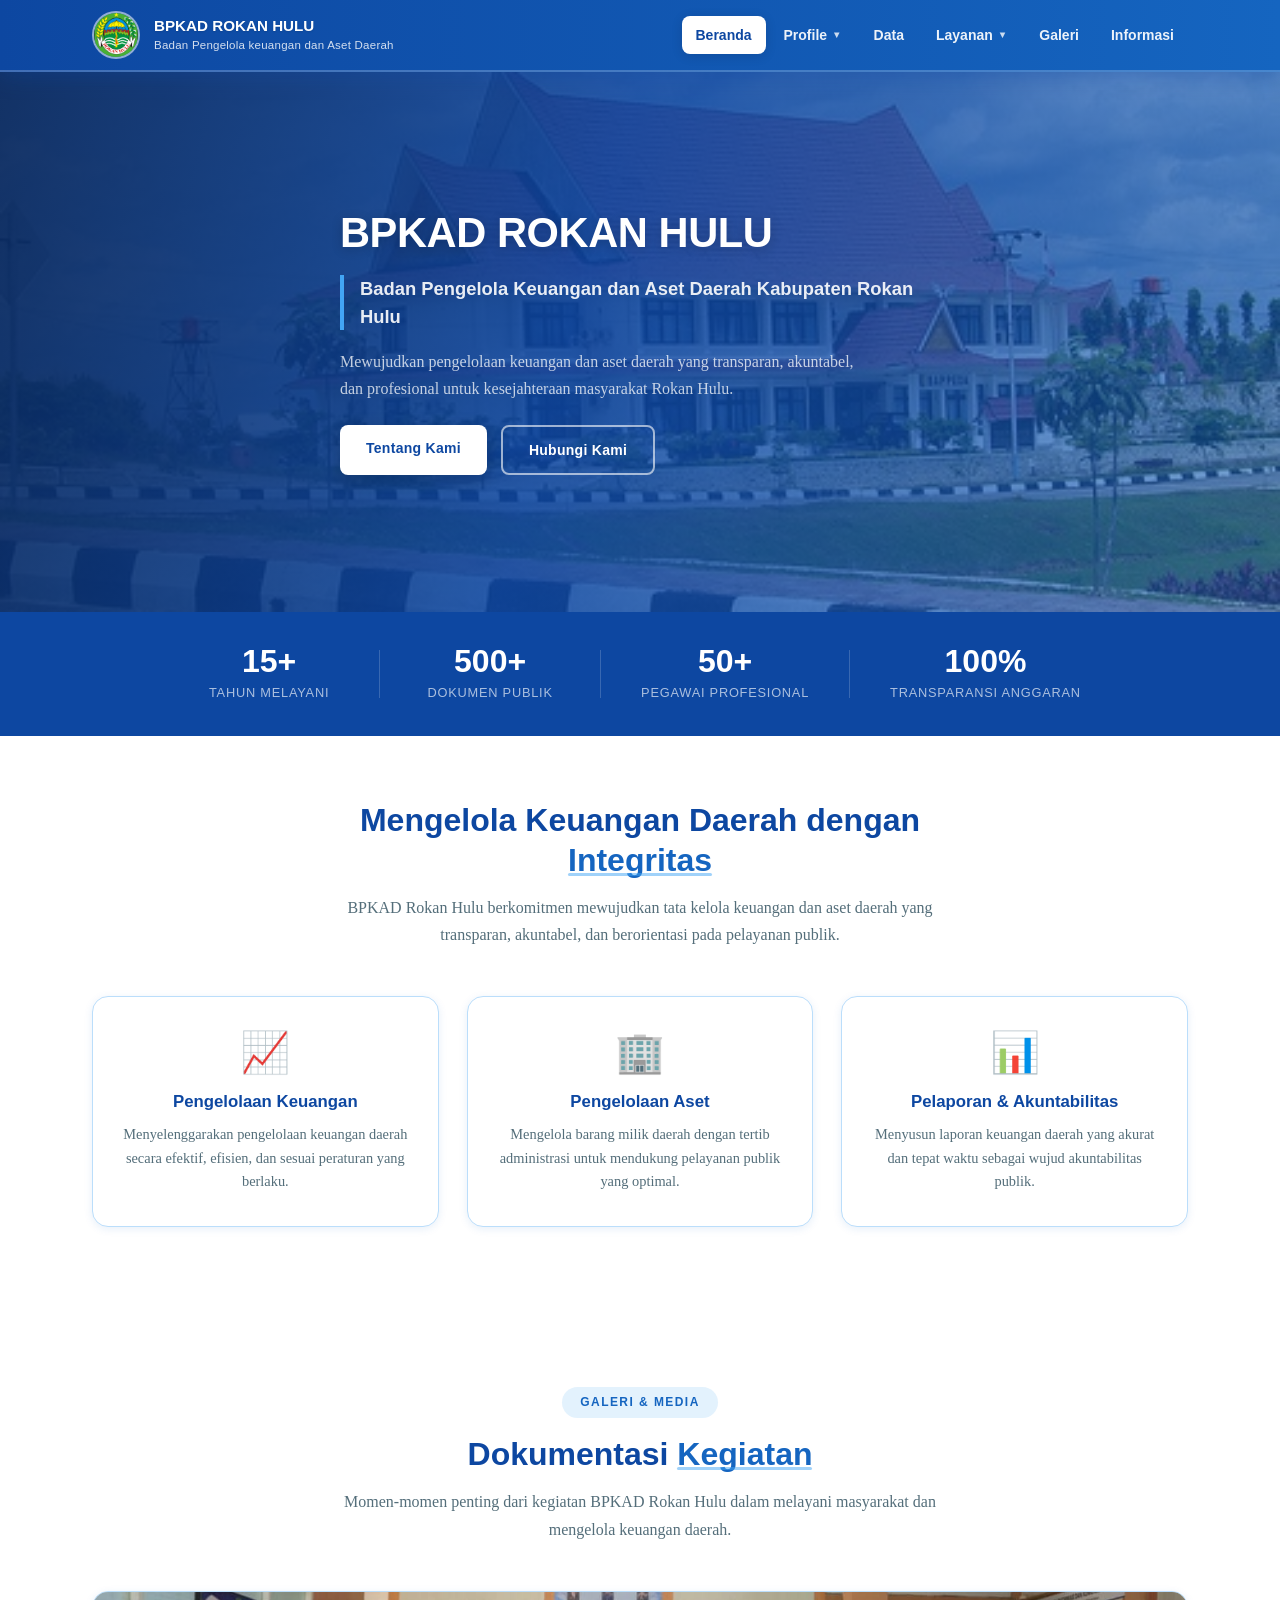
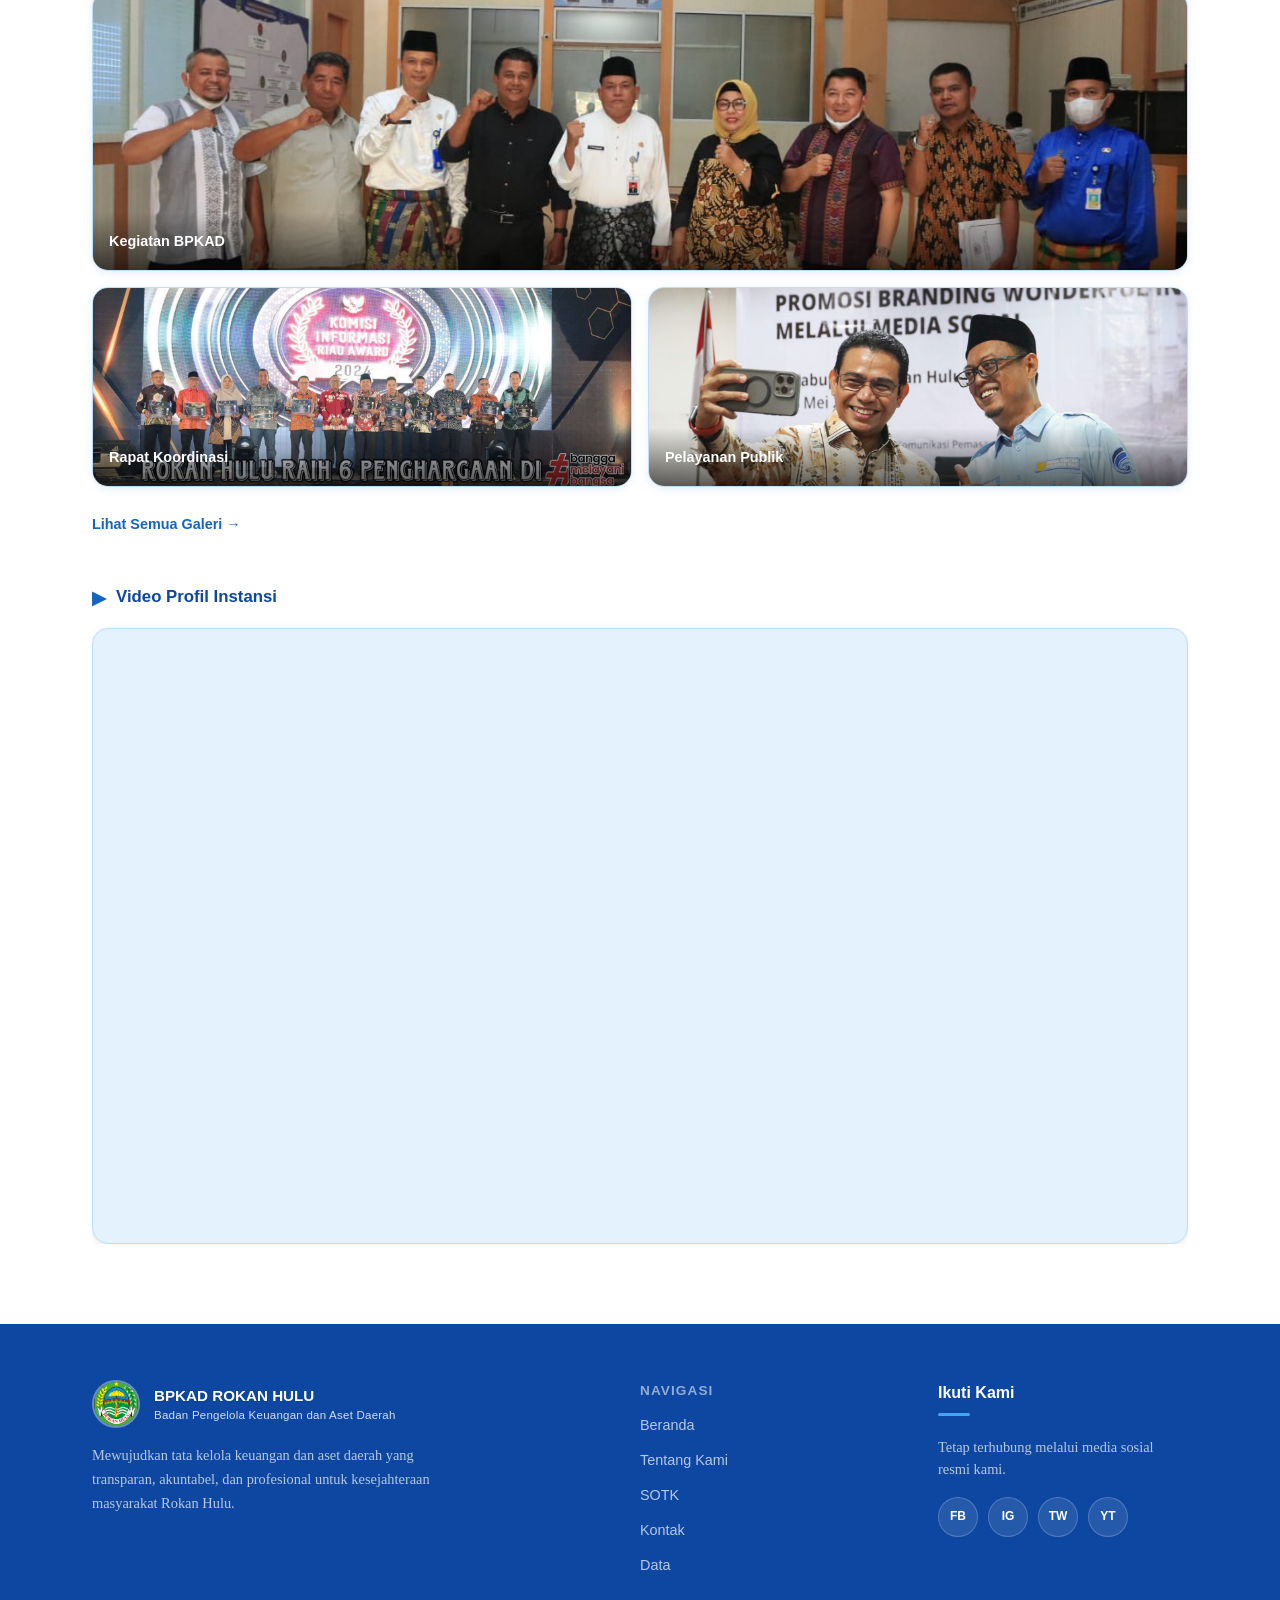
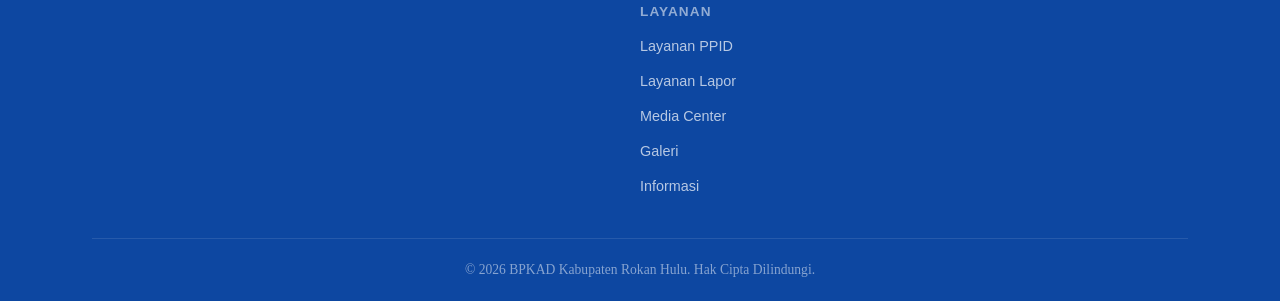
<file: index.html>
<!DOCTYPE html>
<html lang="id">
<head>
  <meta charset="UTF-8" />
  <meta http-equiv="refresh" content="0; url=beranda.html" />
  <title>BPKAD Rokan Hulu</title>
</head>
<body>
  <p>Mengalihkan ke <a href="beranda.html">Beranda</a>...</p>
</body>
</html>
</file>
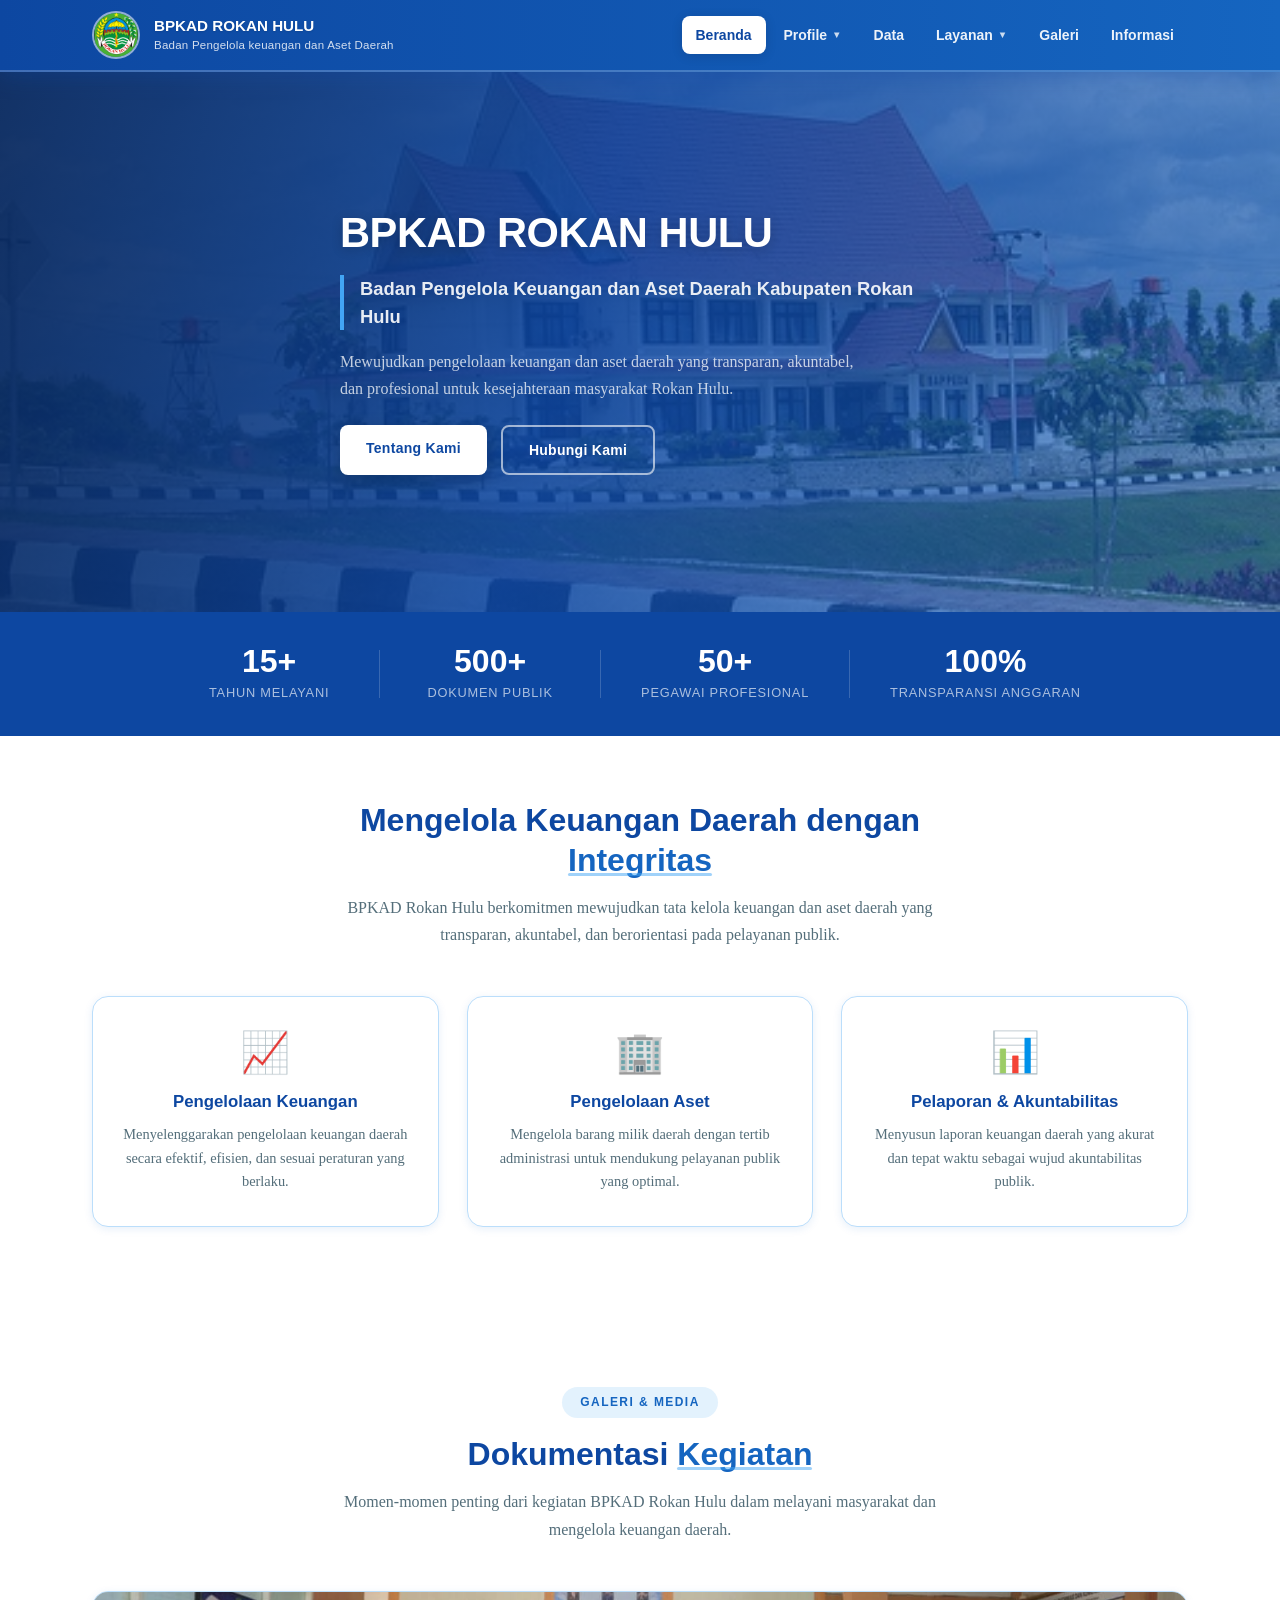
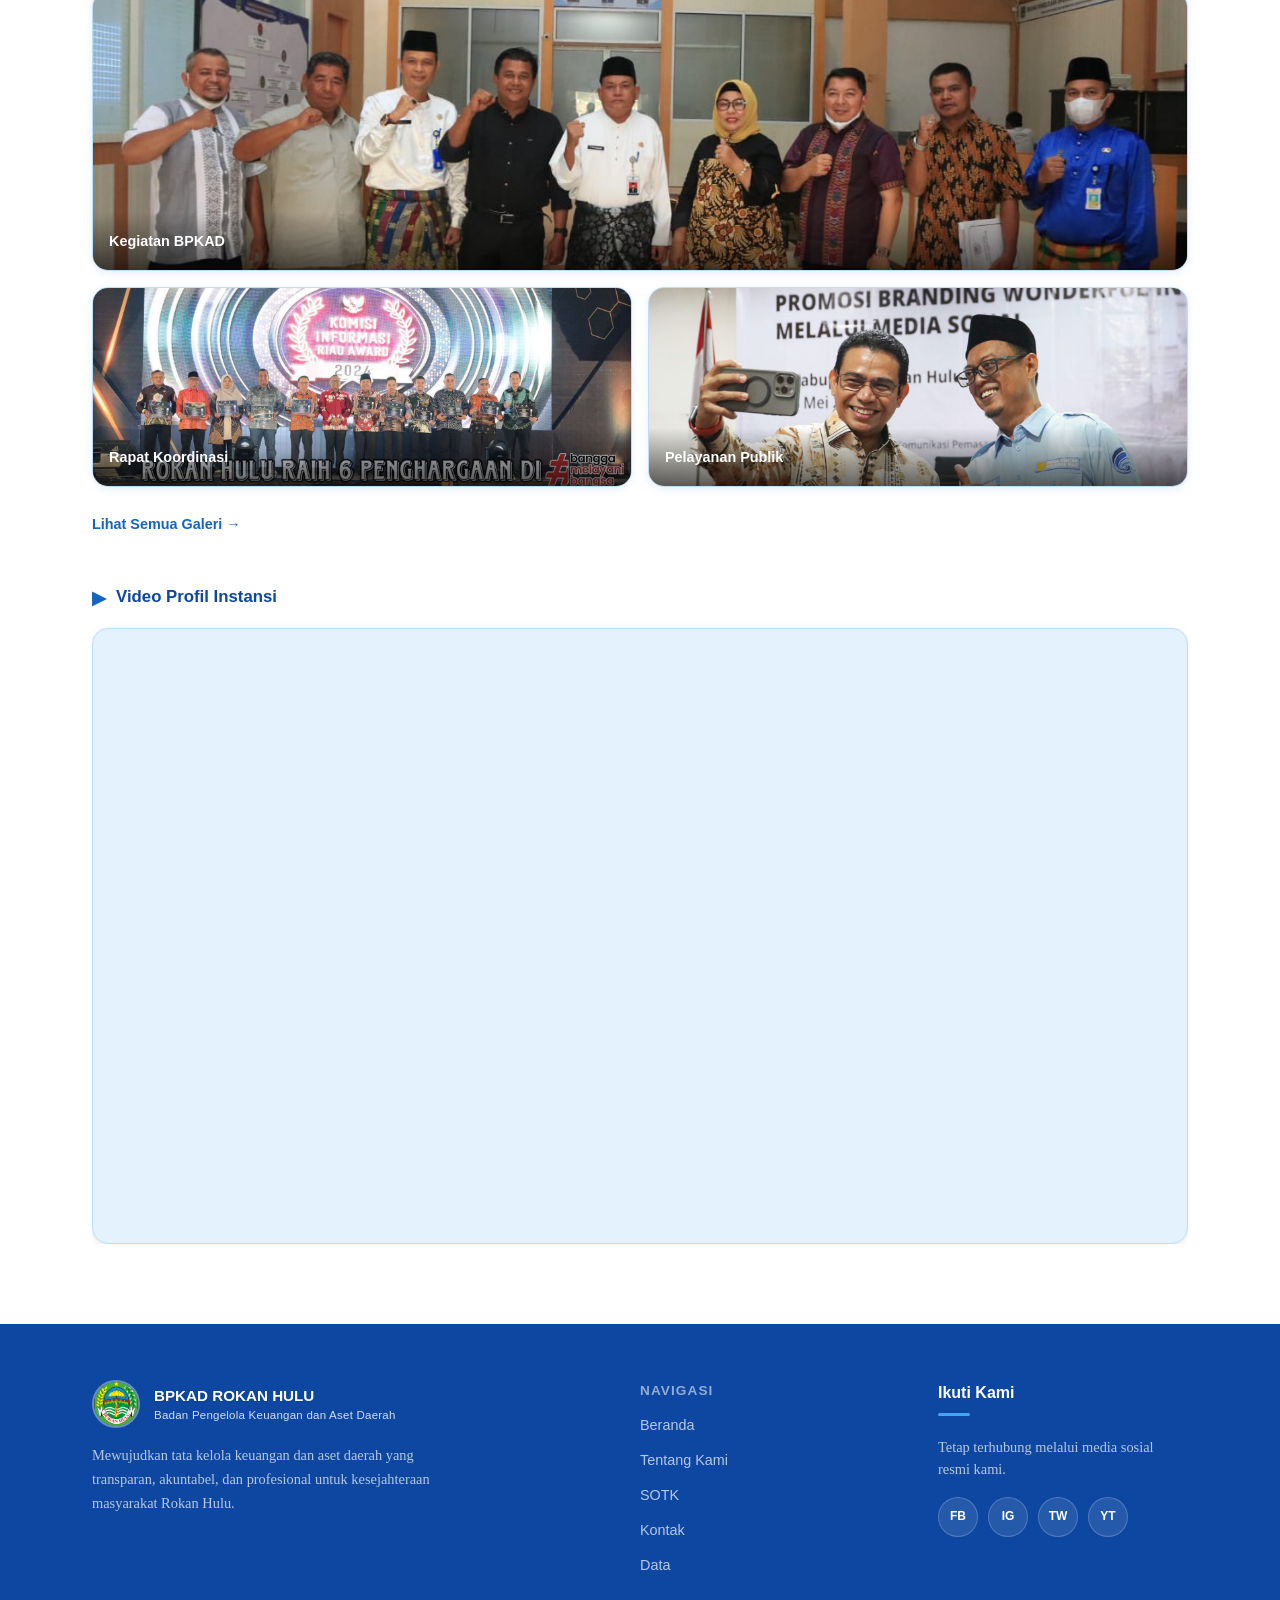
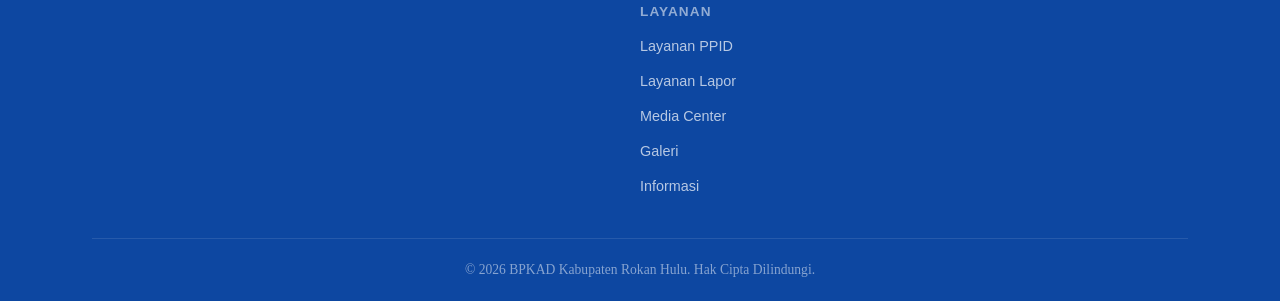
<file: beranda.html>
<!doctype html>
<html lang="id">
  <head>
    <meta charset="UTF-8" />
    <meta name="viewport" content="width=device-width, initial-scale=1.0" />
    <title>Beranda - Website Pemerintah</title>
    <link rel="stylesheet" href="beranda.css" />
  </head>
  <body>
    <!-- ===== NAVBAR ===== -->
    <header class="navbar">
      <div class="nav-container">
        <div class="nav-brand">
          <div class="logo-box">
            <img src="gambar/Rohul.png" alt="Logo" class="logo-img" />
          </div>
          <div class="brand-text-stack">
            <span class="brand-text">BPKAD ROKAN HULU</span>
            <span class="brand-tagline">Badan Pengelola keuangan dan Aset Daerah</span>
          </div>
        </div>

        <nav class="nav-menu">
          <ul class="nav-list">
            <li class="nav-item active"><a href="beranda.html">Beranda</a></li>

            <li class="nav-item has-dropdown">
              <a href="#">Profile <span class="arrow">&#9660;</span></a>
              <ul class="dropdown">
                <li><a href="tentangkami.html">Tentang Kami</a></li>
                <li><a href="sotk.html">SOTK</a></li>
                <li><a href="kontak.html">Kontak</a></li>
              </ul>
            </li>

            <li class="nav-item"><a href="data.html">Data</a></li>

            <li class="nav-item has-dropdown">
              <a href="#">Layanan <span class="arrow">&#9660;</span></a>
              <ul class="dropdown">
                <li><a href="l_ppid.html">Layanan PPID</a></li>
                <li><a href="l_lapor.html">Layanan Lapor</a></li>
                <li><a href="l_mediacenter.html">Layanan Media Center</a></li>
              </ul>
            </li>

            <li class="nav-item"><a href="galeri.html">Galeri</a></li>
            <li class="nav-item"><a href="informasi.html">Informasi</a></li>
          </ul>
        </nav>
      </div>
    </header>

    <!-- ===== MAIN CONTENT ===== -->
    <main>
      <!-- SECTION 1: Hero -->
      <section class="section hero-section">
        <div class="container">
          <div class="hero-content-left">
            <h1 class="hero-title">BPKAD ROKAN HULU</h1>
            <p class="hero-subtitle">
              Badan Pengelola Keuangan dan Aset Daerah Kabupaten Rokan Hulu
            </p>
            <p class="hero-desc">
              Mewujudkan pengelolaan keuangan dan aset daerah yang transparan,
              akuntabel, dan profesional untuk kesejahteraan masyarakat Rokan Hulu.
            </p>
            <div class="btn-group">
              <a href="tentangkami.html" class="btn btn-hero-primary">Tentang Kami</a>
              <a href="kontak.html" class="btn btn-hero-outline">Hubungi Kami</a>
            </div>
          </div>
        </div>
      </section>

      <!-- SECTION 2: Tentang & Layanan Unggulan -->
      <section class="section second-section">
        <!-- Stat Bar -->
        <div class="stat-bar">
          <div class="container">
            <div class="stat-row">
              <div class="stat-item">
                <span class="stat-number">15+</span>
                <span class="stat-label">Tahun Melayani</span>
              </div>
              <div class="stat-divider"></div>
              <div class="stat-item">
                <span class="stat-number">500+</span>
                <span class="stat-label">Dokumen Publik</span>
              </div>
              <div class="stat-divider"></div>
              <div class="stat-item">
                <span class="stat-number">50+</span>
                <span class="stat-label">Pegawai Profesional</span>
              </div>
              <div class="stat-divider"></div>
              <div class="stat-item">
                <span class="stat-number">100%</span>
                <span class="stat-label">Transparansi Anggaran</span>
              </div>
            </div>
          </div>
        </div>

        <!-- Konten Utama -->
        <div class="container">
          <div class="section-header">
            <h2 class="section-title">Mengelola Keuangan Daerah dengan <span class="text-accent">Integritas</span></h2>
            <p class="section-desc">
              BPKAD Rokan Hulu berkomitmen mewujudkan tata kelola keuangan dan aset daerah
              yang transparan, akuntabel, dan berorientasi pada pelayanan publik.
            </p>
          </div>

          <div class="feature-grid">
            <div class="feature-card">
              <div class="feature-icon">&#128200;</div>
              <h3 class="feature-title">Pengelolaan Keuangan</h3>
              <p class="feature-desc">Menyelenggarakan pengelolaan keuangan daerah secara efektif, efisien, dan sesuai peraturan yang berlaku.</p>
            </div>
            <div class="feature-card">
              <div class="feature-icon">&#127970;</div>
              <h3 class="feature-title">Pengelolaan Aset</h3>
              <p class="feature-desc">Mengelola barang milik daerah dengan tertib administrasi untuk mendukung pelayanan publik yang optimal.</p>
            </div>
            <div class="feature-card">
              <div class="feature-icon">&#128202;</div>
              <h3 class="feature-title">Pelaporan & Akuntabilitas</h3>
              <p class="feature-desc">Menyusun laporan keuangan daerah yang akurat dan tepat waktu sebagai wujud akuntabilitas publik.</p>
            </div>
          </div>
        </div>
      </section>

      <!-- SECTION 3: Galeri & Video -->
      <section class="section gallery-section">
        <div class="container">
          <!-- Header -->
          <div class="section-header">
            <span class="section-badge">Galeri & Media</span>
            <h2 class="section-title">Dokumentasi <span class="text-accent">Kegiatan</span></h2>
            <p class="section-desc">
              Momen-momen penting dari kegiatan BPKAD Rokan Hulu dalam melayani masyarakat
              dan mengelola keuangan daerah.
            </p>
          </div>

          <!-- Gallery Masonry -->
          <div class="gallery-masonry">
            <div class="gallery-item gallery-large">
              <img
                src="gambar/foto orang kantor.jpg"
                alt="Kegiatan Utama BPKAD"
              />
              <div class="gallery-overlay">
                <span class="gallery-caption">Kegiatan BPKAD</span>
              </div>
            </div>
            <div class="gallery-item gallery-small">
              <img
                src="gambar/d1g54pvjvz4s558.jpeg"
                alt="Rapat Koordinasi"
              />
              <div class="gallery-overlay">
                <span class="gallery-caption">Rapat Koordinasi</span>
              </div>
            </div>
            <div class="gallery-item gallery-small">
              <img
                src="gambar/1778081408254724-0.jpg"
                alt="Pelayanan Publik"
              />
              <div class="gallery-overlay">
                <span class="gallery-caption">Pelayanan Publik</span>
              </div>
            </div>
          </div>

          <a href="galeri.html" class="gallery-view-all">
            Lihat Semua Galeri &rarr;
          </a>

          <!-- Video -->
          <div class="video-section">
            <div class="video-label">
              <span class="video-icon">&#9654;</span>
              Video Profil Instansi
            </div>
            <div class="video-wrap">
              <iframe
                class="youtube-frame"
                src="https://www.youtube.com/embed/eSZKW0zIrtw"
                title="Video Profil Instansi"
                loading="lazy"
                allow="
                  accelerometer;
                  autoplay;
                  clipboard-write;
                  encrypted-media;
                  gyroscope;
                  picture-in-picture;
                  web-share;
                "
                referrerpolicy="strict-origin-when-cross-origin"
                allowfullscreen
              ></iframe>
            </div>
          </div>
        </div>
      </section>
    </main>

    <!-- ===== FOOTER ===== -->
  <footer class="footer">
    <div class="footer-inner">
      <div class="footer-grid">
        <!-- Kolom 1: Brand -->
        <div class="footer-brand-col">
          <div class="footer-brand">
            <div class="logo-box footer-logo">
              <img src="gambar/Rohul.png" alt="Logo Footer" class="logo-img" />
            </div>
            <div class="brand-text-stack">
              <span class="brand-text">BPKAD ROKAN HULU</span>
              <span class="brand-tagline">Badan Pengelola Keuangan dan Aset Daerah</span>
            </div>
          </div>
          <p class="footer-desc">Mewujudkan tata kelola keuangan dan aset daerah yang transparan, akuntabel, dan profesional untuk kesejahteraan masyarakat Rokan Hulu.</p>
        </div>
        <!-- Kolom 2: Navigasi -->
        <div class="footer-nav-col">
          <div class="footer-link-group">
            <span class="footer-link-group-title">Navigasi</span>
            <div class="footer-links">
              <a href="beranda.html">Beranda</a>
              <a href="tentangkami.html">Tentang Kami</a>
              <a href="sotk.html">SOTK</a>
              <a href="kontak.html">Kontak</a>
              <a href="data.html">Data</a>
            </div>
          </div>
          <div class="footer-link-group">
            <span class="footer-link-group-title">Layanan</span>
            <div class="footer-links">
              <a href="l_ppid.html">Layanan PPID</a>
              <a href="l_lapor.html">Layanan Lapor</a>
              <a href="l_mediacenter.html">Media Center</a>
              <a href="galeri.html">Galeri</a>
              <a href="informasi.html">Informasi</a>
            </div>
          </div>
        </div>
        <!-- Kolom 3: Media Sosial -->
        <div class="footer-social-col">
          <h3 class="footer-heading">Ikuti Kami</h3>
          <p class="footer-social-desc">Tetap terhubung melalui media sosial resmi kami.</p>
          <div class="social-icons">
            <a href="#" class="social-link" title="Facebook">FB</a>
            <a href="#" class="social-link" title="Instagram">IG</a>
            <a href="#" class="social-link" title="Twitter">TW</a>
            <a href="#" class="social-link" title="YouTube">YT</a>
          </div>
        </div>
      </div>

      <div class="footer-bottom">
        <p>&copy; 2026 BPKAD Kabupaten Rokan Hulu. Hak Cipta Dilindungi.</p>
      </div>
    </div>
  </footer>
  </body>
</html>
</file>
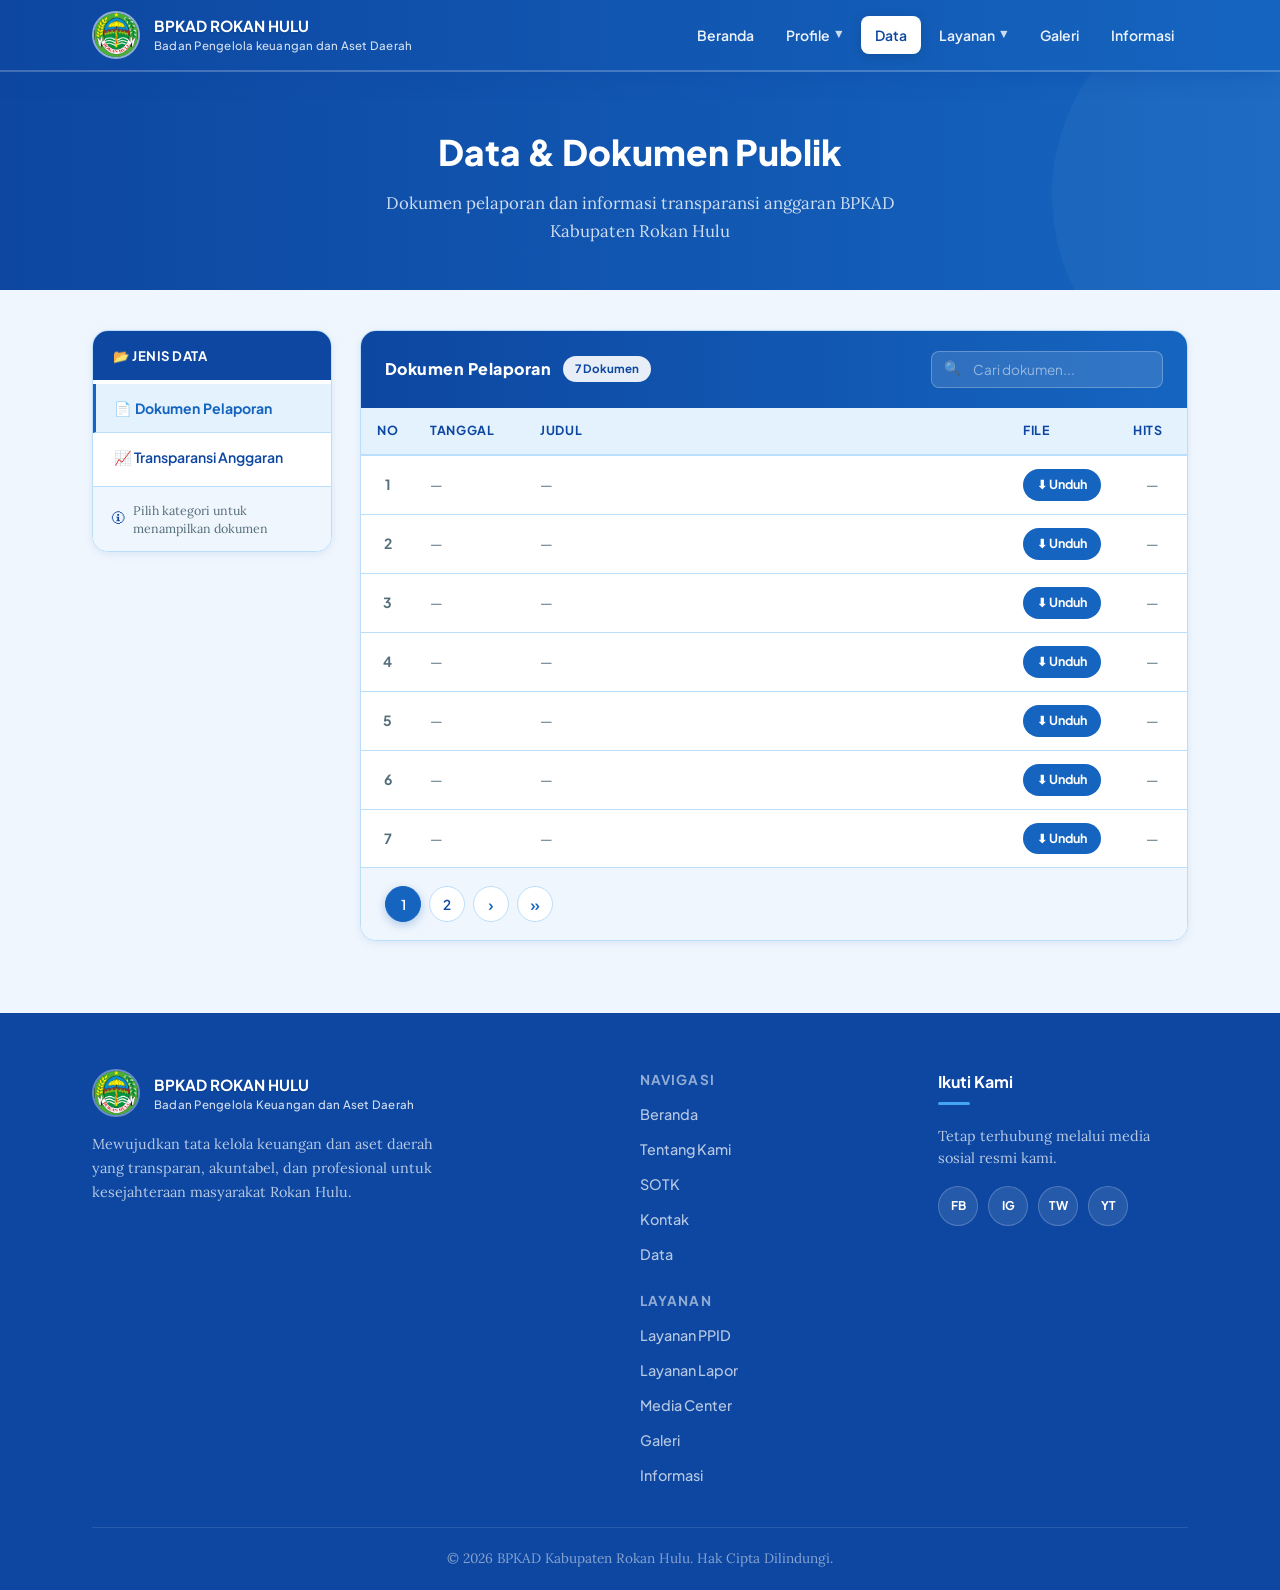
<file: data.html>
<!DOCTYPE html>
<html lang="id">
<head>
  <meta charset="UTF-8" />
  <meta name="viewport" content="width=device-width, initial-scale=1.0" />
  <title>Data - Website Pemerintah</title>
  <link rel="stylesheet" href="beranda.css" />
  <link rel="stylesheet" href="tentangkami.css" />
  <link rel="stylesheet" href="data.css" />
  <link href="https://fonts.googleapis.com/css2?family=Plus+Jakarta+Sans:wght@400;500;600;700;800&family=Lora:wght@400;600&display=swap" rel="stylesheet" />
</head>
<body>

  <!-- ===== NAVBAR ===== -->
  <header class="navbar">
    <div class="nav-container">
      <div class="nav-brand">
        <div class="logo-box">
          <img src="gambar/Rohul.png" alt="Logo" class="logo-img" />
        </div>
        <div class="brand-text-stack">
            <span class="brand-text">BPKAD ROKAN HULU</span>
            <span class="brand-tagline">Badan Pengelola keuangan dan Aset Daerah</span>
          </div>
      </div>
      <nav class="nav-menu">
        <ul class="nav-list">
          <li class="nav-item"><a href="beranda.html">Beranda</a></li>
          <li class="nav-item has-dropdown">
            <a href="#">Profile <span class="arrow">&#9660;</span></a>
            <ul class="dropdown">
              <li><a href="tentangkami.html">Tentang Kami</a></li>
              <li><a href="sotk.html">SOTK</a></li>
              <li><a href="kontak.html">Kontak</a></li>
            </ul>
          </li>
          <li class="nav-item active"><a href="data.html">Data</a></li>
          <li class="nav-item has-dropdown">
            <a href="#">Layanan <span class="arrow">&#9660;</span></a>
            <ul class="dropdown">
              <li><a href="l_ppid.html">Layanan PPID</a></li>
              <li><a href="l_lapor.html">Layanan Lapor</a></li>
              <li><a href="l_mediacenter.html">Layanan Media Center</a></li>
            </ul>
          </li>
          <li class="nav-item"><a href="galeri.html">Galeri</a></li>
          <li class="nav-item"><a href="informasi.html">Informasi</a></li>
        </ul>
      </nav>
    </div>
  </header>

  <!-- ===== MAIN CONTENT ===== -->
  <main class="data-main">

    <!-- Hero Header -->
    <div class="data-hero">
      <div class="container">
        <h1 class="data-hero-title">Data & Dokumen Publik</h1>
        <p class="data-hero-desc">Dokumen pelaporan dan informasi transparansi anggaran BPKAD Kabupaten Rokan Hulu</p>
      </div>
    </div>

    <div class="container data-wrap">
      <div class="data-layout">

        <!-- ====== SIDEBAR KIRI: Jenis Data ====== -->
        <aside class="data-sidebar">
          <div class="sidebar-title">&#128194; Jenis Data</div>
          <ul class="sidebar-menu">
            <li class="sidebar-item active">
              &#128196; Dokumen Pelaporan
            </li>
            <li class="sidebar-item">
              &#128200; Transparansi Anggaran
            </li>
          </ul>
          <div class="sidebar-info">
            <span class="sidebar-info-icon">&#128712;</span>
            <span class="sidebar-info-text">Pilih kategori untuk menampilkan dokumen</span>
          </div>
        </aside>

        <!-- ====== KONTEN KANAN: Tabel Dokumen ====== -->
        <section class="data-content">
          <div class="table-header-bar">
            <div class="table-header-left">
              <h2 class="table-title">Dokumen Pelaporan</h2>
              <span class="table-count">7 Dokumen</span>
            </div>
            <div class="table-search">
              <span class="search-icon">&#128269;</span>
              <input type="search" placeholder="Cari dokumen..." class="search-input" name="q" />
            </div>
          </div>

          <div class="table-wrap">
            <table class="data-table" id="dataTable">
              <thead>
                <tr>
                  <th class="col-no">No</th>
                  <th class="col-tanggal">Tanggal</th>
                  <th class="col-judul">Judul</th>
                  <th class="col-file">File</th>
                  <th class="col-hits">Hits</th>
                </tr>
              </thead>
              <tbody id="tableBody">
                <tr class="data-row">
                  <td class="col-no">1</td>
                  <td class="col-tanggal">—</td>
                  <td class="col-judul">—</td>
                  <td class="col-file"><a href="#" class="file-link">&#11015; Unduh</a></td>
                  <td class="col-hits">—</td>
                </tr>
                <tr class="data-row">
                  <td class="col-no">2</td>
                  <td class="col-tanggal">—</td>
                  <td class="col-judul">—</td>
                  <td class="col-file"><a href="#" class="file-link">&#11015; Unduh</a></td>
                  <td class="col-hits">—</td>
                </tr>
                <tr class="data-row">
                  <td class="col-no">3</td>
                  <td class="col-tanggal">—</td>
                  <td class="col-judul">—</td>
                  <td class="col-file"><a href="#" class="file-link">&#11015; Unduh</a></td>
                  <td class="col-hits">—</td>
                </tr>
                <tr class="data-row">
                  <td class="col-no">4</td>
                  <td class="col-tanggal">—</td>
                  <td class="col-judul">—</td>
                  <td class="col-file"><a href="#" class="file-link">&#11015; Unduh</a></td>
                  <td class="col-hits">—</td>
                </tr>
                <tr class="data-row">
                  <td class="col-no">5</td>
                  <td class="col-tanggal">—</td>
                  <td class="col-judul">—</td>
                  <td class="col-file"><a href="#" class="file-link">&#11015; Unduh</a></td>
                  <td class="col-hits">—</td>
                </tr>
                <tr class="data-row">
                  <td class="col-no">6</td>
                  <td class="col-tanggal">—</td>
                  <td class="col-judul">—</td>
                  <td class="col-file"><a href="#" class="file-link">&#11015; Unduh</a></td>
                  <td class="col-hits">—</td>
                </tr>
                <tr class="data-row">
                  <td class="col-no">7</td>
                  <td class="col-tanggal">—</td>
                  <td class="col-judul">—</td>
                  <td class="col-file"><a href="#" class="file-link">&#11015; Unduh</a></td>
                  <td class="col-hits">—</td>
                </tr>
              </tbody>
            </table>
          </div>

          <!-- Pagination -->
          <nav class="pagination" aria-label="Navigasi halaman">
            <span class="page-btn active" aria-current="page">1</span>
            <a href="#" class="page-btn">2</a>
            <a href="#" class="page-btn nav-btn" aria-label="Berikutnya">&#8250;</a>
            <a href="#" class="page-btn nav-btn" aria-label="Terakhir">&#187;</a>
          </nav>

        </section>
      </div>
    </div>
  </main>

  <!-- ===== FOOTER ===== -->
  <footer class="footer">
    <div class="footer-inner">
      <div class="footer-grid">
        <!-- Kolom 1: Brand -->
        <div class="footer-brand-col">
          <div class="footer-brand">
            <div class="logo-box footer-logo">
              <img src="gambar/Rohul.png" alt="Logo Footer" class="logo-img" />
            </div>
            <div class="brand-text-stack">
              <span class="brand-text">BPKAD ROKAN HULU</span>
              <span class="brand-tagline">Badan Pengelola Keuangan dan Aset Daerah</span>
            </div>
          </div>
          <p class="footer-desc">Mewujudkan tata kelola keuangan dan aset daerah yang transparan, akuntabel, dan profesional untuk kesejahteraan masyarakat Rokan Hulu.</p>
        </div>

        <!-- Kolom 2: Navigasi -->
        <div class="footer-nav-col">
          <div class="footer-link-group">
            <span class="footer-link-group-title">Navigasi</span>
            <div class="footer-links">
              <a href="beranda.html">Beranda</a>
              <a href="tentangkami.html">Tentang Kami</a>
              <a href="sotk.html">SOTK</a>
              <a href="kontak.html">Kontak</a>
              <a href="data.html">Data</a>
            </div>
          </div>
          <div class="footer-link-group">
            <span class="footer-link-group-title">Layanan</span>
            <div class="footer-links">
              <a href="l_ppid.html">Layanan PPID</a>
              <a href="l_lapor.html">Layanan Lapor</a>
              <a href="l_mediacenter.html">Media Center</a>
              <a href="galeri.html">Galeri</a>
              <a href="informasi.html">Informasi</a>
            </div>
          </div>
        </div>

        <!-- Kolom 3: Media Sosial -->
        <div class="footer-social-col">
          <h3 class="footer-heading">Ikuti Kami</h3>
          <p class="footer-social-desc">Tetap terhubung melalui media sosial resmi kami.</p>
          <div class="social-icons">
            <a href="#" class="social-link" title="Facebook">FB</a>
            <a href="#" class="social-link" title="Instagram">IG</a>
            <a href="#" class="social-link" title="Twitter">TW</a>
            <a href="#" class="social-link" title="YouTube">YT</a>
          </div>
        </div>
      </div>

      <div class="footer-bottom">
        <p>&copy; 2026 BPKAD Kabupaten Rokan Hulu. Hak Cipta Dilindungi.</p>
      </div>
    </div>
  </footer>

</body>
</html>
</file>
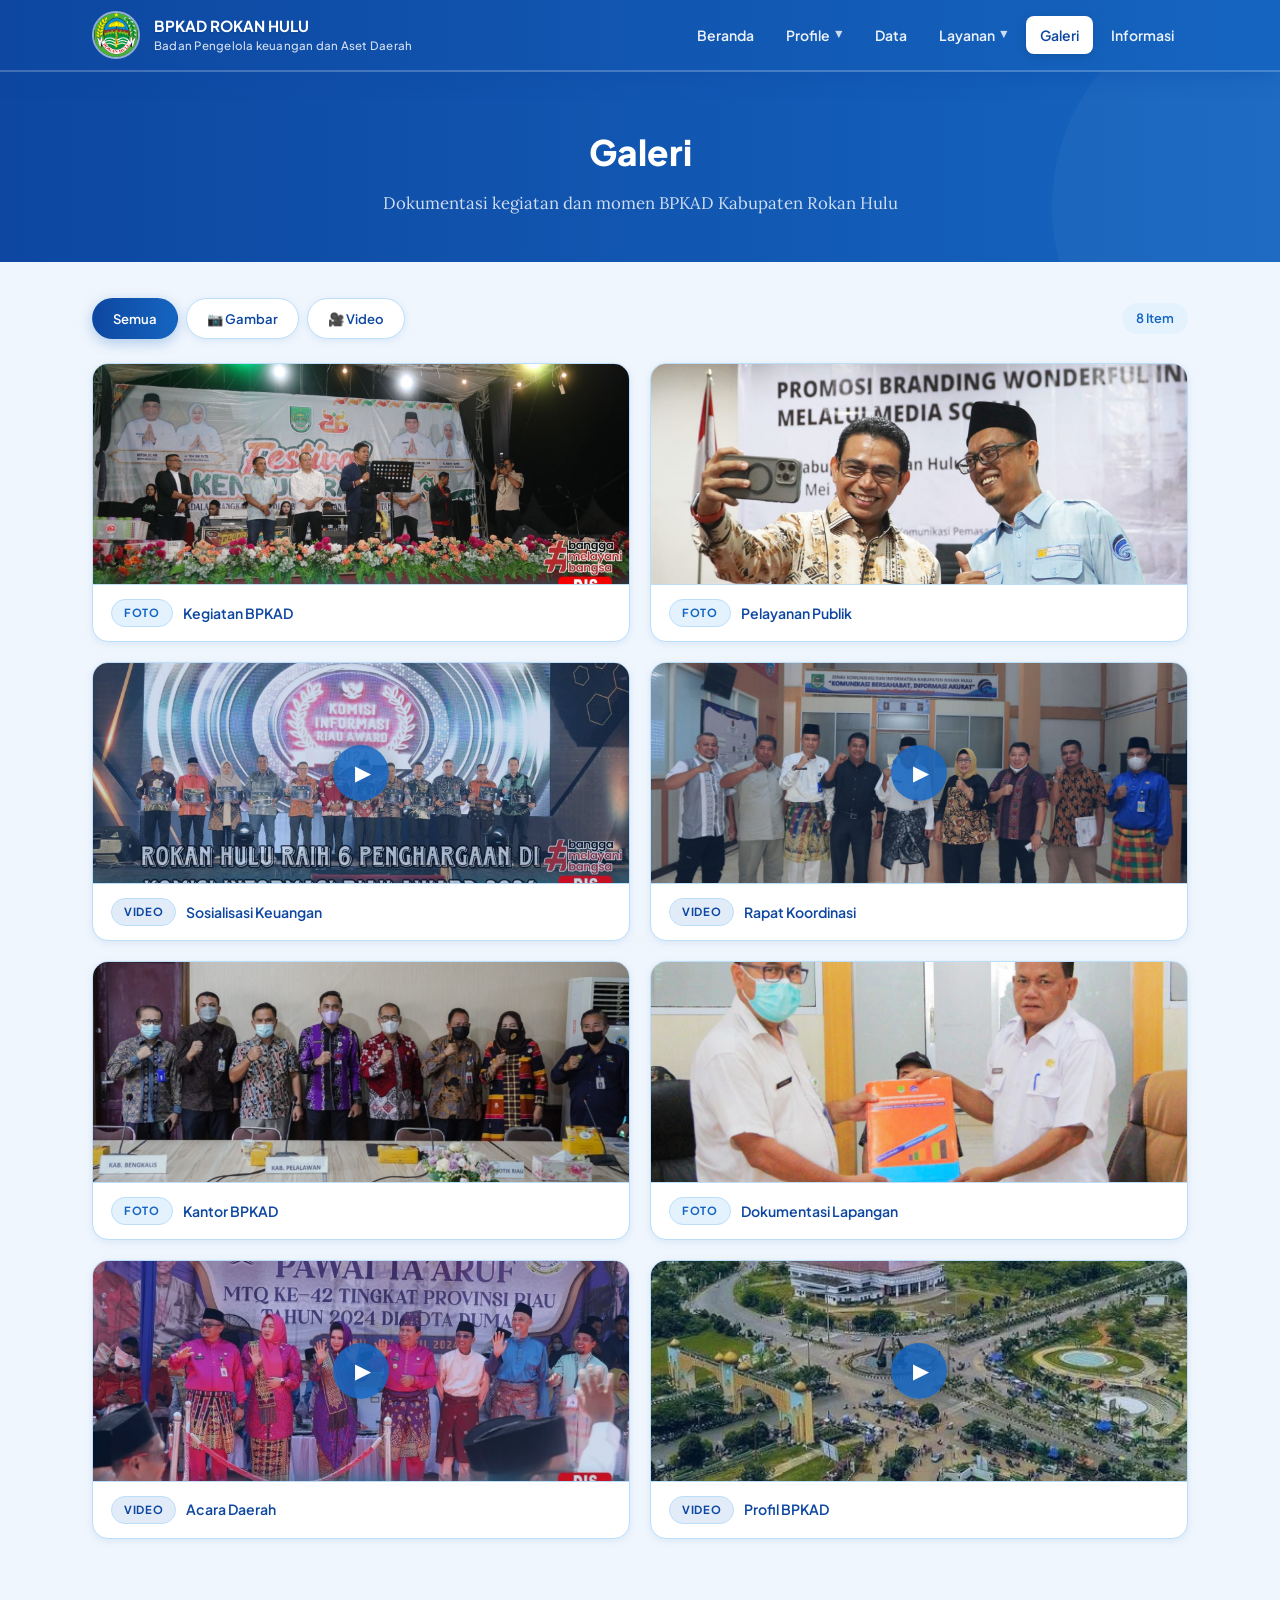
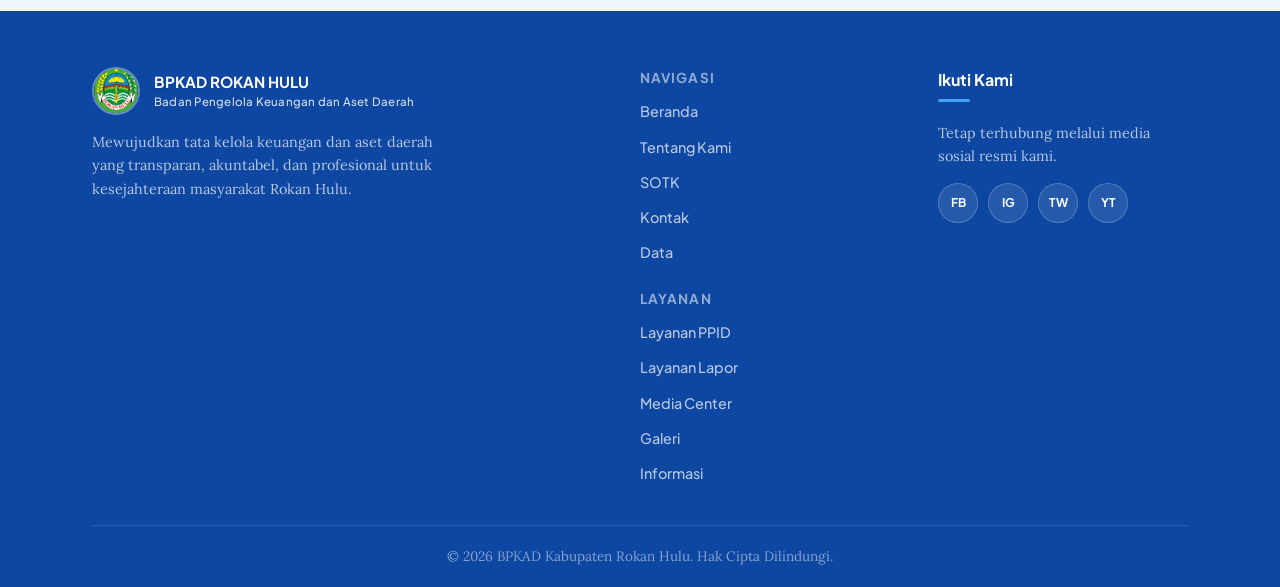
<file: galeri.html>
<!DOCTYPE html>
<html lang="id">
<head>
  <meta charset="UTF-8" />
  <meta name="viewport" content="width=device-width, initial-scale=1.0" />
  <title>Galeri - BPKAD Rokan Hulu</title>
  <link rel="stylesheet" href="beranda.css" />
  <link rel="stylesheet" href="tentangkami.css" />
  <link rel="stylesheet" href="galeri.css" />
  <link href="https://fonts.googleapis.com/css2?family=Plus+Jakarta+Sans:wght@400;500;600;700;800&family=Lora:wght@400;600&display=swap" rel="stylesheet" />
</head>
<body>

  <!-- ===== NAVBAR ===== -->
  <header class="navbar">
    <div class="nav-container">
      <div class="nav-brand">
        <div class="logo-box">
          <img src="gambar/Rohul.png" alt="Logo" class="logo-img" />
        </div>
        <div class="brand-text-stack">
          <span class="brand-text">BPKAD ROKAN HULU</span>
          <span class="brand-tagline">Badan Pengelola keuangan dan Aset Daerah</span>
        </div>
      </div>
      <nav class="nav-menu">
        <ul class="nav-list">
          <li class="nav-item"><a href="beranda.html">Beranda</a></li>
          <li class="nav-item has-dropdown">
            <a href="#">Profile <span class="arrow">&#9660;</span></a>
            <ul class="dropdown">
              <li><a href="tentangkami.html">Tentang Kami</a></li>
              <li><a href="sotk.html">SOTK</a></li>
              <li><a href="kontak.html">Kontak</a></li>
            </ul>
          </li>
          <li class="nav-item"><a href="data.html">Data</a></li>
          <li class="nav-item has-dropdown">
            <a href="#">Layanan <span class="arrow">&#9660;</span></a>
            <ul class="dropdown">
              <li><a href="l_ppid.html">Layanan PPID</a></li>
              <li><a href="l_lapor.html">Layanan Lapor</a></li>
              <li><a href="l_mediacenter.html">Layanan Media Center</a></li>
            </ul>
          </li>
          <li class="nav-item active"><a href="galeri.html">Galeri</a></li>
          <li class="nav-item"><a href="informasi.html">Informasi</a></li>
        </ul>
      </nav>
    </div>
  </header>

  <!-- ===== MAIN CONTENT ===== -->
  <main class="galeri-main">

    <!-- Hero Header -->
    <div class="galeri-hero">
      <div class="container">
        <h1 class="galeri-hero-title">Galeri</h1>
        <p class="galeri-hero-desc">Dokumentasi kegiatan dan momen BPKAD Kabupaten Rokan Hulu</p>
      </div>
    </div>

    <div class="container galeri-wrap">

      <!-- Filter Tabs -->
      <div class="galeri-toolbar">
        <div class="filter-tabs" role="group" aria-label="Kategori galeri">
          <span class="filter-btn active">Semua</span>
          <span class="filter-btn">&#128247; Gambar</span>
          <span class="filter-btn">&#127909; Video</span>
        </div>
        <span class="galeri-count">8 Item</span>
      </div>

      <!-- Grid Galeri -->
      <div class="galeri-grid" id="galeriGrid">

        <div class="galeri-card" data-type="gambar">
          <div class="card-media">
            <img src="gambar/118a828f-8c17-45fe-8c15-92838524e173.jpeg" alt="Gambar Galeri 1" />
          </div>
          <div class="card-info">
            <span class="card-tag gambar-tag">Foto</span>
            <span class="card-caption">Kegiatan BPKAD</span>
          </div>
        </div>

        <div class="galeri-card" data-type="gambar">
          <div class="card-media">
            <img src="gambar/1778081408254724-0.jpg" alt="Gambar Galeri 2" />
          </div>
          <div class="card-info">
            <span class="card-tag gambar-tag">Foto</span>
            <span class="card-caption">Pelayanan Publik</span>
          </div>
        </div>

        <div class="galeri-card" data-type="video">
          <div class="card-media video-card">
            <img src="gambar/d1g54pvjvz4s558.jpeg" alt="Video 1" />
            <div class="play-btn">&#9654;</div>
          </div>
          <div class="card-info">
            <span class="card-tag video-tag">Video</span>
            <span class="card-caption">Sosialisasi Keuangan</span>
          </div>
        </div>

        <div class="galeri-card" data-type="video">
          <div class="card-media video-card">
            <img src="gambar/foto orang kantor.jpg" alt="Video 2" />
            <div class="play-btn">&#9654;</div>
          </div>
          <div class="card-info">
            <span class="card-tag video-tag">Video</span>
            <span class="card-caption">Rapat Koordinasi</span>
          </div>
        </div>

        <div class="galeri-card" data-type="gambar">
          <div class="card-media">
            <img src="gambar/IMG_20220224_171028.jpg" alt="Gambar Galeri 3" />
          </div>
          <div class="card-info">
            <span class="card-tag gambar-tag">Foto</span>
            <span class="card-caption">Kantor BPKAD</span>
          </div>
        </div>

        <div class="galeri-card" data-type="gambar">
          <div class="card-media">
            <img src="gambar/IMG-20220224-WA0006.jpg" alt="Gambar Galeri 4" />
          </div>
          <div class="card-info">
            <span class="card-tag gambar-tag">Foto</span>
            <span class="card-caption">Dokumentasi Lapangan</span>
          </div>
        </div>

        <div class="galeri-card" data-type="video">
          <div class="card-media video-card">
            <img src="gambar/rokan-hulu-rombongan-pawai-yang-dit79.webp" alt="Video 3" />
            <div class="play-btn">&#9654;</div>
          </div>
          <div class="card-info">
            <span class="card-tag video-tag">Video</span>
            <span class="card-caption">Acara Daerah</span>
          </div>
        </div>

        <div class="galeri-card" data-type="video">
          <div class="card-media video-card">
            <img src="gambar/gambar kantor rokan hulu.webp" alt="Video 4" />
            <div class="play-btn">&#9654;</div>
          </div>
          <div class="card-info">
            <span class="card-tag video-tag">Video</span>
            <span class="card-caption">Profil BPKAD</span>
          </div>
        </div>

      </div>
    </div>
  </main>

  <!-- ===== FOOTER ===== -->
  <footer class="footer">
    <div class="footer-inner">
      <div class="footer-grid">
        <div class="footer-brand-col">
          <div class="footer-brand">
            <div class="logo-box footer-logo">
              <img src="gambar/Rohul.png" alt="Logo Footer" class="logo-img" />
            </div>
            <div class="brand-text-stack">
              <span class="brand-text">BPKAD ROKAN HULU</span>
              <span class="brand-tagline">Badan Pengelola Keuangan dan Aset Daerah</span>
            </div>
          </div>
          <p class="footer-desc">Mewujudkan tata kelola keuangan dan aset daerah yang transparan, akuntabel, dan profesional untuk kesejahteraan masyarakat Rokan Hulu.</p>
        </div>
        <!-- Kolom 2: Navigasi -->
        <div class="footer-nav-col">
          <div class="footer-link-group">
            <span class="footer-link-group-title">Navigasi</span>
            <div class="footer-links">
              <a href="beranda.html">Beranda</a>
              <a href="tentangkami.html">Tentang Kami</a>
              <a href="sotk.html">SOTK</a>
              <a href="kontak.html">Kontak</a>
              <a href="data.html">Data</a>
            </div>
          </div>
          <div class="footer-link-group">
            <span class="footer-link-group-title">Layanan</span>
            <div class="footer-links">
              <a href="l_ppid.html">Layanan PPID</a>
              <a href="l_lapor.html">Layanan Lapor</a>
              <a href="l_mediacenter.html">Media Center</a>
              <a href="galeri.html">Galeri</a>
              <a href="informasi.html">Informasi</a>
            </div>
          </div>
        </div>
        <div class="footer-social-col">
          <h3 class="footer-heading">Ikuti Kami</h3>
          <p class="footer-social-desc">Tetap terhubung melalui media sosial resmi kami.</p>
          <div class="social-icons">
            <a href="#" class="social-link" title="Facebook">FB</a>
            <a href="#" class="social-link" title="Instagram">IG</a>
            <a href="#" class="social-link" title="Twitter">TW</a>
            <a href="#" class="social-link" title="YouTube">YT</a>
          </div>
        </div>
      </div>
      <div class="footer-bottom">
        <p>&copy; 2026 BPKAD Kabupaten Rokan Hulu. Hak Cipta Dilindungi.</p>
      </div>
    </div>
  </footer>

</body>
</html>
</file>
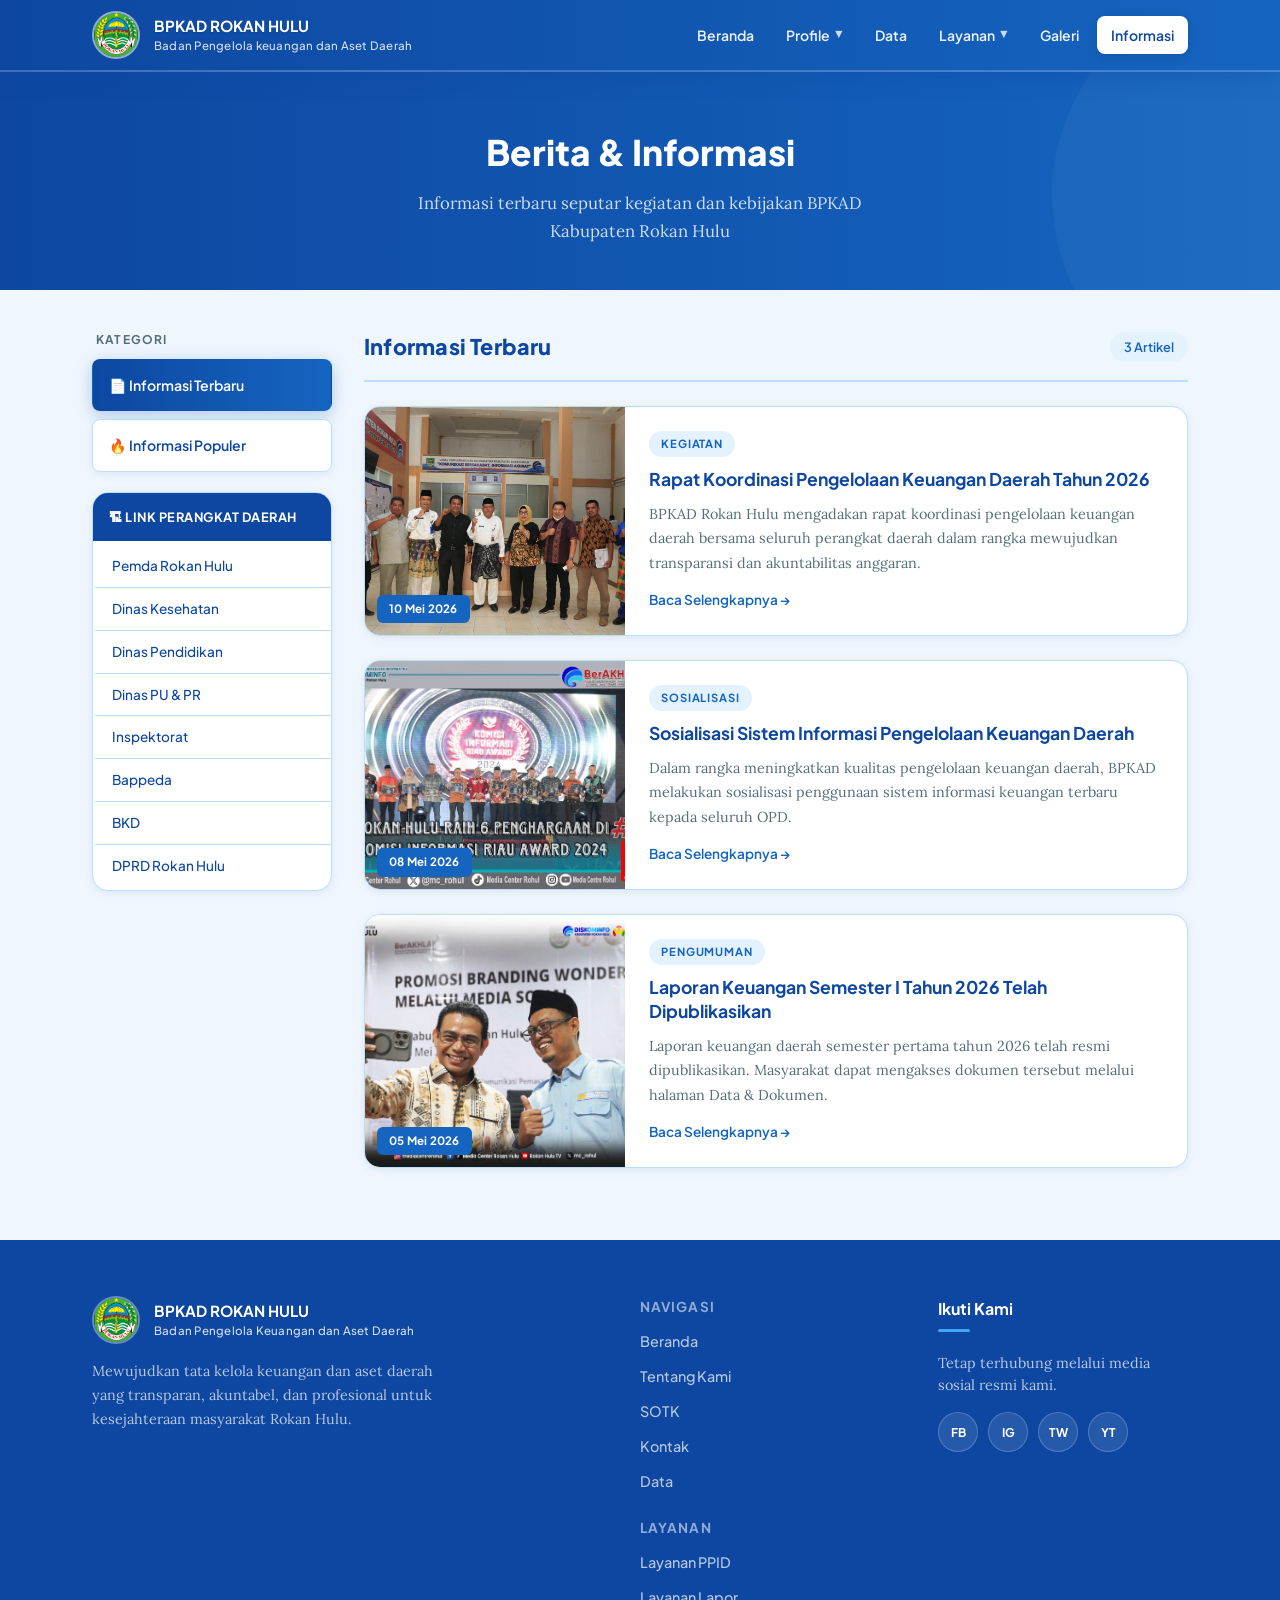
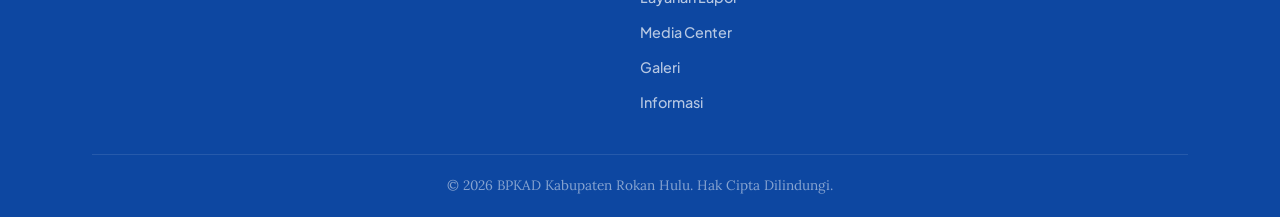
<file: informasi.html>
<!DOCTYPE html>
<html lang="id">
<head>
  <meta charset="UTF-8" />
  <meta name="viewport" content="width=device-width, initial-scale=1.0" />
  <title>Informasi - Website Pemerintah</title>
  <link rel="stylesheet" href="beranda.css" />
  <link rel="stylesheet" href="tentangkami.css" />
  <link rel="stylesheet" href="informasi.css" />
  <link href="https://fonts.googleapis.com/css2?family=Plus+Jakarta+Sans:wght@400;500;600;700;800&family=Lora:wght@400;600&display=swap" rel="stylesheet" />
</head>
<body>

  <!-- ===== NAVBAR ===== -->
  <header class="navbar">
    <div class="nav-container">
      <div class="nav-brand">
        <div class="logo-box">
          <img src="gambar/Rohul.png" alt="Logo" class="logo-img" />
        </div>
        <div class="brand-text-stack">
          <span class="brand-text">BPKAD ROKAN HULU</span>
          <span class="brand-tagline">Badan Pengelola keuangan dan Aset Daerah</span>
        </div>
      </div>
      <nav class="nav-menu">
        <ul class="nav-list">
          <li class="nav-item"><a href="beranda.html">Beranda</a></li>
          <li class="nav-item has-dropdown">
            <a href="#">Profile <span class="arrow">&#9660;</span></a>
            <ul class="dropdown">
              <li><a href="tentangkami.html">Tentang Kami</a></li>
              <li><a href="sotk.html">SOTK</a></li>
              <li><a href="kontak.html">Kontak</a></li>
            </ul>
          </li>
          <li class="nav-item"><a href="data.html">Data</a></li>
          <li class="nav-item has-dropdown">
            <a href="#">Layanan <span class="arrow">&#9660;</span></a>
            <ul class="dropdown">
              <li><a href="l_ppid.html">Layanan PPID</a></li>
              <li><a href="l_lapor.html">Layanan Lapor</a></li>
              <li><a href="l_mediacenter.html">Layanan Media Center</a></li>
            </ul>
          </li>
          <li class="nav-item"><a href="galeri.html">Galeri</a></li>
          <li class="nav-item active"><a href="informasi.html">Informasi</a></li>
        </ul>
      </nav>
    </div>
  </header>

  <!-- ===== MAIN CONTENT ===== -->
  <main class="informasi-main">

    <!-- Hero Header -->
    <div class="info-hero">
      <div class="container">
        <h1 class="info-hero-title">Berita & Informasi</h1>
        <p class="info-hero-desc">Informasi terbaru seputar kegiatan dan kebijakan BPKAD Kabupaten Rokan Hulu</p>
      </div>
    </div>

    <div class="container informasi-wrap">
      <div class="informasi-layout">

        <!-- ========== SIDEBAR KIRI ========== -->
        <aside class="info-sidebar">

          <!-- Kategori -->
          <div class="sidebar-section">
            <div class="sidebar-heading">Kategori</div>
            <div class="sidebar-btn active">&#128196; Informasi Terbaru</div>
            <div class="sidebar-btn">&#128293; Informasi Populer</div>
          </div>

          <!-- Link Perangkat Daerah -->
          <div class="sidebar-link-box">
            <div class="sidebar-link-title">&#127959; Link Perangkat Daerah</div>
            <ul class="sidebar-links">
              <li><a href="#" class="sidebar-link-item">Pemda Rokan Hulu</a></li>
              <li><a href="#" class="sidebar-link-item">Dinas Kesehatan</a></li>
              <li><a href="#" class="sidebar-link-item">Dinas Pendidikan</a></li>
              <li><a href="#" class="sidebar-link-item">Dinas PU & PR</a></li>
              <li><a href="#" class="sidebar-link-item">Inspektorat</a></li>
              <li><a href="#" class="sidebar-link-item">Bappeda</a></li>
              <li><a href="#" class="sidebar-link-item">BKD</a></li>
              <li><a href="#" class="sidebar-link-item">DPRD Rokan Hulu</a></li>
            </ul>
          </div>

        </aside>

        <!-- ========== KONTEN KANAN ========== -->
        <section class="info-content">

          <div class="info-content-header">
            <h2 class="info-section-title">Informasi Terbaru</h2>
            <span class="info-count">3 Artikel</span>
          </div>

          <!-- Artikel 1 -->
          <article class="info-article">
            <div class="article-image-wrap">
              <img src="gambar/foto orang kantor.jpg" alt="Rapat Koordinasi BPKAD" />
              <span class="article-date">10 Mei 2026</span>
            </div>
            <div class="article-body">
              <span class="article-tag">Kegiatan</span>
              <h3 class="article-title">Rapat Koordinasi Pengelolaan Keuangan Daerah Tahun 2026</h3>
              <p class="article-excerpt">
                BPKAD Rokan Hulu mengadakan rapat koordinasi pengelolaan keuangan daerah bersama seluruh perangkat daerah dalam rangka mewujudkan transparansi dan akuntabilitas anggaran.
              </p>
              <a href="#" class="article-read-more">Baca Selengkapnya &rarr;</a>
            </div>
          </article>

          <!-- Artikel 2 -->
          <article class="info-article">
            <div class="article-image-wrap">
              <img src="gambar/d1g54pvjvz4s558.jpeg" alt="Sosialisasi Sistem Keuangan" />
              <span class="article-date">08 Mei 2026</span>
            </div>
            <div class="article-body">
              <span class="article-tag">Sosialisasi</span>
              <h3 class="article-title">Sosialisasi Sistem Informasi Pengelolaan Keuangan Daerah</h3>
              <p class="article-excerpt">
                Dalam rangka meningkatkan kualitas pengelolaan keuangan daerah, BPKAD melakukan sosialisasi penggunaan sistem informasi keuangan terbaru kepada seluruh OPD.
              </p>
              <a href="#" class="article-read-more">Baca Selengkapnya &rarr;</a>
            </div>
          </article>

          <!-- Artikel 3 -->
          <article class="info-article">
            <div class="article-image-wrap">
              <img src="gambar/1778081408254724-0.jpg" alt="Pelayanan Publik BPKAD" />
              <span class="article-date">05 Mei 2026</span>
            </div>
            <div class="article-body">
              <span class="article-tag">Pengumuman</span>
              <h3 class="article-title">Laporan Keuangan Semester I Tahun 2026 Telah Dipublikasikan</h3>
              <p class="article-excerpt">
                Laporan keuangan daerah semester pertama tahun 2026 telah resmi dipublikasikan. Masyarakat dapat mengakses dokumen tersebut melalui halaman Data & Dokumen.
              </p>
              <a href="#" class="article-read-more">Baca Selengkapnya &rarr;</a>
            </div>
          </article>

        </section>

      </div>
    </div>
  </main>

  <!-- ===== FOOTER ===== -->
  <footer class="footer">
    <div class="footer-inner">
      <div class="footer-grid">
        <!-- Kolom 1: Brand -->
        <div class="footer-brand-col">
          <div class="footer-brand">
            <div class="logo-box footer-logo">
              <img src="gambar/Rohul.png" alt="Logo Footer" class="logo-img" />
            </div>
            <div class="brand-text-stack">
              <span class="brand-text">BPKAD ROKAN HULU</span>
              <span class="brand-tagline">Badan Pengelola Keuangan dan Aset Daerah</span>
            </div>
          </div>
          <p class="footer-desc">Mewujudkan tata kelola keuangan dan aset daerah yang transparan, akuntabel, dan profesional untuk kesejahteraan masyarakat Rokan Hulu.</p>
        </div>
        <!-- Kolom 2: Navigasi -->
        <div class="footer-nav-col">
          <div class="footer-link-group">
            <span class="footer-link-group-title">Navigasi</span>
            <div class="footer-links">
              <a href="beranda.html">Beranda</a>
              <a href="tentangkami.html">Tentang Kami</a>
              <a href="sotk.html">SOTK</a>
              <a href="kontak.html">Kontak</a>
              <a href="data.html">Data</a>
            </div>
          </div>
          <div class="footer-link-group">
            <span class="footer-link-group-title">Layanan</span>
            <div class="footer-links">
              <a href="l_ppid.html">Layanan PPID</a>
              <a href="l_lapor.html">Layanan Lapor</a>
              <a href="l_mediacenter.html">Media Center</a>
              <a href="galeri.html">Galeri</a>
              <a href="informasi.html">Informasi</a>
            </div>
          </div>
        </div>
        <!-- Kolom 3: Media Sosial -->
        <div class="footer-social-col">
          <h3 class="footer-heading">Ikuti Kami</h3>
          <p class="footer-social-desc">Tetap terhubung melalui media sosial resmi kami.</p>
          <div class="social-icons">
            <a href="#" class="social-link" title="Facebook">FB</a>
            <a href="#" class="social-link" title="Instagram">IG</a>
            <a href="#" class="social-link" title="Twitter">TW</a>
            <a href="#" class="social-link" title="YouTube">YT</a>
          </div>
        </div>
      </div>

      <div class="footer-bottom">
        <p>&copy; 2026 BPKAD Kabupaten Rokan Hulu. Hak Cipta Dilindungi.</p>
      </div>
    </div>
  </footer>

</body>
</html>
</file>
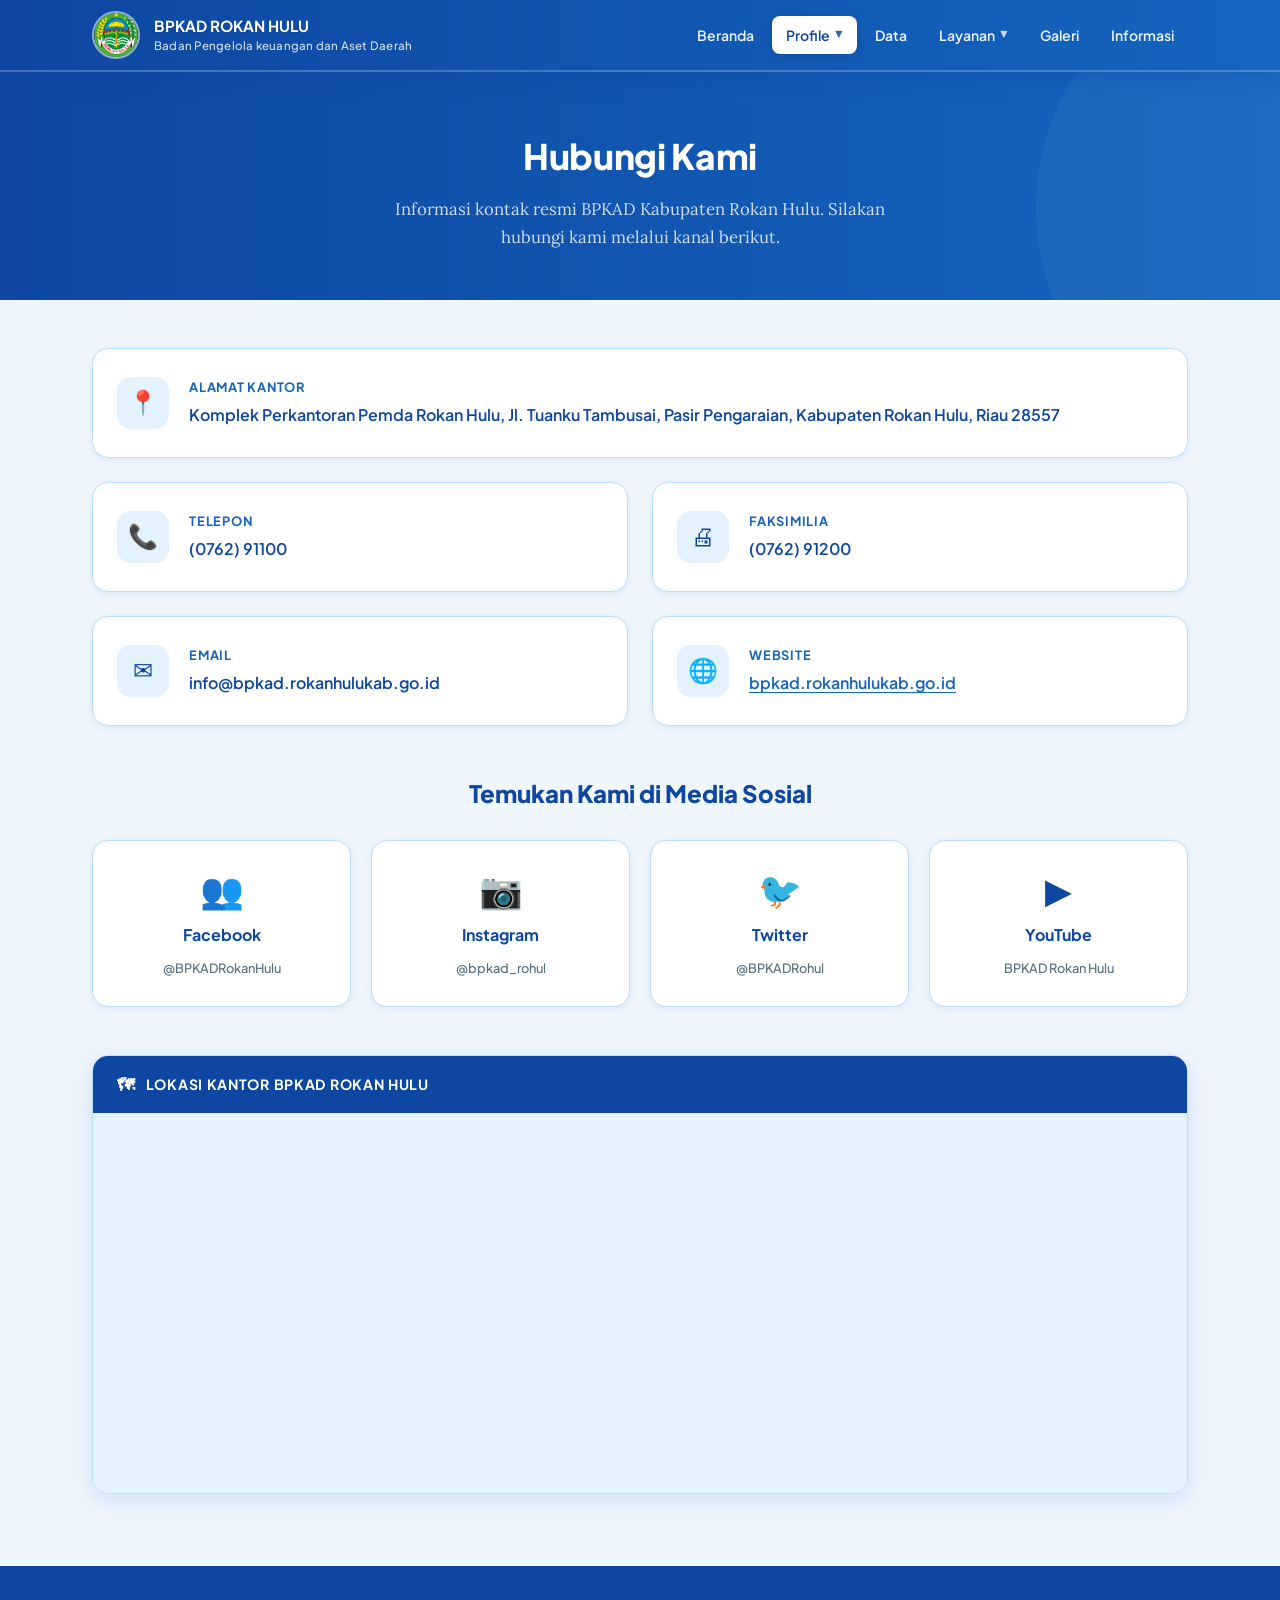
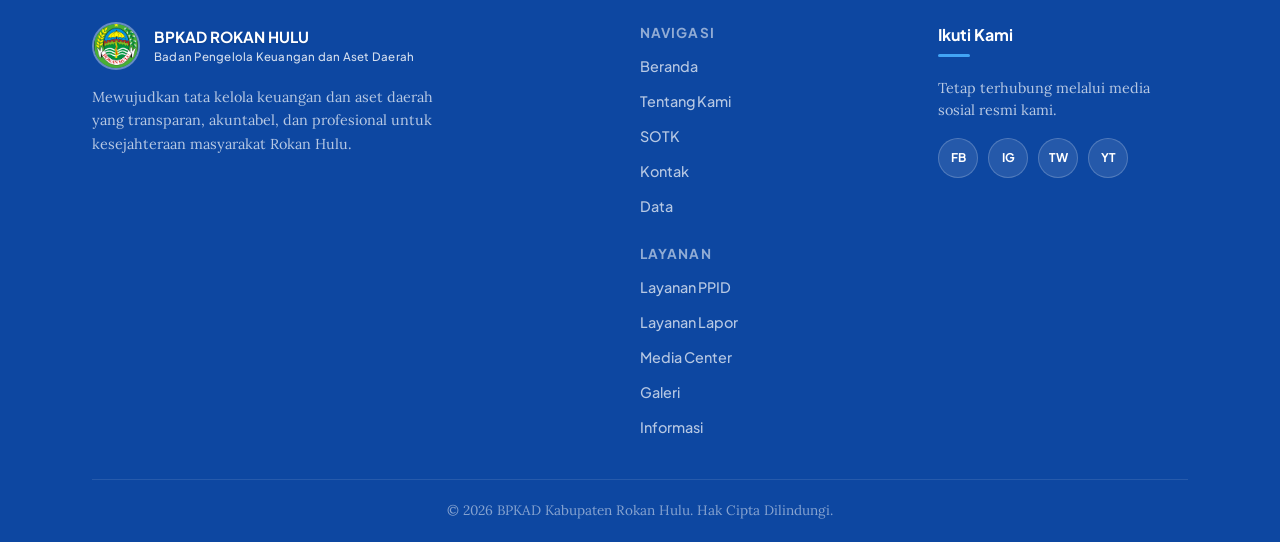
<file: kontak.html>
<!DOCTYPE html>
<html lang="id">
<head>
  <meta charset="UTF-8" />
  <meta name="viewport" content="width=device-width, initial-scale=1.0" />
  <title>Kontak - Website Pemerintah</title>
  <link rel="stylesheet" href="beranda.css" />
  <link rel="stylesheet" href="tentangkami.css" />
  <link rel="stylesheet" href="kontak.css" />
  <link href="https://fonts.googleapis.com/css2?family=Plus+Jakarta+Sans:wght@400;500;600;700;800&family=Lora:wght@400;600&display=swap" rel="stylesheet" />
</head>
<body>

  <!-- ===== NAVBAR ===== -->
  <header class="navbar">
    <div class="nav-container">
      <div class="nav-brand">
        <div class="logo-box">
          <img src="gambar/Rohul.png" alt="Logo" class="logo-img" />
        </div>
        <div class="brand-text-stack">
          <span class="brand-text">BPKAD ROKAN HULU</span>
          <span class="brand-tagline">Badan Pengelola keuangan dan Aset Daerah</span>
        </div>
      </div>
      <nav class="nav-menu">
        <ul class="nav-list">
          <li class="nav-item"><a href="beranda.html">Beranda</a></li>
          <li class="nav-item has-dropdown active">
            <a href="#">Profile <span class="arrow">&#9660;</span></a>
            <ul class="dropdown">
              <li><a href="tentangkami.html">Tentang Kami</a></li>
              <li><a href="sotk.html">SOTK</a></li>
              <li><a href="kontak.html" class="active-link">Kontak</a></li>
            </ul>
          </li>
          <li class="nav-item"><a href="data.html">Data</a></li>
          <li class="nav-item has-dropdown">
            <a href="#">Layanan <span class="arrow">&#9660;</span></a>
            <ul class="dropdown">
              <li><a href="l_ppid.html">Layanan PPID</a></li>
              <li><a href="l_lapor.html">Layanan Lapor</a></li>
              <li><a href="l_mediacenter.html">Layanan Media Center</a></li>
            </ul>
          </li>
          <li class="nav-item"><a href="galeri.html">Galeri</a></li>
          <li class="nav-item"><a href="informasi.html">Informasi</a></li>
        </ul>
      </nav>
    </div>
  </header>

  <!-- ===== MAIN CONTENT ===== -->
  <main class="kontak-main">

    <!-- Hero Header -->
    <div class="kontak-hero">
      <div class="container">
        <h1 class="kontak-hero-title">Hubungi Kami</h1>
        <p class="kontak-hero-desc">
          Informasi kontak resmi BPKAD Kabupaten Rokan Hulu. Silakan hubungi kami melalui kanal berikut.
        </p>
      </div>
    </div>

    <div class="container kontak-wrap">

      <!-- Grid Kartu Kontak -->
      <div class="kontak-grid">

        <!-- Alamat -->
        <div class="kontak-card kontak-card-wide">
          <div class="card-icon-wrap">
            <span class="card-icon">&#128205;</span>
          </div>
          <div class="card-body">
            <h3 class="card-title">Alamat Kantor</h3>
            <p class="card-value">Komplek Perkantoran Pemda Rokan Hulu, Jl. Tuanku Tambusai, Pasir Pengaraian, Kabupaten Rokan Hulu, Riau 28557</p>
          </div>
        </div>

        <!-- Telepon -->
        <div class="kontak-card">
          <div class="card-icon-wrap">
            <span class="card-icon">&#128222;</span>
          </div>
          <div class="card-body">
            <h3 class="card-title">Telepon</h3>
            <p class="card-value">(0762) 91100</p>
          </div>
        </div>

        <!-- Faksimilia -->
        <div class="kontak-card">
          <div class="card-icon-wrap">
            <span class="card-icon">&#128424;</span>
          </div>
          <div class="card-body">
            <h3 class="card-title">Faksimilia</h3>
            <p class="card-value">(0762) 91200</p>
          </div>
        </div>

        <!-- Email -->
        <div class="kontak-card">
          <div class="card-icon-wrap">
            <span class="card-icon">&#9993;</span>
          </div>
          <div class="card-body">
            <h3 class="card-title">Email</h3>
            <p class="card-value">info@bpkad.rokanhulukab.go.id</p>
          </div>
        </div>

        <!-- Website -->
        <div class="kontak-card">
          <div class="card-icon-wrap">
            <span class="card-icon">&#127760;</span>
          </div>
          <div class="card-body">
            <h3 class="card-title">Website</h3>
            <p class="card-value">
              <a href="https://bpkad.rokanhulukab.go.id" target="_blank" class="card-link">bpkad.rokanhulukab.go.id</a>
            </p>
          </div>
        </div>

      </div>

      <!-- Media Sosial -->
      <div class="sosmed-section">
        <h2 class="sosmed-title">Temukan Kami di Media Sosial</h2>
        <div class="sosmed-grid">
          <a href="#" class="sosmed-card" target="_blank">
            <span class="sosmed-icon">&#128101;</span>
            <span class="sosmed-name">Facebook</span>
            <span class="sosmed-handle">@BPKADRokanHulu</span>
          </a>
          <a href="#" class="sosmed-card" target="_blank">
            <span class="sosmed-icon">&#128247;</span>
            <span class="sosmed-name">Instagram</span>
            <span class="sosmed-handle">@bpkad_rohul</span>
          </a>
          <a href="#" class="sosmed-card" target="_blank">
            <span class="sosmed-icon">&#128038;</span>
            <span class="sosmed-name">Twitter</span>
            <span class="sosmed-handle">@BPKADRohul</span>
          </a>
          <a href="#" class="sosmed-card" target="_blank">
            <span class="sosmed-icon">&#9654;</span>
            <span class="sosmed-name">YouTube</span>
            <span class="sosmed-handle">BPKAD Rokan Hulu</span>
          </a>
        </div>
      </div>

      <!-- Google Maps -->
      <div class="maps-wrap">
        <div class="maps-label">
          <span class="maps-icon">&#128506;</span>
          Lokasi Kantor BPKAD Rokan Hulu
        </div>
        <div class="maps-embed">
          <iframe
            src="https://www.google.com/maps/embed?pb=!1m18!1m12!1m3!1d3989.8!2d100.306073!3d0.8988646!2m3!1f0!2f0!3f0!3m2!1i1024!2i768!4f13.1!3m3!1m2!1s0x302b408796effff3%3A0xb9700ed8d005284a!2sBadan%20Pengelolaan%20Keuangan%20Dan%20Aset%20Daerah!5e0!3m2!1sid!2sid!4v1"
            width="100%"
            height="100%"
            style="border:0;"
            allowfullscreen=""
            loading="lazy"
            referrerpolicy="no-referrer-when-downgrade"
            title="Lokasi BPKAD Rokan Hulu">
          </iframe>
        </div>
      </div>

    </div>
  </main>

  <!-- ===== FOOTER ===== -->
  <footer class="footer">
    <div class="footer-inner">
      <div class="footer-grid">
        <!-- Kolom 1: Brand -->
        <div class="footer-brand-col">
          <div class="footer-brand">
            <div class="logo-box footer-logo">
              <img src="gambar/Rohul.png" alt="Logo Footer" class="logo-img" />
            </div>
            <div class="brand-text-stack">
              <span class="brand-text">BPKAD ROKAN HULU</span>
              <span class="brand-tagline">Badan Pengelola Keuangan dan Aset Daerah</span>
            </div>
          </div>
          <p class="footer-desc">Mewujudkan tata kelola keuangan dan aset daerah yang transparan, akuntabel, dan profesional untuk kesejahteraan masyarakat Rokan Hulu.</p>
        </div>
        <!-- Kolom 2: Navigasi -->
        <div class="footer-nav-col">
          <div class="footer-link-group">
            <span class="footer-link-group-title">Navigasi</span>
            <div class="footer-links">
              <a href="beranda.html">Beranda</a>
              <a href="tentangkami.html">Tentang Kami</a>
              <a href="sotk.html">SOTK</a>
              <a href="kontak.html">Kontak</a>
              <a href="data.html">Data</a>
            </div>
          </div>
          <div class="footer-link-group">
            <span class="footer-link-group-title">Layanan</span>
            <div class="footer-links">
              <a href="l_ppid.html">Layanan PPID</a>
              <a href="l_lapor.html">Layanan Lapor</a>
              <a href="l_mediacenter.html">Media Center</a>
              <a href="galeri.html">Galeri</a>
              <a href="informasi.html">Informasi</a>
            </div>
          </div>
        </div>
        <!-- Kolom 3: Media Sosial -->
        <div class="footer-social-col">
          <h3 class="footer-heading">Ikuti Kami</h3>
          <p class="footer-social-desc">Tetap terhubung melalui media sosial resmi kami.</p>
          <div class="social-icons">
            <a href="#" class="social-link" title="Facebook">FB</a>
            <a href="#" class="social-link" title="Instagram">IG</a>
            <a href="#" class="social-link" title="Twitter">TW</a>
            <a href="#" class="social-link" title="YouTube">YT</a>
          </div>
        </div>
      </div>

      <div class="footer-bottom">
        <p>&copy; 2026 BPKAD Kabupaten Rokan Hulu. Hak Cipta Dilindungi.</p>
      </div>
    </div>
  </footer>

</body>
</html>
</file>
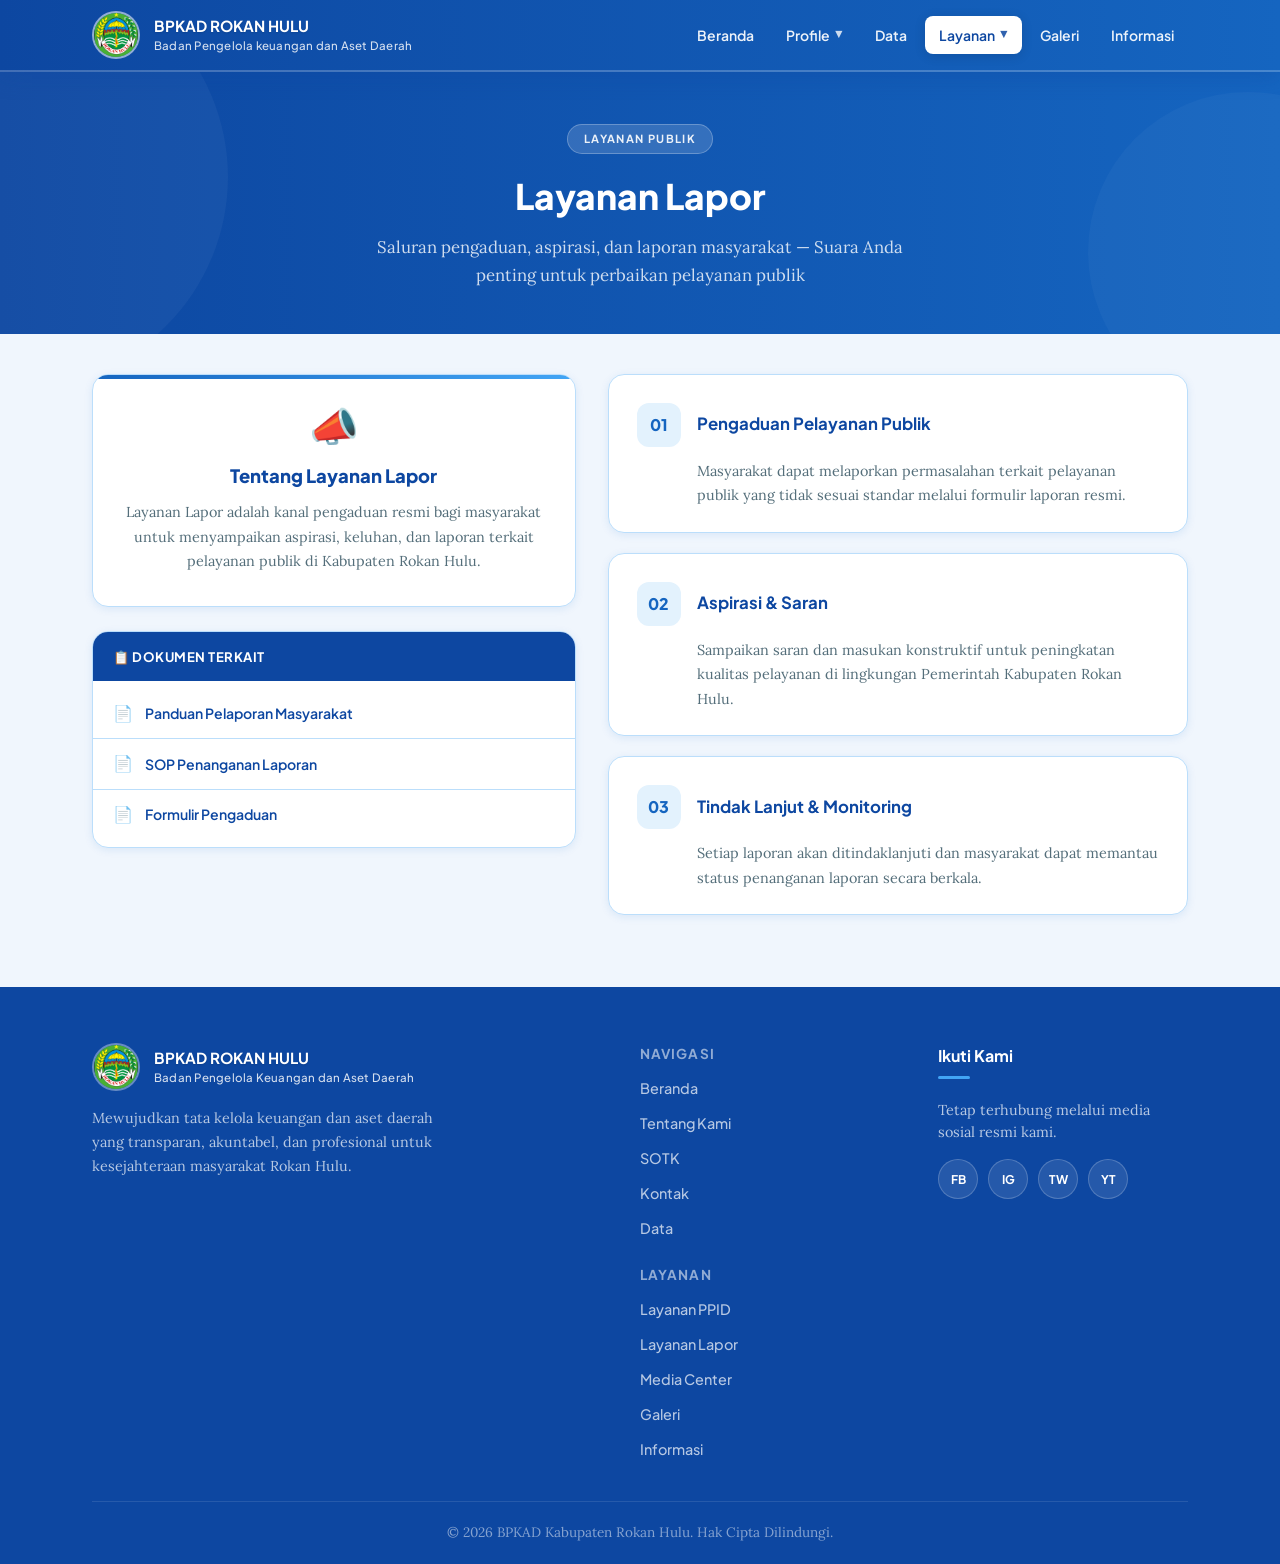
<file: l_lapor.html>
<!DOCTYPE html>
<html lang="id">
<head>
  <meta charset="UTF-8" />
  <meta name="viewport" content="width=device-width, initial-scale=1.0" />
  <title>Layanan Lapor - Website Pemerintah</title>
  <link rel="stylesheet" href="beranda.css" />
  <link rel="stylesheet" href="tentangkami.css" />
  <link rel="stylesheet" href="l_lapor.css" />
  <link href="https://fonts.googleapis.com/css2?family=Plus+Jakarta+Sans:wght@400;500;600;700;800&family=Lora:wght@400;600&display=swap" rel="stylesheet" />
</head>
<body>

  <!-- ===== NAVBAR ===== -->
  <header class="navbar">
    <div class="nav-container">
      <div class="nav-brand">
        <div class="logo-box">
          <img src="gambar/Rohul.png" alt="Logo" class="logo-img" />
        </div>
        <div class="brand-text-stack">
          <span class="brand-text">BPKAD ROKAN HULU</span>
          <span class="brand-tagline">Badan Pengelola keuangan dan Aset Daerah</span>
        </div>
      </div>
      <nav class="nav-menu">
        <ul class="nav-list">
          <li class="nav-item"><a href="beranda.html">Beranda</a></li>
          <li class="nav-item has-dropdown">
            <a href="#">Profile <span class="arrow">&#9660;</span></a>
            <ul class="dropdown">
              <li><a href="tentangkami.html">Tentang Kami</a></li>
              <li><a href="sotk.html">SOTK</a></li>
              <li><a href="kontak.html">Kontak</a></li>
            </ul>
          </li>
          <li class="nav-item"><a href="data.html">Data</a></li>
          <li class="nav-item has-dropdown active">
            <a href="#">Layanan <span class="arrow">&#9660;</span></a>
            <ul class="dropdown">
              <li><a href="l_ppid.html">Layanan PPID</a></li>
              <li><a href="l_lapor.html" class="active-link">Layanan Lapor</a></li>
              <li><a href="l_mediacenter.html">Layanan Media Center</a></li>
            </ul>
          </li>
          <li class="nav-item"><a href="galeri.html">Galeri</a></li>
          <li class="nav-item"><a href="informasi.html">Informasi</a></li>
        </ul>
      </nav>
    </div>
  </header>

  <!-- ===== MAIN CONTENT ===== -->
  <main class="ppid-main">

    <!-- Hero Header -->
    <div class="layanan-hero">
      <div class="container">
        <span class="layanan-hero-badge">Layanan Publik</span>
        <h1 class="layanan-hero-title">Layanan Lapor</h1>
        <p class="layanan-hero-desc">Saluran pengaduan, aspirasi, dan laporan masyarakat — Suara Anda penting untuk perbaikan pelayanan publik</p>
      </div>
    </div>

    <div class="container ppid-wrap">
      <div class="ppid-layout">

        <!-- ========== KOLOM KIRI ========== -->
        <div class="ppid-left">

          <!-- Info Card -->
          <div class="info-panel">
            <div class="info-panel-icon">&#128227;</div>
            <h2 class="info-panel-title">Tentang Layanan Lapor</h2>
            <p class="info-panel-desc">Layanan Lapor adalah kanal pengaduan resmi bagi masyarakat untuk menyampaikan aspirasi, keluhan, dan laporan terkait pelayanan publik di Kabupaten Rokan Hulu.</p>
          </div>

          <!-- Kotak Dokumen -->
          <div class="ppid-dokumen-box">
            <div class="dokumen-label">&#128203; Dokumen Terkait</div>
            <div class="dokumen-content">
              <div class="dokumen-item">
                <span class="dokumen-icon">&#128196;</span>
                <span class="dokumen-text">Panduan Pelaporan Masyarakat</span>
              </div>
              <div class="dokumen-item">
                <span class="dokumen-icon">&#128196;</span>
                <span class="dokumen-text">SOP Penanganan Laporan</span>
              </div>
              <div class="dokumen-item">
                <span class="dokumen-icon">&#128196;</span>
                <span class="dokumen-text">Formulir Pengaduan</span>
              </div>
            </div>
          </div>

        </div>

        <!-- ========== KOLOM KANAN ========== -->
        <div class="ppid-right">

          <!-- Blok Layanan 1 -->
          <div class="layanan-card">
            <div class="layanan-card-header">
              <div class="layanan-number">01</div>
              <h3 class="layanan-card-title">Pengaduan Pelayanan Publik</h3>
            </div>
            <p class="layanan-card-desc">Masyarakat dapat melaporkan permasalahan terkait pelayanan publik yang tidak sesuai standar melalui formulir laporan resmi.</p>
          </div>

          <!-- Blok Layanan 2 -->
          <div class="layanan-card">
            <div class="layanan-card-header">
              <div class="layanan-number">02</div>
              <h3 class="layanan-card-title">Aspirasi & Saran</h3>
            </div>
            <p class="layanan-card-desc">Sampaikan saran dan masukan konstruktif untuk peningkatan kualitas pelayanan di lingkungan Pemerintah Kabupaten Rokan Hulu.</p>
          </div>

          <!-- Blok Layanan 3 -->
          <div class="layanan-card">
            <div class="layanan-card-header">
              <div class="layanan-number">03</div>
              <h3 class="layanan-card-title">Tindak Lanjut & Monitoring</h3>
            </div>
            <p class="layanan-card-desc">Setiap laporan akan ditindaklanjuti dan masyarakat dapat memantau status penanganan laporan secara berkala.</p>
          </div>

        </div>
      </div>
    </div>
  </main>

  <!-- ===== FOOTER ===== -->
  <footer class="footer">
    <div class="footer-inner">
      <div class="footer-grid">
        <!-- Kolom 1: Brand -->
        <div class="footer-brand-col">
          <div class="footer-brand">
            <div class="logo-box footer-logo">
              <img src="gambar/Rohul.png" alt="Logo Footer" class="logo-img" />
            </div>
            <div class="brand-text-stack">
              <span class="brand-text">BPKAD ROKAN HULU</span>
              <span class="brand-tagline">Badan Pengelola Keuangan dan Aset Daerah</span>
            </div>
          </div>
          <p class="footer-desc">Mewujudkan tata kelola keuangan dan aset daerah yang transparan, akuntabel, dan profesional untuk kesejahteraan masyarakat Rokan Hulu.</p>
        </div>
        <!-- Kolom 2: Navigasi -->
        <div class="footer-nav-col">
          <div class="footer-link-group">
            <span class="footer-link-group-title">Navigasi</span>
            <div class="footer-links">
              <a href="beranda.html">Beranda</a>
              <a href="tentangkami.html">Tentang Kami</a>
              <a href="sotk.html">SOTK</a>
              <a href="kontak.html">Kontak</a>
              <a href="data.html">Data</a>
            </div>
          </div>
          <div class="footer-link-group">
            <span class="footer-link-group-title">Layanan</span>
            <div class="footer-links">
              <a href="l_ppid.html">Layanan PPID</a>
              <a href="l_lapor.html">Layanan Lapor</a>
              <a href="l_mediacenter.html">Media Center</a>
              <a href="galeri.html">Galeri</a>
              <a href="informasi.html">Informasi</a>
            </div>
          </div>
        </div>
        <!-- Kolom 3: Media Sosial -->
        <div class="footer-social-col">
          <h3 class="footer-heading">Ikuti Kami</h3>
          <p class="footer-social-desc">Tetap terhubung melalui media sosial resmi kami.</p>
          <div class="social-icons">
            <a href="#" class="social-link" title="Facebook">FB</a>
            <a href="#" class="social-link" title="Instagram">IG</a>
            <a href="#" class="social-link" title="Twitter">TW</a>
            <a href="#" class="social-link" title="YouTube">YT</a>
          </div>
        </div>
      </div>

      <div class="footer-bottom">
        <p>&copy; 2026 BPKAD Kabupaten Rokan Hulu. Hak Cipta Dilindungi.</p>
      </div>
    </div>
  </footer>

</body>
</html>
</file>
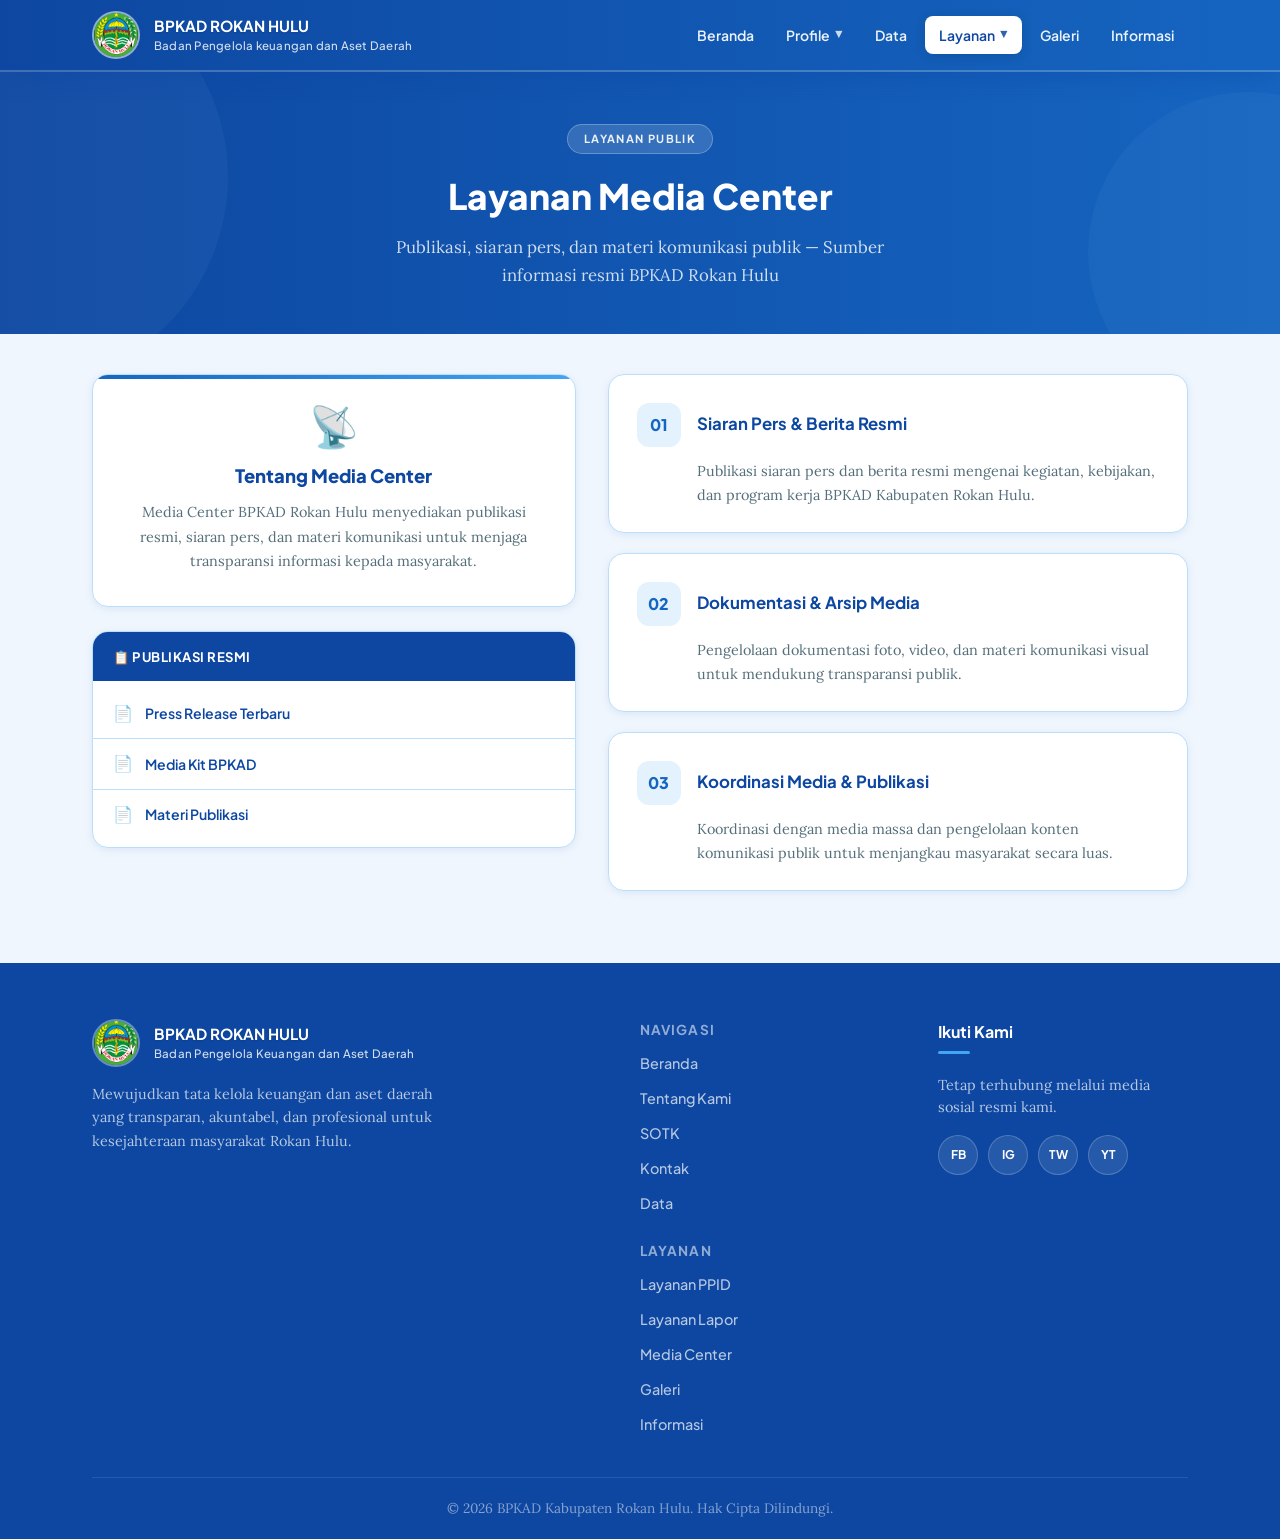
<file: l_mediacenter.html>
<!DOCTYPE html>
<html lang="id">
<head>
  <meta charset="UTF-8" />
  <meta name="viewport" content="width=device-width, initial-scale=1.0" />
  <title>Layanan Media Center - Website Pemerintah</title>
  <link rel="stylesheet" href="beranda.css" />
  <link rel="stylesheet" href="tentangkami.css" />
  <link rel="stylesheet" href="l_mediacenter.css" />
  <link href="https://fonts.googleapis.com/css2?family=Plus+Jakarta+Sans:wght@400;500;600;700;800&family=Lora:wght@400;600&display=swap" rel="stylesheet" />
</head>
<body>

  <!-- ===== NAVBAR ===== -->
  <header class="navbar">
    <div class="nav-container">
      <div class="nav-brand">
        <div class="logo-box">
          <img src="gambar/Rohul.png" alt="Logo" class="logo-img" />
        </div>
        <div class="brand-text-stack">
            <span class="brand-text">BPKAD ROKAN HULU</span>
            <span class="brand-tagline">Badan Pengelola keuangan dan Aset Daerah</span>
          </div>
      </div>
      <nav class="nav-menu">
        <ul class="nav-list">
          <li class="nav-item"><a href="beranda.html">Beranda</a></li>
          <li class="nav-item has-dropdown">
            <a href="#">Profile <span class="arrow">&#9660;</span></a>
            <ul class="dropdown">
              <li><a href="tentangkami.html">Tentang Kami</a></li>
              <li><a href="sotk.html">SOTK</a></li>
              <li><a href="kontak.html">Kontak</a></li>
            </ul>
          </li>
          <li class="nav-item"><a href="data.html">Data</a></li>
          <li class="nav-item has-dropdown active">
            <a href="#">Layanan <span class="arrow">&#9660;</span></a>
            <ul class="dropdown">
              <li><a href="l_ppid.html">Layanan PPID</a></li>
              <li><a href="l_lapor.html">Layanan Lapor</a></li>
              <li><a href="l_mediacenter.html" class="active-link">Layanan Media Center</a></li>
            </ul>
          </li>
          <li class="nav-item"><a href="galeri.html">Galeri</a></li>
          <li class="nav-item"><a href="informasi.html">Informasi</a></li>
        </ul>
      </nav>
    </div>
  </header>

  <!-- ===== MAIN CONTENT ===== -->
  <main class="ppid-main">

    <!-- Hero Header -->
    <div class="layanan-hero">
      <div class="container">
        <span class="layanan-hero-badge">Layanan Publik</span>
        <h1 class="layanan-hero-title">Layanan Media Center</h1>
        <p class="layanan-hero-desc">Publikasi, siaran pers, dan materi komunikasi publik — Sumber informasi resmi BPKAD Rokan Hulu</p>
      </div>
    </div>

    <div class="container ppid-wrap">
      <div class="ppid-layout">

        <!-- ========== KOLOM KIRI ========== -->
        <div class="ppid-left">

          <!-- Info Card -->
          <div class="info-panel">
            <div class="info-panel-icon">&#128225;</div>
            <h2 class="info-panel-title">Tentang Media Center</h2>
            <p class="info-panel-desc">Media Center BPKAD Rokan Hulu menyediakan publikasi resmi, siaran pers, dan materi komunikasi untuk menjaga transparansi informasi kepada masyarakat.</p>
          </div>

          <!-- Kotak Dokumen -->
          <div class="ppid-dokumen-box">
            <div class="dokumen-label">&#128203; Publikasi Resmi</div>
            <div class="dokumen-content">
              <div class="dokumen-item">
                <span class="dokumen-icon">&#128196;</span>
                <span class="dokumen-text">Press Release Terbaru</span>
              </div>
              <div class="dokumen-item">
                <span class="dokumen-icon">&#128196;</span>
                <span class="dokumen-text">Media Kit BPKAD</span>
              </div>
              <div class="dokumen-item">
                <span class="dokumen-icon">&#128196;</span>
                <span class="dokumen-text">Materi Publikasi</span>
              </div>
            </div>
          </div>

        </div>

        <!-- ========== KOLOM KANAN ========== -->
        <div class="ppid-right">

          <!-- Blok Layanan 1 -->
          <div class="layanan-card">
            <div class="layanan-card-header">
              <div class="layanan-number">01</div>
              <h3 class="layanan-card-title">Siaran Pers & Berita Resmi</h3>
            </div>
            <p class="layanan-card-desc">Publikasi siaran pers dan berita resmi mengenai kegiatan, kebijakan, dan program kerja BPKAD Kabupaten Rokan Hulu.</p>
          </div>

          <!-- Blok Layanan 2 -->
          <div class="layanan-card">
            <div class="layanan-card-header">
              <div class="layanan-number">02</div>
              <h3 class="layanan-card-title">Dokumentasi & Arsip Media</h3>
            </div>
            <p class="layanan-card-desc">Pengelolaan dokumentasi foto, video, dan materi komunikasi visual untuk mendukung transparansi publik.</p>
          </div>

          <!-- Blok Layanan 3 -->
          <div class="layanan-card">
            <div class="layanan-card-header">
              <div class="layanan-number">03</div>
              <h3 class="layanan-card-title">Koordinasi Media & Publikasi</h3>
            </div>
            <p class="layanan-card-desc">Koordinasi dengan media massa dan pengelolaan konten komunikasi publik untuk menjangkau masyarakat secara luas.</p>
          </div>

        </div>
      </div>
    </div>
  </main>

  <!-- ===== FOOTER ===== -->
  <footer class="footer">
    <div class="footer-inner">
      <div class="footer-grid">
        <!-- Kolom 1: Brand -->
        <div class="footer-brand-col">
          <div class="footer-brand">
            <div class="logo-box footer-logo">
              <img src="gambar/Rohul.png" alt="Logo Footer" class="logo-img" />
            </div>
            <div class="brand-text-stack">
              <span class="brand-text">BPKAD ROKAN HULU</span>
              <span class="brand-tagline">Badan Pengelola Keuangan dan Aset Daerah</span>
            </div>
          </div>
          <p class="footer-desc">Mewujudkan tata kelola keuangan dan aset daerah yang transparan, akuntabel, dan profesional untuk kesejahteraan masyarakat Rokan Hulu.</p>
        </div>
        <!-- Kolom 2: Navigasi -->
        <div class="footer-nav-col">
          <div class="footer-link-group">
            <span class="footer-link-group-title">Navigasi</span>
            <div class="footer-links">
              <a href="beranda.html">Beranda</a>
              <a href="tentangkami.html">Tentang Kami</a>
              <a href="sotk.html">SOTK</a>
              <a href="kontak.html">Kontak</a>
              <a href="data.html">Data</a>
            </div>
          </div>
          <div class="footer-link-group">
            <span class="footer-link-group-title">Layanan</span>
            <div class="footer-links">
              <a href="l_ppid.html">Layanan PPID</a>
              <a href="l_lapor.html">Layanan Lapor</a>
              <a href="l_mediacenter.html">Media Center</a>
              <a href="galeri.html">Galeri</a>
              <a href="informasi.html">Informasi</a>
            </div>
          </div>
        </div>
        <!-- Kolom 3: Media Sosial -->
        <div class="footer-social-col">
          <h3 class="footer-heading">Ikuti Kami</h3>
          <p class="footer-social-desc">Tetap terhubung melalui media sosial resmi kami.</p>
          <div class="social-icons">
            <a href="#" class="social-link" title="Facebook">FB</a>
            <a href="#" class="social-link" title="Instagram">IG</a>
            <a href="#" class="social-link" title="Twitter">TW</a>
            <a href="#" class="social-link" title="YouTube">YT</a>
          </div>
        </div>
      </div>

      <div class="footer-bottom">
        <p>&copy; 2026 BPKAD Kabupaten Rokan Hulu. Hak Cipta Dilindungi.</p>
      </div>
    </div>
  </footer>

</body>
</html>
</file>
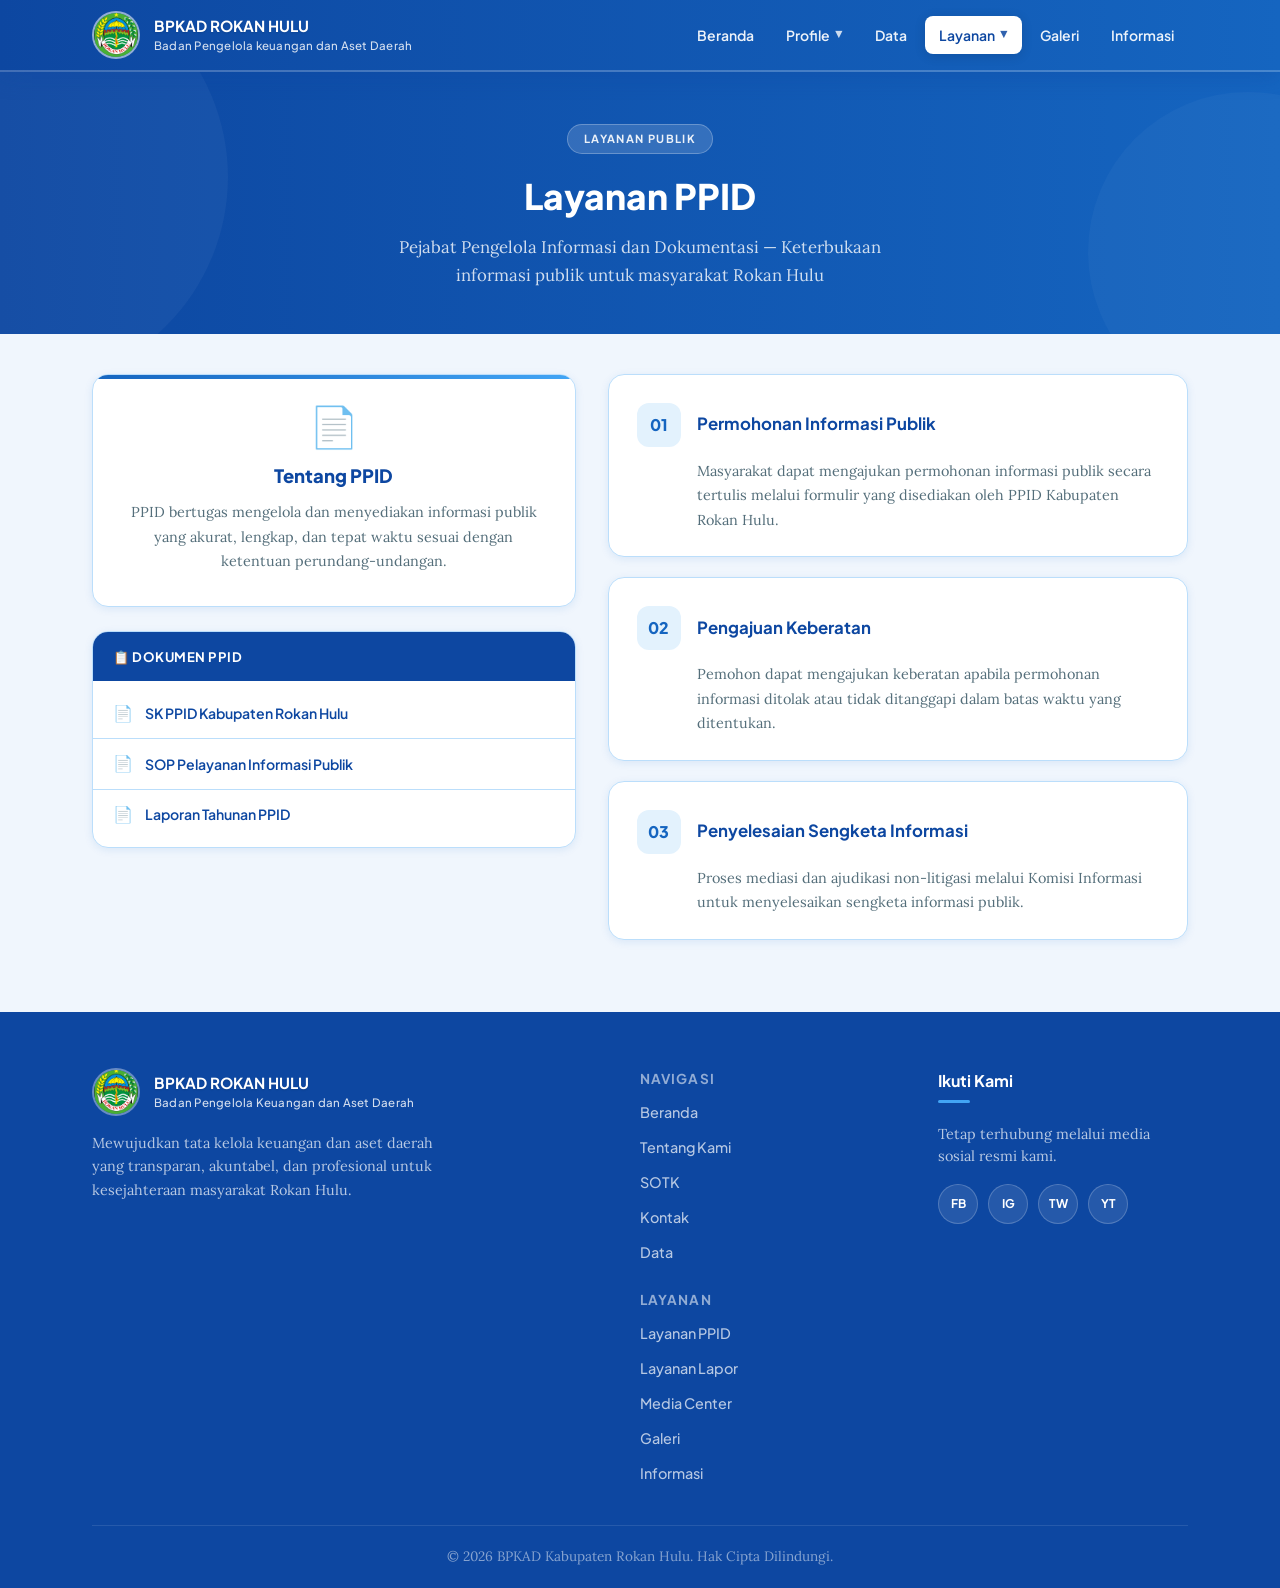
<file: l_ppid.html>
<!DOCTYPE html>
<html lang="id">
<head>
  <meta charset="UTF-8" />
  <meta name="viewport" content="width=device-width, initial-scale=1.0" />
  <title>Layanan PPID - Website Pemerintah</title>
  <link rel="stylesheet" href="beranda.css" />
  <link rel="stylesheet" href="tentangkami.css" />
  <link rel="stylesheet" href="l_ppid.css" />
  <link href="https://fonts.googleapis.com/css2?family=Plus+Jakarta+Sans:wght@400;500;600;700;800&family=Lora:wght@400;600&display=swap" rel="stylesheet" />
</head>
<body>

  <!-- ===== NAVBAR ===== -->
  <header class="navbar">
    <div class="nav-container">
      <div class="nav-brand">
        <div class="logo-box">
          <img src="gambar/Rohul.png" alt="Logo" class="logo-img" />
        </div>
        <div class="brand-text-stack">
            <span class="brand-text">BPKAD ROKAN HULU</span>
            <span class="brand-tagline">Badan Pengelola keuangan dan Aset Daerah</span>
          </div>
      </div>
      <nav class="nav-menu">
        <ul class="nav-list">
          <li class="nav-item"><a href="beranda.html">Beranda</a></li>
          <li class="nav-item has-dropdown">
            <a href="#">Profile <span class="arrow">&#9660;</span></a>
            <ul class="dropdown">
              <li><a href="tentangkami.html">Tentang Kami</a></li>
              <li><a href="sotk.html">SOTK</a></li>
              <li><a href="kontak.html">Kontak</a></li>
            </ul>
          </li>
          <li class="nav-item"><a href="data.html">Data</a></li>
          <li class="nav-item has-dropdown active">
            <a href="#">Layanan <span class="arrow">&#9660;</span></a>
            <ul class="dropdown">
              <li><a href="l_ppid.html" class="active-link">Layanan PPID</a></li>
              <li><a href="l_lapor.html">Layanan Lapor</a></li>
              <li><a href="l_mediacenter.html">Layanan Media Center</a></li>
            </ul>
          </li>
          <li class="nav-item"><a href="galeri.html">Galeri</a></li>
          <li class="nav-item"><a href="informasi.html">Informasi</a></li>
        </ul>
      </nav>
    </div>
  </header>

  <!-- ===== MAIN CONTENT ===== -->
  <main class="ppid-main">

    <!-- Hero Header -->
    <div class="layanan-hero">
      <div class="container">
        <span class="layanan-hero-badge">Layanan Publik</span>
        <h1 class="layanan-hero-title">Layanan PPID</h1>
        <p class="layanan-hero-desc">Pejabat Pengelola Informasi dan Dokumentasi — Keterbukaan informasi publik untuk masyarakat Rokan Hulu</p>
      </div>
    </div>

    <div class="container ppid-wrap">
      <div class="ppid-layout">

        <!-- ========== KOLOM KIRI ========== -->
        <div class="ppid-left">

          <!-- Info Card -->
          <div class="info-panel">
            <div class="info-panel-icon">&#128196;</div>
            <h2 class="info-panel-title">Tentang PPID</h2>
            <p class="info-panel-desc">PPID bertugas mengelola dan menyediakan informasi publik yang akurat, lengkap, dan tepat waktu sesuai dengan ketentuan perundang-undangan.</p>
          </div>

          <!-- Kotak Dokumen -->
          <div class="ppid-dokumen-box">
            <div class="dokumen-label">&#128203; Dokumen PPID</div>
            <div class="dokumen-content">
              <div class="dokumen-item">
                <span class="dokumen-icon">&#128196;</span>
                <span class="dokumen-text">SK PPID Kabupaten Rokan Hulu</span>
              </div>
              <div class="dokumen-item">
                <span class="dokumen-icon">&#128196;</span>
                <span class="dokumen-text">SOP Pelayanan Informasi Publik</span>
              </div>
              <div class="dokumen-item">
                <span class="dokumen-icon">&#128196;</span>
                <span class="dokumen-text">Laporan Tahunan PPID</span>
              </div>
            </div>
          </div>

        </div>

        <!-- ========== KOLOM KANAN ========== -->
        <div class="ppid-right">

          <!-- Blok Layanan 1 -->
          <div class="layanan-card">
            <div class="layanan-card-header">
              <div class="layanan-number">01</div>
              <h3 class="layanan-card-title">Permohonan Informasi Publik</h3>
            </div>
            <p class="layanan-card-desc">Masyarakat dapat mengajukan permohonan informasi publik secara tertulis melalui formulir yang disediakan oleh PPID Kabupaten Rokan Hulu.</p>
          </div>

          <!-- Blok Layanan 2 -->
          <div class="layanan-card">
            <div class="layanan-card-header">
              <div class="layanan-number">02</div>
              <h3 class="layanan-card-title">Pengajuan Keberatan</h3>
            </div>
            <p class="layanan-card-desc">Pemohon dapat mengajukan keberatan apabila permohonan informasi ditolak atau tidak ditanggapi dalam batas waktu yang ditentukan.</p>
          </div>

          <!-- Blok Layanan 3 -->
          <div class="layanan-card">
            <div class="layanan-card-header">
              <div class="layanan-number">03</div>
              <h3 class="layanan-card-title">Penyelesaian Sengketa Informasi</h3>
            </div>
            <p class="layanan-card-desc">Proses mediasi dan ajudikasi non-litigasi melalui Komisi Informasi untuk menyelesaikan sengketa informasi publik.</p>
          </div>

        </div>
      </div>
    </div>
  </main>

  <!-- ===== FOOTER ===== -->
  <footer class="footer">
    <div class="footer-inner">
      <div class="footer-grid">
        <!-- Kolom 1: Brand -->
        <div class="footer-brand-col">
          <div class="footer-brand">
            <div class="logo-box footer-logo">
              <img src="gambar/Rohul.png" alt="Logo Footer" class="logo-img" />
            </div>
            <div class="brand-text-stack">
              <span class="brand-text">BPKAD ROKAN HULU</span>
              <span class="brand-tagline">Badan Pengelola Keuangan dan Aset Daerah</span>
            </div>
          </div>
          <p class="footer-desc">Mewujudkan tata kelola keuangan dan aset daerah yang transparan, akuntabel, dan profesional untuk kesejahteraan masyarakat Rokan Hulu.</p>
        </div>
        <!-- Kolom 2: Navigasi -->
        <div class="footer-nav-col">
          <div class="footer-link-group">
            <span class="footer-link-group-title">Navigasi</span>
            <div class="footer-links">
              <a href="beranda.html">Beranda</a>
              <a href="tentangkami.html">Tentang Kami</a>
              <a href="sotk.html">SOTK</a>
              <a href="kontak.html">Kontak</a>
              <a href="data.html">Data</a>
            </div>
          </div>
          <div class="footer-link-group">
            <span class="footer-link-group-title">Layanan</span>
            <div class="footer-links">
              <a href="l_ppid.html">Layanan PPID</a>
              <a href="l_lapor.html">Layanan Lapor</a>
              <a href="l_mediacenter.html">Media Center</a>
              <a href="galeri.html">Galeri</a>
              <a href="informasi.html">Informasi</a>
            </div>
          </div>
        </div>
        <!-- Kolom 3: Media Sosial -->
        <div class="footer-social-col">
          <h3 class="footer-heading">Ikuti Kami</h3>
          <p class="footer-social-desc">Tetap terhubung melalui media sosial resmi kami.</p>
          <div class="social-icons">
            <a href="#" class="social-link" title="Facebook">FB</a>
            <a href="#" class="social-link" title="Instagram">IG</a>
            <a href="#" class="social-link" title="Twitter">TW</a>
            <a href="#" class="social-link" title="YouTube">YT</a>
          </div>
        </div>
      </div>

      <div class="footer-bottom">
        <p>&copy; 2026 BPKAD Kabupaten Rokan Hulu. Hak Cipta Dilindungi.</p>
      </div>
    </div>
  </footer>

</body>
</html>
</file>
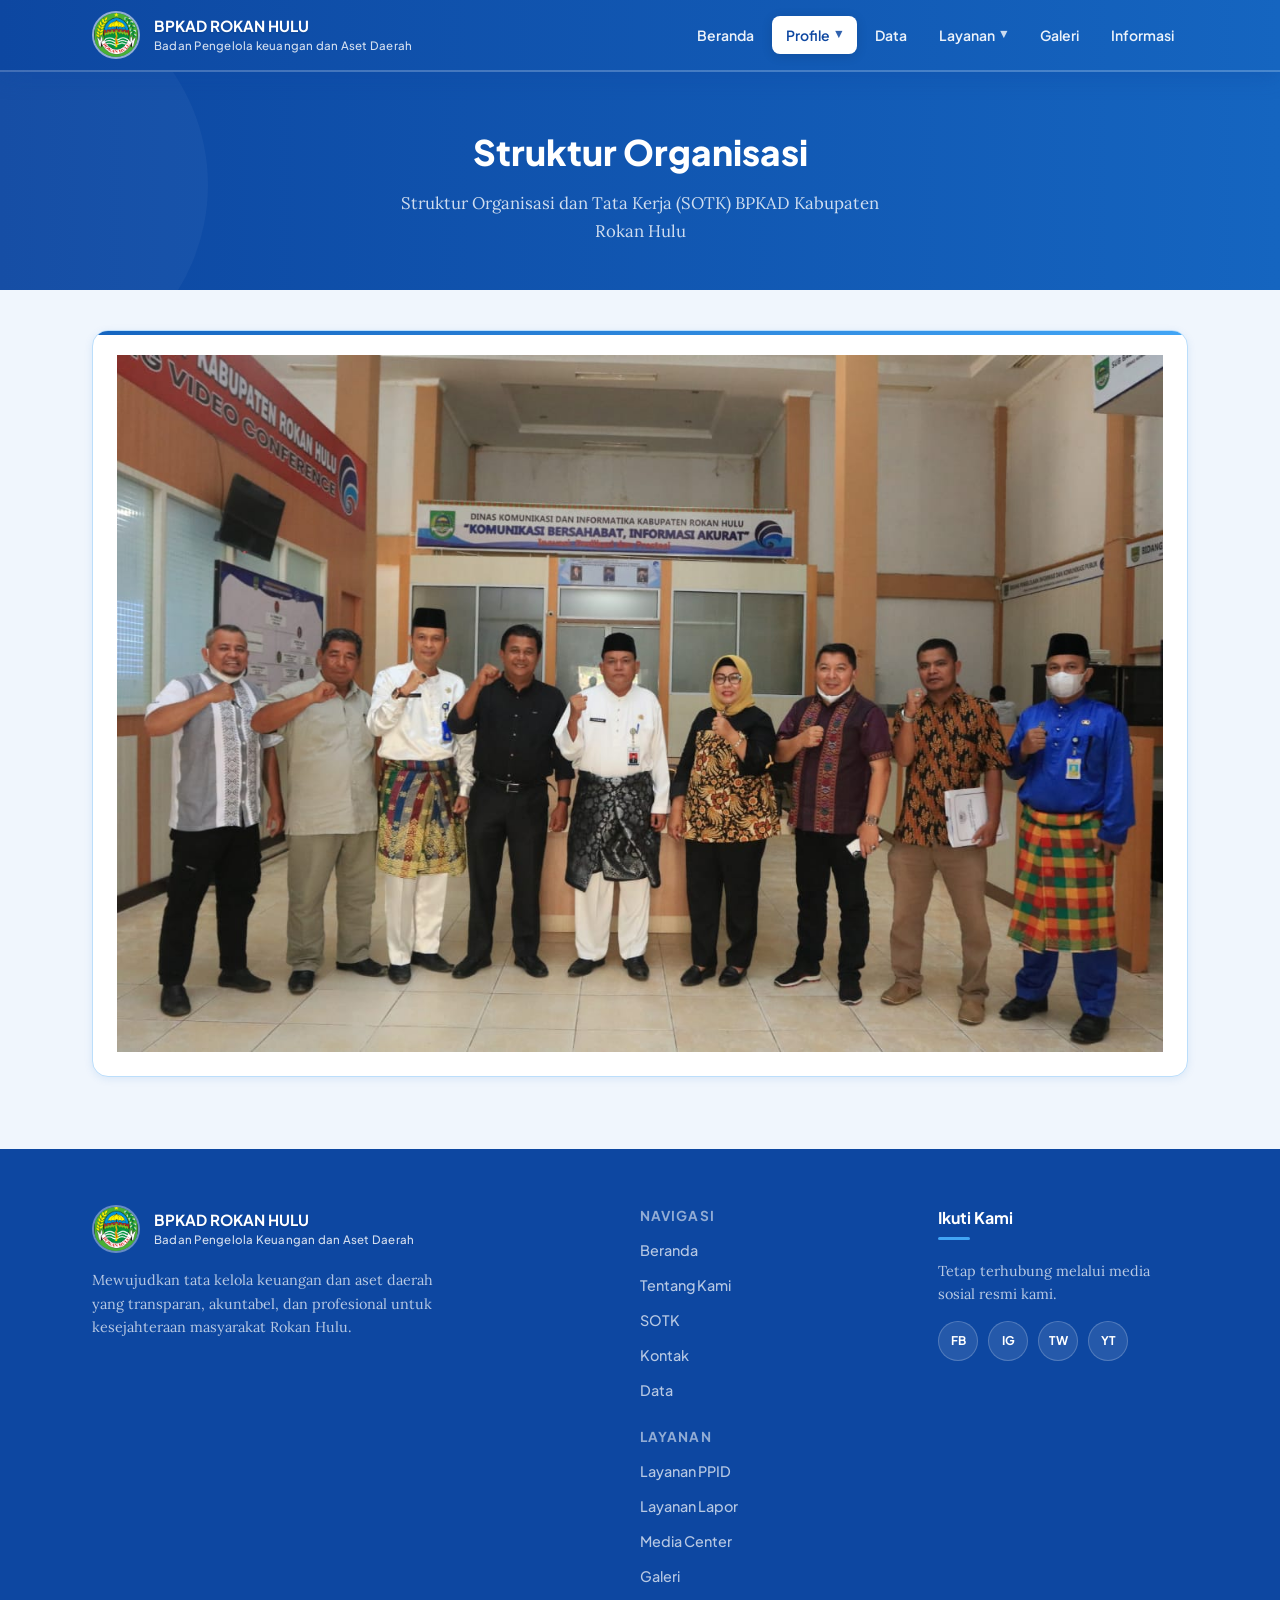
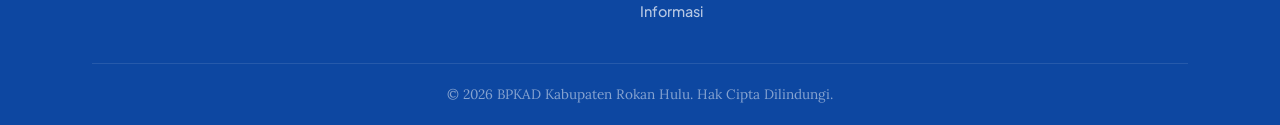
<file: sotk.html>
<!DOCTYPE html>
<html lang="id">
<head>
  <meta charset="UTF-8" />
  <meta name="viewport" content="width=device-width, initial-scale=1.0" />
  <title>SOTK - BPKAD Rokan Hulu</title>
  <link rel="stylesheet" href="beranda.css" />
  <link rel="stylesheet" href="tentangkami.css" />
  <link rel="stylesheet" href="sotk.css" />
  <link href="https://fonts.googleapis.com/css2?family=Plus+Jakarta+Sans:wght@400;500;600;700;800&family=Lora:wght@400;600&display=swap" rel="stylesheet" />
</head>
<body>

  <!-- ===== NAVBAR ===== -->
  <header class="navbar">
    <div class="nav-container">
      <div class="nav-brand">
        <div class="logo-box">
          <img src="gambar/Rohul.png" alt="Logo" class="logo-img" />
        </div>
        <div class="brand-text-stack">
          <span class="brand-text">BPKAD ROKAN HULU</span>
          <span class="brand-tagline">Badan Pengelola keuangan dan Aset Daerah</span>
        </div>
      </div>
      <nav class="nav-menu">
        <ul class="nav-list">
          <li class="nav-item"><a href="beranda.html">Beranda</a></li>
          <li class="nav-item has-dropdown active">
            <a href="#">Profile <span class="arrow">&#9660;</span></a>
            <ul class="dropdown">
              <li><a href="tentangkami.html">Tentang Kami</a></li>
              <li><a href="sotk.html" class="active-link">SOTK</a></li>
              <li><a href="kontak.html">Kontak</a></li>
            </ul>
          </li>
          <li class="nav-item"><a href="data.html">Data</a></li>
          <li class="nav-item has-dropdown">
            <a href="#">Layanan <span class="arrow">&#9660;</span></a>
            <ul class="dropdown">
              <li><a href="l_ppid.html">Layanan PPID</a></li>
              <li><a href="l_lapor.html">Layanan Lapor</a></li>
              <li><a href="l_mediacenter.html">Layanan Media Center</a></li>
            </ul>
          </li>
          <li class="nav-item"><a href="galeri.html">Galeri</a></li>
          <li class="nav-item"><a href="informasi.html">Informasi</a></li>
        </ul>
      </nav>
    </div>
  </header>

  <!-- ===== MAIN CONTENT ===== -->
  <main class="sotk-main">

    <!-- Hero Header -->
    <div class="sotk-hero">
      <div class="container">
        <h1 class="sotk-hero-title">Struktur Organisasi</h1>
        <p class="sotk-hero-desc">Struktur Organisasi dan Tata Kerja (SOTK) BPKAD Kabupaten Rokan Hulu</p>
      </div>
    </div>

    <div class="container sotk-wrap">
      <!-- Gambar struktur organisasi -->
      <div class="sotk-image-card">
        <img src="gambar/foto orang kantor.jpg" alt="Gambar Struktur Organisasi" />
        <div class="sotk-img-label">Gambar Struktur Organisasi</div>
      </div>
    </div>
  </main>

  <!-- ===== FOOTER ===== -->
  <footer class="footer">
    <div class="footer-inner">
      <div class="footer-grid">
        <div class="footer-brand-col">
          <div class="footer-brand">
            <div class="logo-box footer-logo">
              <img src="gambar/Rohul.png" alt="Logo Footer" class="logo-img" />
            </div>
            <div class="brand-text-stack">
              <span class="brand-text">BPKAD ROKAN HULU</span>
              <span class="brand-tagline">Badan Pengelola Keuangan dan Aset Daerah</span>
            </div>
          </div>
          <p class="footer-desc">Mewujudkan tata kelola keuangan dan aset daerah yang transparan, akuntabel, dan profesional untuk kesejahteraan masyarakat Rokan Hulu.</p>
        </div>
        <!-- Kolom 2: Navigasi -->
        <div class="footer-nav-col">
          <div class="footer-link-group">
            <span class="footer-link-group-title">Navigasi</span>
            <div class="footer-links">
              <a href="beranda.html">Beranda</a>
              <a href="tentangkami.html">Tentang Kami</a>
              <a href="sotk.html">SOTK</a>
              <a href="kontak.html">Kontak</a>
              <a href="data.html">Data</a>
            </div>
          </div>
          <div class="footer-link-group">
            <span class="footer-link-group-title">Layanan</span>
            <div class="footer-links">
              <a href="l_ppid.html">Layanan PPID</a>
              <a href="l_lapor.html">Layanan Lapor</a>
              <a href="l_mediacenter.html">Media Center</a>
              <a href="galeri.html">Galeri</a>
              <a href="informasi.html">Informasi</a>
            </div>
          </div>
        </div>
        <div class="footer-social-col">
          <h3 class="footer-heading">Ikuti Kami</h3>
          <p class="footer-social-desc">Tetap terhubung melalui media sosial resmi kami.</p>
          <div class="social-icons">
            <a href="#" class="social-link" title="Facebook">FB</a>
            <a href="#" class="social-link" title="Instagram">IG</a>
            <a href="#" class="social-link" title="Twitter">TW</a>
            <a href="#" class="social-link" title="YouTube">YT</a>
          </div>
        </div>
      </div>
      <div class="footer-bottom">
        <p>&copy; 2026 BPKAD Kabupaten Rokan Hulu. Hak Cipta Dilindungi.</p>
      </div>
    </div>
  </footer>

</body>
</html>
</file>
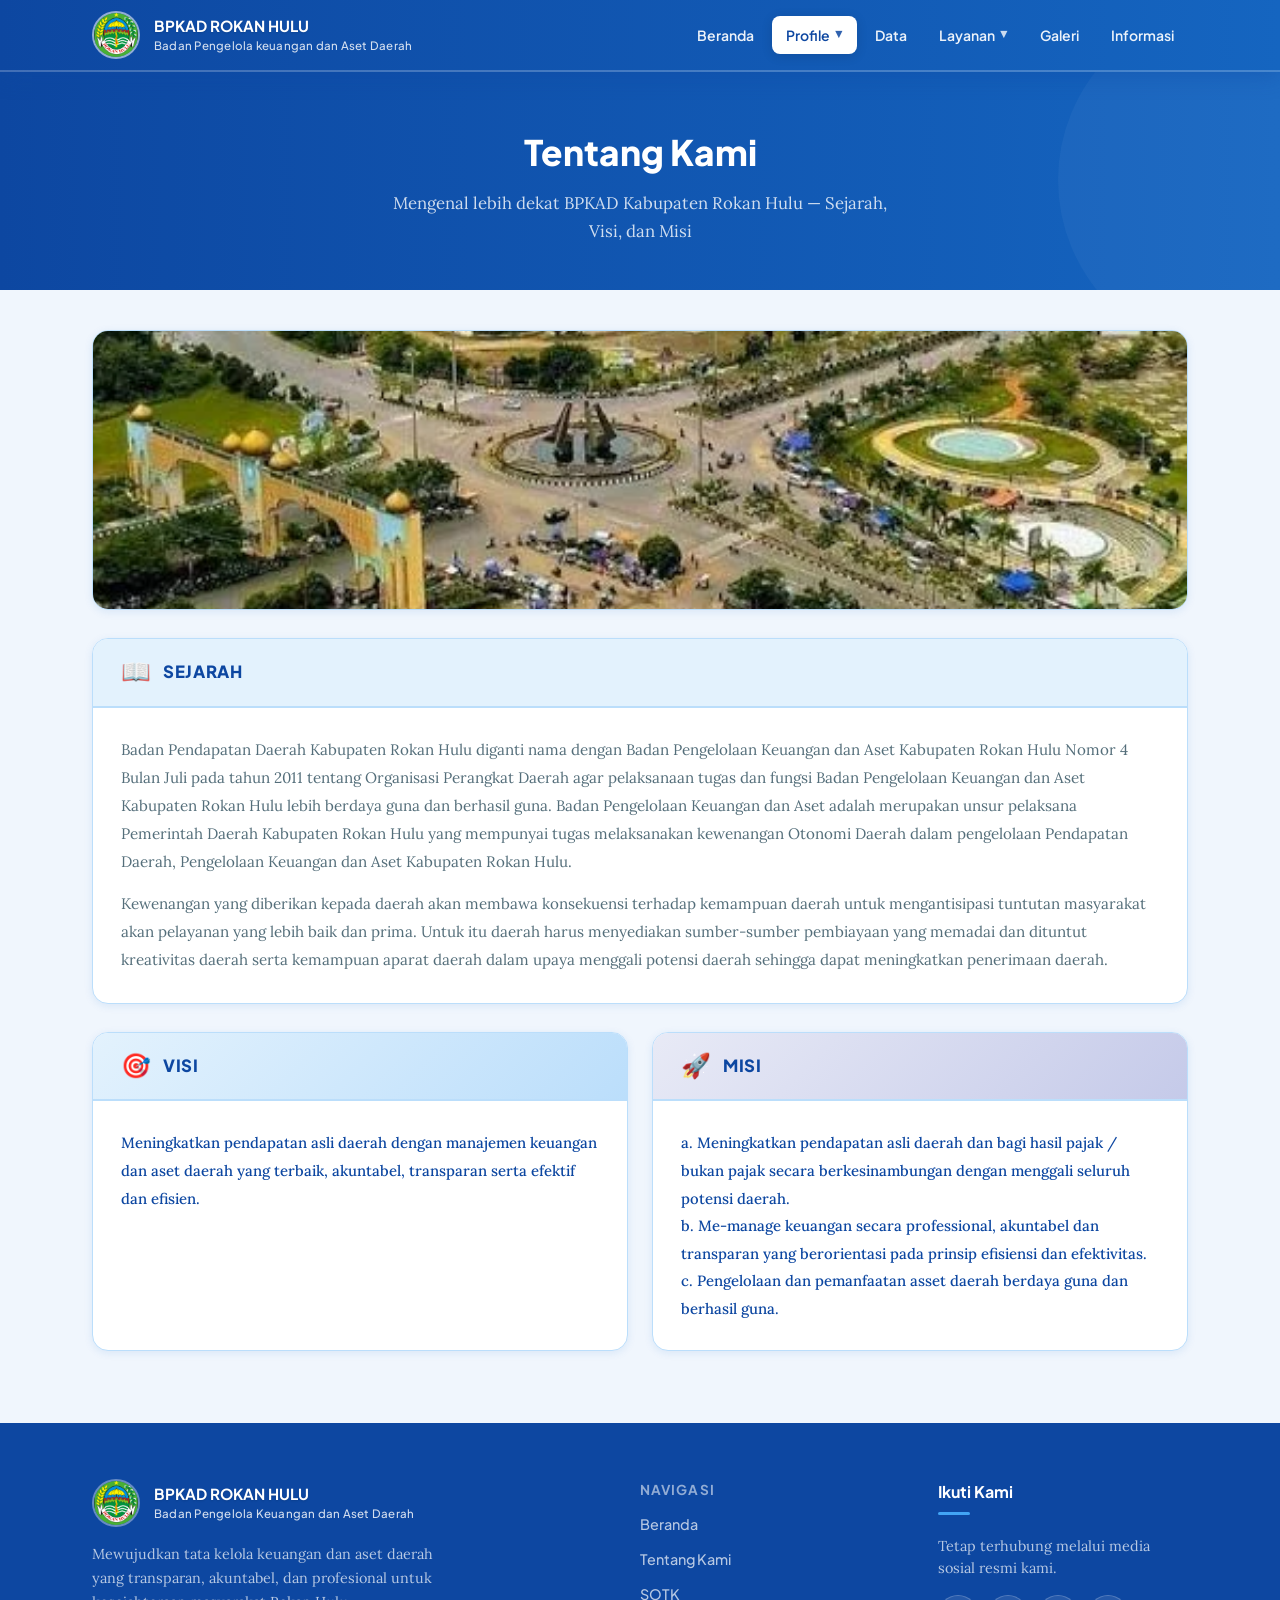
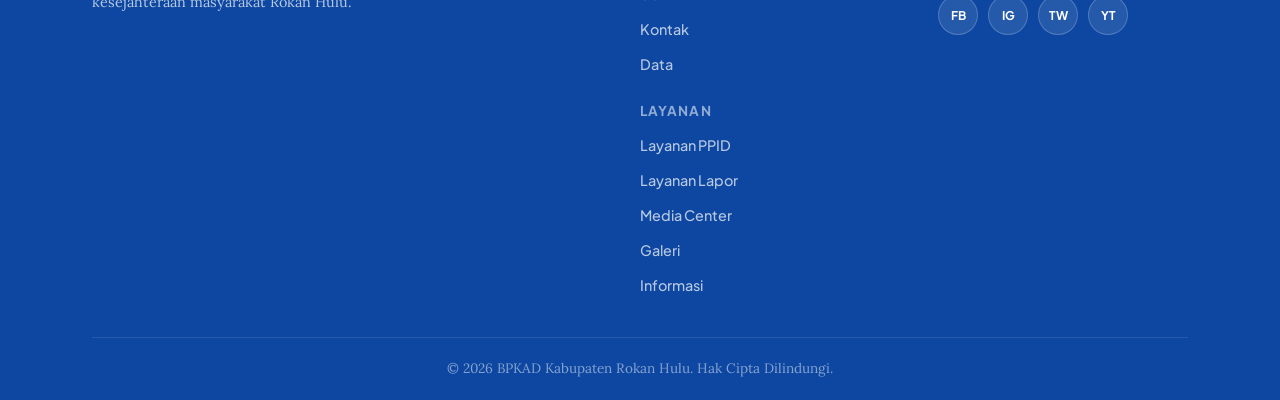
<file: tentangkami.html>
<!DOCTYPE html>
<html lang="id">
<head>
  <meta charset="UTF-8" />
  <meta name="viewport" content="width=device-width, initial-scale=1.0" />
  <title>Tentang Kami - BPKAD Rokan Hulu</title>
  <link rel="stylesheet" href="beranda.css" />
  <link rel="stylesheet" href="tentangkami.css" />
  <link href="https://fonts.googleapis.com/css2?family=Plus+Jakarta+Sans:wght@400;500;600;700;800&family=Lora:wght@400;600&display=swap" rel="stylesheet" />
</head>
<body>

  <!-- ===== NAVBAR ===== -->
  <header class="navbar">
    <div class="nav-container">
      <div class="nav-brand">
        <div class="logo-box">
          <img src="gambar/Rohul.png" alt="Logo" class="logo-img" />
        </div>
        <div class="brand-text-stack">
          <span class="brand-text">BPKAD ROKAN HULU</span>
          <span class="brand-tagline">Badan Pengelola keuangan dan Aset Daerah</span>
        </div>
      </div>
      <nav class="nav-menu">
        <ul class="nav-list">
          <li class="nav-item"><a href="beranda.html">Beranda</a></li>
          <li class="nav-item has-dropdown active">
            <a href="#">Profile <span class="arrow">&#9660;</span></a>
            <ul class="dropdown">
              <li><a href="tentangkami.html" class="active-link">Tentang Kami</a></li>
              <li><a href="sotk.html">SOTK</a></li>
              <li><a href="kontak.html">Kontak</a></li>
            </ul>
          </li>
          <li class="nav-item"><a href="data.html">Data</a></li>
          <li class="nav-item has-dropdown">
            <a href="#">Layanan <span class="arrow">&#9660;</span></a>
            <ul class="dropdown">
              <li><a href="l_ppid.html">Layanan PPID</a></li>
              <li><a href="l_lapor.html">Layanan Lapor</a></li>
              <li><a href="l_mediacenter.html">Layanan Media Center</a></li>
            </ul>
          </li>
          <li class="nav-item"><a href="galeri.html">Galeri</a></li>
          <li class="nav-item"><a href="informasi.html">Informasi</a></li>
        </ul>
      </nav>
    </div>
  </header>

  <!-- ===== MAIN CONTENT ===== -->
  <main class="tentang-main">

    <!-- Hero Header -->
    <div class="tentang-hero">
      <div class="container">
        <h1 class="tentang-hero-title">Tentang Kami</h1>
        <p class="tentang-hero-desc">Mengenal lebih dekat BPKAD Kabupaten Rokan Hulu — Sejarah, Visi, dan Misi</p>
      </div>
    </div>

    <div class="container tentang-wrap">

      <!-- Gambar utama -->
      <div class="main-image-box">
        <img src="gambar/gambar kantor rokan hulu.webp" alt="Kantor BPKAD Rokan Hulu" />
      </div>

      <!-- Sejarah -->
      <div class="content-card">
        <div class="content-card-header">
          <span class="content-icon">&#128214;</span>
          <h2 class="content-card-title">Sejarah</h2>
        </div>
        <div class="content-card-body">
          <p>Badan Pendapatan Daerah Kabupaten Rokan Hulu diganti nama dengan Badan Pengelolaan Keuangan dan Aset Kabupaten Rokan Hulu Nomor 4 Bulan Juli pada tahun 2011 tentang Organisasi Perangkat Daerah agar pelaksanaan tugas dan fungsi Badan Pengelolaan Keuangan dan Aset Kabupaten Rokan Hulu lebih berdaya guna dan berhasil guna. Badan Pengelolaan Keuangan dan Aset adalah merupakan unsur pelaksana Pemerintah Daerah Kabupaten Rokan Hulu yang mempunyai tugas melaksanakan kewenangan Otonomi Daerah dalam pengelolaan Pendapatan Daerah, Pengelolaan Keuangan dan Aset Kabupaten Rokan Hulu.</p>
          <p>Kewenangan yang diberikan kepada daerah akan membawa konsekuensi terhadap kemampuan daerah untuk mengantisipasi tuntutan masyarakat akan pelayanan yang lebih baik dan prima. Untuk itu daerah harus menyediakan sumber-sumber pembiayaan yang memadai dan dituntut kreativitas daerah serta kemampuan aparat daerah dalam upaya menggali potensi daerah sehingga dapat meningkatkan penerimaan daerah.</p>
        </div>
      </div>

      <!-- Visi & Misi -->
      <div class="visimisi-grid">
        <div class="content-card visi-card">
          <div class="content-card-header">
            <span class="content-icon">&#127919;</span>
            <h2 class="content-card-title">Visi</h2>
          </div>
          <div class="content-card-body">
            <p>Meningkatkan pendapatan asli daerah dengan manajemen keuangan dan aset daerah yang terbaik, akuntabel, transparan serta efektif dan efisien.</p>
          </div>
        </div>

        <div class="content-card misi-card">
          <div class="content-card-header">
            <span class="content-icon">&#128640;</span>
            <h2 class="content-card-title">Misi</h2>
          </div>
          <div class="content-card-body">
            <p>a. Meningkatkan pendapatan asli daerah dan bagi hasil pajak / bukan pajak secara berkesinambungan dengan menggali seluruh potensi daerah.<br>
b. Me-manage keuangan secara professional, akuntabel dan transparan yang berorientasi pada prinsip efisiensi dan efektivitas.<br>
c. Pengelolaan dan pemanfaatan asset daerah berdaya guna dan berhasil guna.</p>
          </div>
        </div>
      </div>

    </div>
  </main>

  <!-- ===== FOOTER ===== -->
  <footer class="footer">
    <div class="footer-inner">
      <div class="footer-grid">
        <div class="footer-brand-col">
          <div class="footer-brand">
            <div class="logo-box footer-logo">
              <img src="gambar/Rohul.png" alt="Logo Footer" class="logo-img" />
            </div>
            <div class="brand-text-stack">
              <span class="brand-text">BPKAD ROKAN HULU</span>
              <span class="brand-tagline">Badan Pengelola Keuangan dan Aset Daerah</span>
            </div>
          </div>
          <p class="footer-desc">Mewujudkan tata kelola keuangan dan aset daerah yang transparan, akuntabel, dan profesional untuk kesejahteraan masyarakat Rokan Hulu.</p>
        </div>
        <!-- Kolom 2: Navigasi -->
        <div class="footer-nav-col">
          <div class="footer-link-group">
            <span class="footer-link-group-title">Navigasi</span>
            <div class="footer-links">
              <a href="beranda.html">Beranda</a>
              <a href="tentangkami.html">Tentang Kami</a>
              <a href="sotk.html">SOTK</a>
              <a href="kontak.html">Kontak</a>
              <a href="data.html">Data</a>
            </div>
          </div>
          <div class="footer-link-group">
            <span class="footer-link-group-title">Layanan</span>
            <div class="footer-links">
              <a href="l_ppid.html">Layanan PPID</a>
              <a href="l_lapor.html">Layanan Lapor</a>
              <a href="l_mediacenter.html">Media Center</a>
              <a href="galeri.html">Galeri</a>
              <a href="informasi.html">Informasi</a>
            </div>
          </div>
        </div>
        <div class="footer-social-col">
          <h3 class="footer-heading">Ikuti Kami</h3>
          <p class="footer-social-desc">Tetap terhubung melalui media sosial resmi kami.</p>
          <div class="social-icons">
            <a href="#" class="social-link" title="Facebook">FB</a>
            <a href="#" class="social-link" title="Instagram">IG</a>
            <a href="#" class="social-link" title="Twitter">TW</a>
            <a href="#" class="social-link" title="YouTube">YT</a>
          </div>
        </div>
      </div>
      <div class="footer-bottom">
        <p>&copy; 2026 BPKAD Kabupaten Rokan Hulu. Hak Cipta Dilindungi.</p>
      </div>
    </div>
  </footer>

</body>
</html>
</file>
<file: beranda.css>
/* ===========================
   VARIABEL & RESET
=========================== */
:root {
    --blue-primary:   #1565C0;
    --blue-light:     #1E88E5;
    --blue-lighter:   #42A5F5;
    --blue-pale:      #E3F2FD;
    --blue-dark:      #0D47A1;
    --white:          #FFFFFF;
    /* Gradien & latar situs — satu sistem biru di seluruh halaman */
    --gradient-navbar: linear-gradient(90deg, var(--blue-dark) 0%, var(--blue-primary) 100%);
    --gradient-accent: linear-gradient(90deg, var(--blue-primary), var(--blue-lighter));
    --page-fill:      #F0F6FD;
    --gray-soft:      var(--page-fill);
    --gray-text:      #546E7A;
    --gray-border:    #BBDEFB;
    --shadow-sm:      0 2px 8px rgba(21,101,192,0.10);
    --shadow-md:      0 6px 24px rgba(21,101,192,0.15);
    --radius-sm:      8px;
    --radius-md:      16px;
    --radius-lg:      24px;
    --font-display:   'Plus Jakarta Sans', sans-serif;
    --font-body:      'Lora', serif;
    --nav-height:     72px;
  }
  
  *, *::before, *::after {
    margin: 0;
    padding: 0;
    box-sizing: border-box;
  }
  
  html { scroll-behavior: smooth; }
  
  body {
    font-family: var(--font-body);
    background-color: var(--white);
    color: var(--blue-dark);
    line-height: 1.6;
    overflow-x: hidden;
  }
  
  a { text-decoration: none; color: inherit; }
  ul { list-style: none; }
  img { display: block; width: 100%; height: 100%; object-fit: cover; }
  
  /* ===========================
     CONTAINER UTILITY
  =========================== */
  .container {
    max-width: 1160px;
    margin: 0 auto;
    padding: 0 32px;
  }
  
  /* ===========================
     NAVBAR
  =========================== */
  .navbar {
    position: sticky;
    top: 0;
    z-index: 100;
    background: var(--gradient-navbar);
    border-bottom: 2px solid rgba(255, 255, 255, 0.22);
    box-shadow: 0 4px 20px rgba(13, 71, 161, 0.35);
    height: var(--nav-height);
  }
  
  .nav-container {
    max-width: 1160px;
    margin: 0 auto;
    padding: 0 32px;
    height: 100%;
    display: flex;
    align-items: center;
    justify-content: space-between;
    gap: 24px;
  }
  
  /* Brand */
  .nav-brand {
    display: flex;
    align-items: center;
    gap: 14px;
    flex-shrink: 0;
  }
  
  .logo-box {
    width: 48px;
    height: 48px;
    border-radius: 50%;
    background: rgba(255, 255, 255, 0.18);
    border: 2px solid rgba(255, 255, 255, 0.45);
    overflow: hidden;
    display: flex;
    align-items: center;
    justify-content: center;
  }
  
  .logo-img {
    width: 100%;
    height: 100%;
    object-fit: cover;
  }
  
  .brand-text-stack {
    display: flex;
    flex-direction: column;
    align-items: flex-start;
    gap: 3px;
    max-width: 280px;
    min-width: 0;
  }

  .brand-text {
    font-family: var(--font-display);
    font-weight: 700;
    font-size: 0.95rem;
    color: var(--white);
    line-height: 1.25;
    text-shadow: 0 1px 2px rgba(0, 0, 0, 0.12);
  }

  .brand-tagline {
    font-family: var(--font-display);
    font-weight: 500;
    font-size: 0.72rem;
    line-height: 1.35;
    color: rgba(255, 255, 255, 0.82);
    letter-spacing: 0.02em;
  }
  
  /* Nav Menu */
  .nav-list {
    display: flex;
    align-items: center;
    gap: 4px;
  }
  
  .nav-item > a {
    font-family: var(--font-display);
    font-weight: 600;
    font-size: 0.875rem;
    color: rgba(255, 255, 255, 0.92);
    padding: 8px 14px;
    border-radius: var(--radius-sm);
    display: flex;
    align-items: center;
    gap: 5px;
    transition: background 0.2s, color 0.2s;
    white-space: nowrap;
  }
  
  .nav-item > a:hover {
    background: rgba(255, 255, 255, 0.18);
    color: var(--white);
  }
  
  .nav-item.active > a {
    background: var(--white);
    color: var(--blue-dark);
    box-shadow: 0 2px 12px rgba(0, 0, 0, 0.12);
  }
  
  .nav-item.active > a:hover {
    background: var(--white);
    color: var(--blue-primary);
  }
  
  .arrow {
    font-size: 0.6rem;
    opacity: 0.85;
    color: inherit;
  }
  
  /* Dropdown */
  .nav-item.has-dropdown {
    position: relative;
  }

  /* Jembatan hover: mengisi celah antara trigger dan dropdown supaya menu
     tidak hilang saat kursor bergerak ke bawah (sering bikin “sulit diklik”). */
  .nav-item.has-dropdown::after {
    content: "";
    position: absolute;
    left: 0;
    right: 0;
    top: 100%;
    height: 12px;
    z-index: 150;
  }
  
  .dropdown {
    display: none;
    position: absolute;
    top: calc(100% + 12px);
    left: 0;
    background: var(--white);
    border: 1.5px solid var(--gray-border);
    border-radius: var(--radius-sm);
    box-shadow: var(--shadow-md);
    min-width: 200px;
    overflow: hidden;
    z-index: 200;
  }
  
  .dropdown li a {
    display: block;
    padding: 14px 20px;
    font-family: var(--font-display);
    font-size: 0.875rem;
    font-weight: 500;
    color: var(--blue-dark);
    transition: background 0.15s, color 0.15s;
    line-height: 1.35;
  }
  
  .dropdown li a:hover {
    background: var(--blue-pale);
    color: var(--blue-primary);
  }
  
  .nav-item.has-dropdown:hover .dropdown,
  .nav-item.has-dropdown:focus-within .dropdown {
    display: block;
  }
  
  /* ===========================
     SECTION BASE
  =========================== */
  .section {
    padding: 80px 0;
  }
  
  /* ===========================
     HERO SECTION
  =========================== */
  .hero-section {
    background: url('gambar/kantor\ 2.jpg') center/cover no-repeat;
    position: relative;
    min-height: 540px;
    display: flex;
    align-items: center;
  }

  .hero-section::before {
    content: "";
    position: absolute;
    inset: 0;
    background: linear-gradient(
      105deg,
      rgba(10, 42, 95, 0.94) 0%,
      rgba(13, 71, 161, 0.88) 45%,
      rgba(21, 101, 192, 0.55) 100%
    );
    z-index: 1;
  }

  .hero-section > .container {
    position: relative;
    z-index: 2;
  }

  .hero-content-left {
    max-width: 600px;
    display: flex;
    flex-direction: column;
    gap: 18px;
  }

  .hero-title {
    font-family: var(--font-display);
    font-weight: 800;
    font-size: 2.6rem;
    color: var(--white);
    line-height: 1.15;
    letter-spacing: -0.01em;
    text-shadow: 0 2px 12px rgba(0, 0, 0, 0.2);
  }

  .hero-subtitle {
    font-family: var(--font-display);
    font-weight: 600;
    font-size: 1.15rem;
    color: rgba(255, 255, 255, 0.9);
    line-height: 1.5;
    border-left: 4px solid var(--blue-lighter);
    padding-left: 16px;
  }

  .hero-desc {
    font-family: var(--font-body);
    font-size: 1rem;
    color: rgba(255, 255, 255, 0.75);
    line-height: 1.7;
    max-width: 520px;
  }

  /* Hero buttons */
  .btn-hero-primary {
    font-family: var(--font-display);
    font-weight: 700;
    font-size: 0.875rem;
    padding: 13px 30px;
    border-radius: var(--radius-sm);
    background: var(--white);
    color: var(--blue-dark);
    box-shadow: 0 4px 18px rgba(0, 0, 0, 0.18);
    transition: all 0.25s ease;
    display: inline-block;
    letter-spacing: 0.02em;
  }

  .btn-hero-primary:hover {
    background: var(--blue-pale);
    transform: translateY(-2px);
    box-shadow: 0 6px 24px rgba(0, 0, 0, 0.22);
  }

  .btn-hero-outline {
    font-family: var(--font-display);
    font-weight: 700;
    font-size: 0.875rem;
    padding: 13px 30px;
    border-radius: var(--radius-sm);
    background: transparent;
    color: var(--white);
    border: 2px solid rgba(255, 255, 255, 0.6);
    transition: all 0.25s ease;
    display: inline-block;
    letter-spacing: 0.02em;
  }

  .btn-hero-outline:hover {
    background: rgba(255, 255, 255, 0.12);
    border-color: var(--white);
    transform: translateY(-2px);
  }

  /* Lingkaran gambar (Section 2) */
  .circle-image {
    width: 340px;
    height: 340px;
    border-radius: 50%;
    overflow: hidden;
    background: var(--blue-pale);
    border: 3px solid var(--gray-border);
    box-shadow: var(--shadow-md);
    margin: 0 auto;
    display: flex;
    align-items: center;
    justify-content: center;
  }

  .circle-image img {
    width: 100%;
    height: 100%;
    object-fit: cover;
  }
  
  .content-box {
    border: 1.5px solid var(--gray-border);
    border-radius: var(--radius-sm);
    padding: 20px 24px;
    background: var(--white);
    box-shadow: var(--shadow-sm);
  }
  
  .headline-box {
    border-left: 5px solid var(--blue-primary);
    padding-left: 20px;
  }
  
  .placeholder-text {
    font-family: var(--font-display);
    font-weight: 600;
    font-size: 1rem;
    color: var(--blue-dark);
    opacity: 0.85;
  }
  
  .subtitle-box .placeholder-text {
    font-family: var(--font-body);
    font-weight: 400;
    font-size: 0.95rem;
    color: var(--gray-text);
  }
  
  /* Buttons */
  .btn-group {
    display: flex;
    gap: 14px;
    flex-wrap: wrap;
    margin-top: 4px;
  }
  
  .btn {
    font-family: var(--font-display);
    font-weight: 700;
    font-size: 0.875rem;
    padding: 12px 26px;
    border-radius: var(--radius-sm);
    cursor: pointer;
    transition: all 0.2s ease;
    display: inline-block;
    letter-spacing: 0.02em;
  }
  
  .btn-primary {
    background: var(--blue-primary);
    color: var(--white);
    box-shadow: 0 4px 14px rgba(21,101,192,0.30);
  }
  
  .btn-primary:hover {
    background: var(--blue-dark);
    box-shadow: 0 6px 20px rgba(21,101,192,0.40);
    transform: translateY(-1px);
  }
  
  .btn-outline {
    background: transparent;
    color: var(--blue-primary);
    border: 2px solid var(--blue-primary);
  }
  
  .btn-outline:hover {
    background: var(--blue-pale);
    transform: translateY(-1px);
  }
  
  /* ===========================
     SECOND SECTION
  =========================== */
  .second-section {
    background: var(--white);
    padding: 0 0 80px;
  }

  /* Stat Bar */
  .stat-bar {
    background: var(--blue-dark);
    padding: 32px 0;
    margin-bottom: 64px;
  }

  .stat-row {
    display: flex;
    align-items: center;
    justify-content: center;
    gap: 40px;
    flex-wrap: wrap;
  }

  .stat-item {
    display: flex;
    flex-direction: column;
    align-items: center;
    gap: 4px;
    min-width: 140px;
  }

  .stat-number {
    font-family: var(--font-display);
    font-weight: 800;
    font-size: 2rem;
    color: var(--white);
    line-height: 1.1;
  }

  .stat-label {
    font-family: var(--font-display);
    font-weight: 500;
    font-size: 0.8rem;
    color: rgba(255, 255, 255, 0.65);
    text-transform: uppercase;
    letter-spacing: 0.06em;
  }

  .stat-divider {
    width: 1px;
    height: 48px;
    background: rgba(255, 255, 255, 0.18);
  }

  /* Section Header */
  .section-header {
    text-align: center;
    max-width: 640px;
    margin: 0 auto 48px;
  }

  .section-badge {
    display: inline-block;
    font-family: var(--font-display);
    font-weight: 700;
    font-size: 0.75rem;
    text-transform: uppercase;
    letter-spacing: 0.12em;
    color: var(--blue-primary);
    background: var(--blue-pale);
    padding: 6px 18px;
    border-radius: 100px;
    margin-bottom: 16px;
  }

  .section-title {
    font-family: var(--font-display);
    font-weight: 800;
    font-size: 2rem;
    color: var(--blue-dark);
    line-height: 1.25;
    margin-bottom: 14px;
  }

  .text-accent {
    color: var(--blue-primary);
    position: relative;
  }

  .text-accent::after {
    content: "";
    position: absolute;
    left: 0;
    bottom: 2px;
    width: 100%;
    height: 3px;
    background: var(--blue-lighter);
    border-radius: 2px;
    opacity: 0.5;
  }

  .section-desc {
    font-family: var(--font-body);
    font-size: 1rem;
    color: var(--gray-text);
    line-height: 1.7;
  }

  /* Feature Cards */
  .feature-grid {
    display: grid;
    grid-template-columns: repeat(3, 1fr);
    gap: 28px;
  }

  .feature-card {
    background: var(--white);
    border: 1.5px solid var(--gray-border);
    border-radius: var(--radius-md);
    padding: 36px 28px 32px;
    text-align: center;
    box-shadow: var(--shadow-sm);
    transition: transform 0.3s ease, box-shadow 0.3s ease, border-color 0.3s ease;
    position: relative;
    overflow: hidden;
  }

  .feature-card::before {
    content: "";
    position: absolute;
    top: 0;
    left: 0;
    right: 0;
    height: 4px;
    background: var(--gradient-accent);
    opacity: 0;
    transition: opacity 0.3s ease;
  }

  .feature-card:hover {
    transform: translateY(-6px);
    box-shadow: 0 12px 36px rgba(21, 101, 192, 0.15);
    border-color: var(--blue-lighter);
  }

  .feature-card:hover::before {
    opacity: 1;
  }

  .feature-icon {
    font-size: 2.5rem;
    margin-bottom: 18px;
    line-height: 1;
  }

  .feature-title {
    font-family: var(--font-display);
    font-weight: 700;
    font-size: 1.05rem;
    color: var(--blue-dark);
    margin-bottom: 10px;
    line-height: 1.3;
  }

  .feature-desc {
    font-family: var(--font-body);
    font-size: 0.9rem;
    color: var(--gray-text);
    line-height: 1.65;
  }
  
  /* ===========================
     GALLERY SECTION
  =========================== */
  .gallery-section {
    background: var(--white);
  }
  
  .gallery-header {
    text-align: center;
    margin-bottom: 40px;
  }
  
  .gallery-title {
    font-family: var(--font-display);
    font-size: 1.75rem;
    font-weight: 800;
    color: var(--blue-dark);
    border-bottom: 3px solid var(--blue-lighter);
    display: inline-block;
    padding-bottom: 6px;
    margin-bottom: 12px;
  }
  
  .gallery-subtitle {
    font-family: var(--font-body);
    color: var(--gray-text);
    font-size: 1rem;
  }
  
  .gallery-grid {
    display: grid;
    grid-template-columns: repeat(3, 1fr);
    gap: 20px;
    margin-bottom: 28px;
  }
  
  .gallery-masonry {
    display: grid;
    grid-template-columns: 1fr 1fr;
    gap: 16px;
    margin-bottom: 24px;
    width: 100%;
    max-width: 100%;
  }

  .gallery-item {
    border-radius: var(--radius-md);
    overflow: hidden;
    background: var(--blue-pale);
    border: 1.5px solid var(--gray-border);
    height: 200px;
    box-shadow: var(--shadow-sm);
    transition: box-shadow 0.2s, transform 0.2s;
    position: relative;
  }

  .gallery-item.gallery-large {
    grid-column: 1 / -1;
    height: 280px;
  }
  
  .gallery-item:hover {
    box-shadow: var(--shadow-md);
    transform: translateY(-3px);
  }
  
  .gallery-item img {
    width: 100%;
    height: 100%;
    object-fit: cover;
  }

  .gallery-overlay {
    position: absolute;
    bottom: 0;
    left: 0;
    right: 0;
    padding: 16px;
    background: linear-gradient(transparent, rgba(0,0,0,0.6));
  }

  .gallery-caption {
    font-family: var(--font-display);
    font-weight: 600;
    font-size: 0.9rem;
    color: var(--white);
  }

  .gallery-view-all {
    display: inline-block;
    font-family: var(--font-display);
    font-weight: 700;
    font-size: 0.9rem;
    color: var(--blue-primary);
    margin-bottom: 12px;
    transition: color 0.2s;
  }

  .gallery-view-all:hover {
    color: var(--blue-dark);
  }
  
  /* Video */
  .video-section {
    margin-top: 36px;
    width: 100%;
    max-width: 100%;
    overflow: hidden;
  }

  .video-label {
    display: flex;
    align-items: center;
    gap: 10px;
    font-family: var(--font-display);
    font-weight: 700;
    font-size: 1.05rem;
    color: var(--blue-dark);
    margin-bottom: 16px;
  }

  .video-icon {
    font-size: 1.1rem;
    color: var(--blue-primary);
  }

  .video-wrap {
    border-radius: var(--radius-md);
    overflow: hidden;
    background: var(--blue-pale);
    border: 1.5px solid var(--gray-border);
    box-shadow: var(--shadow-sm);
    aspect-ratio: 16 / 9;
    width: 100%;
    max-width: 100%;
    position: relative;
  }
  
  .youtube-frame {
    width: 100%;
    height: 100%;
    border: 0;
    display: block;
    position: absolute;
    top: 0;
    left: 0;
  }
  
  /* ===========================
     FOOTER
  =========================== */
  .footer {
    background: var(--blue-dark);
    color: var(--white);
    padding: 56px 0 0;
  }

  .footer-inner {
    max-width: 1160px;
    margin: 0 auto;
    padding: 0 32px;
  }
  
  .footer-grid {
    display: grid;
    grid-template-columns: 2fr 1fr 1fr;
    gap: 48px;
    padding-bottom: 40px;
  }

  /* Kolom 1: Brand */
  .footer-brand-col {
    display: flex;
    flex-direction: column;
    gap: 16px;
  }

  .footer-brand {
    display: flex;
    align-items: center;
    gap: 14px;
  }
  
  .footer-logo {
    border-color: rgba(255,255,255,0.3);
    background: rgba(255,255,255,0.1);
  }

  .footer-desc {
    font-family: var(--font-body);
    font-size: 0.9rem;
    line-height: 1.65;
    color: rgba(255, 255, 255, 0.7);
    max-width: 360px;
  }

  /* Kolom heading */
  .footer-heading {
    font-family: var(--font-display);
    font-weight: 700;
    font-size: 1rem;
    color: var(--white);
    margin-bottom: 20px;
    position: relative;
    padding-bottom: 10px;
  }

  .footer-heading::after {
    content: "";
    position: absolute;
    left: 0;
    bottom: 0;
    width: 32px;
    height: 3px;
    background: var(--blue-lighter);
    border-radius: 2px;
  }

  /* Kolom 2: Tautan */
  .footer-links {
    display: flex;
    flex-direction: column;
    gap: 12px;
  }

  .footer-links a {
    font-family: var(--font-display);
    font-weight: 500;
    font-size: 0.9rem;
    color: rgba(255, 255, 255, 0.7);
    transition: all 0.2s ease;
    display: inline-block;
  }

  .footer-links a:hover {
    color: var(--white);
    transform: translateX(4px);
  }

  /* Kolom 2: Navigasi */
  .footer-nav-col {
    display: flex;
    flex-direction: column;
    gap: 24px;
  }

  .footer-link-group {
    display: flex;
    flex-direction: column;
    gap: 4px;
  }

  .footer-link-group-title {
    font-family: var(--font-display);
    font-weight: 700;
    font-size: 0.85rem;
    color: rgba(255, 255, 255, 0.55);
    text-transform: uppercase;
    letter-spacing: 0.08em;
    margin-bottom: 8px;
  }

  /* Kolom 3: Sosial */
  .footer-social-desc {
    font-family: var(--font-body);
    font-size: 0.9rem;
    color: rgba(255, 255, 255, 0.7);
    line-height: 1.55;
    margin-bottom: 16px;
  }

  .social-icons {
    display: flex;
    gap: 10px;
    flex-wrap: wrap;
  }
  
  .social-link {
    width: 40px;
    height: 40px;
    border-radius: 50%;
    background: rgba(255,255,255,0.1);
    border: 1px solid rgba(255,255,255,0.2);
    display: flex;
    align-items: center;
    justify-content: center;
    font-family: var(--font-display);
    font-weight: 700;
    font-size: 0.75rem;
    color: var(--white);
    transition: all 0.25s ease;
  }
  
  .social-link:hover {
    background: var(--blue-primary);
    border-color: var(--blue-lighter);
    transform: translateY(-3px);
  }

  /* Copyright */
  .footer-bottom {
    border-top: 1px solid rgba(255, 255, 255, 0.1);
    padding: 20px 0;
    text-align: center;
    font-family: var(--font-body);
    font-size: 0.85rem;
    color: rgba(255, 255, 255, 0.5);
  }
  
  /* ===========================
     RESPONSIVE
  =========================== */
  @media (max-width: 900px) {
    .hero-section {
      min-height: 420px;
    }

    .hero-title {
      font-size: 2rem;
    }

    .hero-content-left {
      max-width: 100%;
    }

    .stat-row {
      gap: 24px;
    }

    .stat-divider {
      display: none;
    }

    .stat-item {
      min-width: 120px;
    }

    .feature-grid {
      grid-template-columns: 1fr;
      max-width: 420px;
      margin: 0 auto;
    }

    .section-title {
      font-size: 1.6rem;
    }

    .gallery-grid { grid-template-columns: 1fr 1fr; }
  
    .nav-menu { display: none; }
  
    .footer-grid {
      grid-template-columns: 1fr;
      gap: 32px;
    }

    .footer-nav-col {
      display: flex;
      flex-direction: row;
      gap: 40px;
      flex-wrap: wrap;
    }

    .gallery-masonry { grid-template-columns: 1fr 1fr; }
    .gallery-item.gallery-large { height: 220px; }
  }
  
  @media (max-width: 560px) {
    .hero-title {
      font-size: 1.6rem;
    }

    .hero-subtitle {
      font-size: 1rem;
    }

    .gallery-grid { grid-template-columns: 1fr; }
    .gallery-masonry { grid-template-columns: 1fr; }
    .gallery-item.gallery-large { height: 200px; }
    .container { padding: 0 18px; }
  }
</file>
<file: tentangkami.css>
/* ===========================
   TENTANG KAMI - CSS
   (Extends beranda.css)
=========================== */

.dropdown .active-link {
  background: var(--blue-pale);
  color: var(--blue-primary) !important;
  font-weight: 700 !important;
}

/* ===== MAIN ===== */
.tentang-main {
  background: var(--gray-soft);
  min-height: calc(100vh - var(--nav-height) - 80px);
}

/* ===========================
   HERO HEADER
=========================== */
.tentang-hero {
  background: var(--gradient-navbar);
  padding: 52px 0 44px;
  text-align: center;
  position: relative;
  overflow: hidden;
}

.tentang-hero::before {
  content: "";
  position: absolute;
  bottom: -30%;
  right: -10%;
  width: 350px;
  height: 350px;
  border-radius: 50%;
  background: rgba(255, 255, 255, 0.04);
  pointer-events: none;
}

.tentang-hero-title {
  font-family: var(--font-display);
  font-weight: 800;
  font-size: 2.2rem;
  color: var(--white);
  margin-bottom: 10px;
}

.tentang-hero-desc {
  font-family: var(--font-body);
  font-size: 1.05rem;
  color: rgba(255, 255, 255, 0.8);
  max-width: 520px;
  margin: 0 auto;
  line-height: 1.65;
}

/* ===== LAYOUT ===== */
.tentang-wrap {
  padding-top: 40px;
  padding-bottom: 72px;
  display: flex;
  flex-direction: column;
  gap: 28px;
}

/* ===== GAMBAR UTAMA ===== */
.main-image-box {
  width: 100%;
  height: 280px;
  border-radius: var(--radius-md);
  overflow: hidden;
  border: 1.5px solid var(--gray-border);
  box-shadow: var(--shadow-sm);
}

.main-image-box img {
  width: 100%;
  height: 100%;
  object-fit: cover;
}

/* ===== CONTENT CARD ===== */
.content-card {
  background: var(--white);
  border: 1.5px solid var(--gray-border);
  border-radius: var(--radius-md);
  box-shadow: var(--shadow-sm);
  overflow: hidden;
  transition: transform 0.3s ease, box-shadow 0.3s ease;
}

.content-card:hover {
  transform: translateY(-3px);
  box-shadow: 0 10px 28px rgba(21, 101, 192, 0.1);
}

.content-card-header {
  display: flex;
  align-items: center;
  gap: 12px;
  padding: 20px 28px;
  background: var(--blue-pale);
  border-bottom: 2px solid var(--gray-border);
}

.content-icon {
  font-size: 1.5rem;
  line-height: 1;
}

.content-card-title {
  font-family: var(--font-display);
  font-weight: 800;
  font-size: 1.05rem;
  color: var(--blue-dark);
  text-transform: uppercase;
  letter-spacing: 0.04em;
}

.content-card-body {
  padding: 28px 28px;
}

.content-card-body p {
  font-family: var(--font-body);
  font-size: 0.95rem;
  color: var(--gray-text);
  line-height: 1.85;
}

.content-card-body p + p {
  margin-top: 14px;
}

/* ===== VISI MISI GRID ===== */
.visimisi-grid {
  display: grid;
  grid-template-columns: 1fr 1fr;
  gap: 24px;
}

.visi-card .content-card-header {
  background: linear-gradient(135deg, #e3f2fd 0%, #bbdefb 100%);
}

.misi-card .content-card-header {
  background: linear-gradient(135deg, #e8eaf6 0%, #c5cae9 100%);
}

.visi-card .content-card-body p,
.misi-card .content-card-body p {
  font-weight: 500;
  color: var(--blue-dark);
  font-size: 0.93rem;
}

/* ===== SECTION LABEL BOX (legacy support) ===== */
.section-label-box {
  width: 100%;
  max-width: 400px;
  background: var(--white);
  border: 2px solid var(--blue-primary);
  border-radius: var(--radius-sm);
  padding: 12px 28px;
  text-align: center;
  box-shadow: var(--shadow-sm);
  align-self: center;
}

.section-label {
  font-family: var(--font-display);
  font-size: 1.1rem;
  font-weight: 800;
  color: var(--blue-primary);
  text-transform: uppercase;
  letter-spacing: 0.08em;
}

/* ===== RESPONSIVE ===== */
@media (max-width: 860px) {
  .visimisi-grid {
    grid-template-columns: 1fr;
  }

  .tentang-hero-title {
    font-size: 1.8rem;
  }
}

@media (max-width: 560px) {
  .main-image-box {
    height: 200px;
  }

  .content-card-body {
    padding: 20px;
  }

  .tentang-hero {
    padding: 40px 0 36px;
  }

  .tentang-hero-title {
    font-size: 1.5rem;
  }
}
</file>
<file: data.css>
/* ===========================
   DATA - CSS
   (Extends beranda.css + tentangkami.css)
=========================== */

/* ===== MAIN ===== */
.data-main {
  background: var(--gray-soft);
  min-height: calc(100vh - var(--nav-height) - 80px);
}

/* ===========================
   HERO HEADER
=========================== */
.data-hero {
  background: var(--gradient-navbar);
  padding: 52px 0 44px;
  text-align: center;
  position: relative;
  overflow: hidden;
}

.data-hero::before {
  content: "";
  position: absolute;
  top: -40%;
  right: -15%;
  width: 420px;
  height: 420px;
  border-radius: 50%;
  background: rgba(255, 255, 255, 0.04);
  pointer-events: none;
}

.data-hero-title {
  font-family: var(--font-display);
  font-weight: 800;
  font-size: 2.2rem;
  color: var(--white);
  margin-bottom: 10px;
}

.data-hero-desc {
  font-family: var(--font-body);
  font-size: 1.05rem;
  color: rgba(255, 255, 255, 0.8);
  max-width: 520px;
  margin: 0 auto;
  line-height: 1.65;
}

/* ===== LAYOUT ===== */
.data-wrap {
  padding-top: 40px;
  padding-bottom: 72px;
}

.data-layout {
  display: grid;
  grid-template-columns: 240px 1fr;
  gap: 28px;
  align-items: start;
  width: 100%;
}

/* ===========================
   SIDEBAR
=========================== */
.data-sidebar {
  border: 1.5px solid var(--gray-border);
  border-radius: var(--radius-md);
  overflow: hidden;
  box-shadow: var(--shadow-sm);
  position: sticky;
  top: calc(var(--nav-height) + 20px);
  background: var(--white);
}

.sidebar-title {
  background: var(--blue-dark);
  color: var(--white);
  font-family: var(--font-display);
  font-weight: 700;
  font-size: 0.82rem;
  letter-spacing: 0.04em;
  padding: 14px 20px;
  text-transform: uppercase;
}

.sidebar-menu {
  list-style: none;
  padding: 4px 0;
}

.sidebar-item {
  font-family: var(--font-display);
  font-size: 0.88rem;
  font-weight: 600;
  color: var(--blue-dark);
  padding: 13px 18px;
  cursor: pointer;
  border-left: 3px solid transparent;
  border-bottom: 1px solid var(--gray-border);
  transition: all 0.2s ease;
}

.sidebar-item:last-child {
  border-bottom: none;
}

.sidebar-item:hover {
  background: var(--blue-pale);
  color: var(--blue-primary);
  border-left-color: var(--blue-lighter);
  padding-left: 22px;
}

.sidebar-item.active {
  background: var(--blue-pale);
  color: var(--blue-primary);
  border-left-color: var(--blue-primary);
  font-weight: 700;
}

/* Sidebar info */
.sidebar-info {
  display: flex;
  align-items: center;
  gap: 8px;
  padding: 14px 18px;
  background: var(--gray-soft);
  border-top: 1px solid var(--gray-border);
}

.sidebar-info-icon {
  font-size: 0.9rem;
  flex-shrink: 0;
}

.sidebar-info-text {
  font-family: var(--font-body);
  font-size: 0.78rem;
  color: var(--gray-text);
  line-height: 1.45;
}

/* ===========================
   DATA CONTENT
=========================== */
.data-content {
  border: 1.5px solid var(--gray-border);
  border-radius: var(--radius-md);
  box-shadow: var(--shadow-sm);
  overflow: hidden;
  background: var(--white);
}

/* Table header bar */
.table-header-bar {
  display: flex;
  align-items: center;
  justify-content: space-between;
  padding: 20px 24px;
  background: var(--gradient-navbar);
  gap: 16px;
  flex-wrap: wrap;
}

.table-header-left {
  display: flex;
  align-items: center;
  gap: 12px;
}

.table-title {
  font-family: var(--font-display);
  font-size: 1rem;
  font-weight: 800;
  color: var(--white);
  letter-spacing: 0.03em;
}

.table-count {
  font-family: var(--font-display);
  font-size: 0.72rem;
  font-weight: 700;
  color: var(--blue-dark);
  background: rgba(255, 255, 255, 0.9);
  padding: 4px 12px;
  border-radius: 100px;
}

/* Search */
.table-search {
  display: flex;
  align-items: center;
  gap: 8px;
  background: rgba(255, 255, 255, 0.12);
  border: 1.5px solid rgba(255, 255, 255, 0.25);
  border-radius: var(--radius-sm);
  padding: 0 12px;
  transition: border-color 0.2s, background 0.2s;
}

.table-search:focus-within {
  border-color: var(--blue-lighter);
  background: rgba(255, 255, 255, 0.2);
}

.search-icon {
  font-size: 0.85rem;
  color: rgba(255, 255, 255, 0.6);
}

.search-input {
  font-family: var(--font-display);
  font-size: 0.85rem;
  padding: 9px 4px;
  border: none;
  background: transparent;
  color: var(--white);
  outline: none;
  min-width: 180px;
}

.search-input::placeholder { color: rgba(255,255,255,0.5); }

/* ===========================
   TABLE
=========================== */
.table-wrap {
  overflow-x: auto;
}

.data-table {
  width: 100%;
  border-collapse: collapse;
  font-family: var(--font-display);
  font-size: 0.875rem;
}

.data-table thead tr {
  background: var(--blue-pale);
  border-bottom: 2px solid var(--gray-border);
}

.data-table th {
  padding: 13px 16px;
  text-align: left;
  font-weight: 700;
  font-size: 0.78rem;
  color: var(--blue-dark);
  letter-spacing: 0.05em;
  text-transform: uppercase;
  white-space: nowrap;
}

.data-table tbody tr {
  border-bottom: 1px solid var(--gray-border);
  transition: background 0.15s;
}

.data-table tbody tr:last-child { border-bottom: none; }

.data-table tbody tr:hover {
  background: var(--gray-soft);
}

.data-table td {
  padding: 13px 16px;
  color: var(--gray-text);
  vertical-align: middle;
}

/* Column widths */
.col-no       { width: 48px; text-align: center; color: var(--blue-dark); font-weight: 700; }
.col-tanggal  { width: 110px; white-space: nowrap; }
.col-judul    { min-width: 180px; }
.col-file     { width: 100px; text-align: center; }
.col-hits     { width: 70px; text-align: center; }

/* File download link */
.file-link {
  display: inline-flex;
  align-items: center;
  gap: 4px;
  font-family: var(--font-display);
  font-size: 0.78rem;
  font-weight: 700;
  color: var(--white);
  background: var(--blue-primary);
  padding: 6px 14px;
  border-radius: 20px;
  transition: all 0.25s ease;
  white-space: nowrap;
}

.file-link:hover {
  background: var(--blue-dark);
  transform: translateY(-2px);
  box-shadow: 0 4px 12px rgba(21, 101, 192, 0.3);
}

/* ===========================
   PAGINATION
=========================== */
.pagination {
  display: flex;
  align-items: center;
  gap: 8px;
  padding: 18px 24px;
  border-top: 1px solid var(--gray-border);
  background: var(--gray-soft);
}

.page-btn {
  width: 36px;
  height: 36px;
  border-radius: 50%;
  border: 1.5px solid var(--gray-border);
  background: var(--white);
  font-family: var(--font-display);
  font-size: 0.85rem;
  font-weight: 600;
  color: var(--blue-dark);
  cursor: pointer;
  display: flex;
  align-items: center;
  justify-content: center;
  transition: all 0.2s ease;
}

.page-btn:hover {
  background: var(--blue-pale);
  border-color: var(--blue-lighter);
  color: var(--blue-primary);
  transform: translateY(-2px);
}

.page-btn.active {
  background: var(--blue-primary);
  border-color: var(--blue-primary);
  color: var(--white);
  box-shadow: 0 3px 10px rgba(21,101,192,0.30);
}

.nav-btn {
  font-size: 1rem;
  color: var(--blue-primary);
}

/* ===========================
   RESPONSIVE
=========================== */
@media (max-width: 860px) {
  .data-layout {
    grid-template-columns: 1fr;
  }

  .data-sidebar {
    position: static;
  }

  .data-hero-title {
    font-size: 1.8rem;
  }
}

@media (max-width: 560px) {
  .table-header-bar {
    flex-direction: column;
    align-items: flex-start;
  }

  .search-input { min-width: 100%; }

  .data-hero {
    padding: 40px 0 36px;
  }

  .data-hero-title {
    font-size: 1.5rem;
  }
}
</file>
<file: galeri.css>
/* ===========================
   GALERI - CSS
   (Extends beranda.css)
=========================== */

/* ===== MAIN ===== */
.galeri-main {
  background: var(--gray-soft);
  min-height: calc(100vh - var(--nav-height) - 80px);
}

/* ===========================
   HERO HEADER
=========================== */
.galeri-hero {
  background: var(--gradient-navbar);
  padding: 52px 0 44px;
  text-align: center;
  position: relative;
  overflow: hidden;
}

.galeri-hero::before {
  content: "";
  position: absolute;
  top: -40%;
  right: -15%;
  width: 420px;
  height: 420px;
  border-radius: 50%;
  background: rgba(255, 255, 255, 0.04);
  pointer-events: none;
}

.galeri-hero-title {
  font-family: var(--font-display);
  font-weight: 800;
  font-size: 2.2rem;
  color: var(--white);
  margin-bottom: 10px;
}

.galeri-hero-desc {
  font-family: var(--font-body);
  font-size: 1.05rem;
  color: rgba(255, 255, 255, 0.8);
  max-width: 520px;
  margin: 0 auto;
  line-height: 1.65;
}

/* ===== LAYOUT ===== */
.galeri-wrap {
  padding-top: 36px;
  padding-bottom: 72px;
  display: flex;
  flex-direction: column;
  gap: 24px;
}

/* ===== TOOLBAR ===== */
.galeri-toolbar {
  display: flex;
  align-items: center;
  justify-content: space-between;
  gap: 16px;
  flex-wrap: wrap;
}

.filter-tabs {
  display: flex;
  gap: 8px;
}

.filter-btn {
  display: inline-block;
  font-family: var(--font-display);
  font-size: 0.82rem;
  font-weight: 600;
  padding: 9px 20px;
  border-radius: 100px;
  border: 1.5px solid var(--gray-border);
  background: var(--white);
  color: var(--blue-dark);
  cursor: default;
  transition: all 0.2s ease;
  box-shadow: var(--shadow-sm);
}

.filter-btn:hover {
  background: var(--blue-pale);
  border-color: var(--blue-lighter);
  color: var(--blue-primary);
  transform: translateY(-2px);
}

.filter-btn.active {
  background: var(--gradient-navbar);
  border-color: transparent;
  color: var(--white);
  box-shadow: 0 4px 14px rgba(21, 101, 192, 0.3);
}

.galeri-count {
  font-family: var(--font-display);
  font-size: 0.8rem;
  font-weight: 600;
  color: var(--blue-primary);
  background: var(--blue-pale);
  padding: 5px 14px;
  border-radius: 100px;
}

/* ===========================
   GALERI GRID
=========================== */
.galeri-grid {
  display: grid;
  grid-template-columns: 1fr 1fr;
  gap: 20px;
}

/* ===== CARD ===== */
.galeri-card {
  background: var(--white);
  border: 1.5px solid var(--gray-border);
  border-radius: var(--radius-md);
  overflow: hidden;
  box-shadow: var(--shadow-sm);
  transition: transform 0.3s ease, box-shadow 0.3s ease;
  cursor: pointer;
}

.galeri-card:hover {
  box-shadow: 0 12px 32px rgba(21, 101, 192, 0.12);
  transform: translateY(-5px);
}

/* Media area */
.card-media {
  width: 100%;
  height: 220px;
  background: var(--blue-pale);
  position: relative;
  overflow: hidden;
}

.card-media img {
  width: 100%;
  height: 100%;
  object-fit: cover;
  display: block;
  transition: transform 0.4s ease;
}

.galeri-card:hover .card-media img {
  transform: scale(1.06);
}

/* Video overlay */
.video-card::after {
  content: "";
  position: absolute;
  inset: 0;
  background: rgba(13, 71, 161, 0.2);
  transition: background 0.3s ease;
}

.galeri-card:hover .video-card::after {
  background: rgba(13, 71, 161, 0.1);
}

.play-btn {
  position: absolute;
  z-index: 2;
  top: 50%;
  left: 50%;
  transform: translate(-50%, -50%);
  width: 56px;
  height: 56px;
  border-radius: 50%;
  background: rgba(21, 101, 192, 0.85);
  color: var(--white);
  font-size: 1.3rem;
  display: flex;
  align-items: center;
  justify-content: center;
  padding-left: 4px;
  box-shadow: 0 4px 20px rgba(0, 0, 0, 0.3);
  transition: all 0.25s ease;
}

.galeri-card:hover .play-btn {
  background: var(--blue-primary);
  transform: translate(-50%, -50%) scale(1.12);
}

/* Card info bar */
.card-info {
  display: flex;
  align-items: center;
  gap: 10px;
  padding: 14px 18px;
  border-top: 1px solid var(--gray-border);
}

.card-tag {
  font-family: var(--font-display);
  font-size: 0.7rem;
  font-weight: 700;
  letter-spacing: 0.06em;
  text-transform: uppercase;
  padding: 4px 12px;
  border-radius: 100px;
  flex-shrink: 0;
}

.gambar-tag {
  background: var(--blue-pale);
  color: var(--blue-primary);
  border: 1px solid var(--gray-border);
}

.video-tag {
  background: rgba(21, 101, 192, 0.12);
  color: var(--blue-dark);
  border: 1px solid var(--gray-border);
}

.card-caption {
  font-family: var(--font-display);
  font-size: 0.88rem;
  font-weight: 600;
  color: var(--blue-dark);
  white-space: nowrap;
  overflow: hidden;
  text-overflow: ellipsis;
}

/* ===========================
   RESPONSIVE
=========================== */
@media (max-width: 860px) {
  .galeri-hero-title {
    font-size: 1.8rem;
  }
}

@media (max-width: 700px) {
  .galeri-grid {
    grid-template-columns: 1fr;
  }

  .galeri-toolbar {
    flex-direction: column;
    align-items: stretch;
  }

  .card-media { height: 200px; }

  .galeri-hero {
    padding: 40px 0 36px;
  }

  .galeri-hero-title {
    font-size: 1.5rem;
  }
}
</file>
<file: informasi.css>
/* ===========================
   INFORMASI - CSS
   (Extends beranda.css)
=========================== */

/* ===== MAIN ===== */
.informasi-main {
  background: var(--gray-soft);
  min-height: calc(100vh - var(--nav-height) - 80px);
}

/* ===========================
   HERO HEADER
=========================== */
.info-hero {
  background: var(--gradient-navbar);
  padding: 52px 0 44px;
  text-align: center;
  position: relative;
  overflow: hidden;
}

.info-hero::before {
  content: "";
  position: absolute;
  top: -40%;
  right: -15%;
  width: 420px;
  height: 420px;
  border-radius: 50%;
  background: rgba(255, 255, 255, 0.04);
  pointer-events: none;
}

.info-hero-title {
  font-family: var(--font-display);
  font-weight: 800;
  font-size: 2.2rem;
  color: var(--white);
  margin-bottom: 10px;
}

.info-hero-desc {
  font-family: var(--font-body);
  font-size: 1.05rem;
  color: rgba(255, 255, 255, 0.8);
  max-width: 520px;
  margin: 0 auto;
  line-height: 1.65;
}

/* ===========================
   LAYOUT
=========================== */
.informasi-wrap {
  padding-top: 40px;
  padding-bottom: 72px;
}

.informasi-layout {
  display: grid;
  grid-template-columns: 240px 1fr;
  gap: 32px;
  align-items: start;
}

/* ==================================
   SIDEBAR KIRI
================================== */
.info-sidebar {
  display: flex;
  flex-direction: column;
  gap: 20px;
  position: sticky;
  top: calc(var(--nav-height) + 20px);
}

.sidebar-section {
  display: flex;
  flex-direction: column;
  gap: 8px;
}

.sidebar-heading {
  font-family: var(--font-display);
  font-weight: 700;
  font-size: 0.75rem;
  text-transform: uppercase;
  letter-spacing: 0.1em;
  color: var(--gray-text);
  padding: 0 4px;
  margin-bottom: 2px;
}

/* Tombol kategori sidebar */
.sidebar-btn {
  width: 100%;
  display: block;
  box-sizing: border-box;
  font-family: var(--font-display);
  font-size: 0.88rem;
  font-weight: 600;
  color: var(--blue-dark);
  background: var(--white);
  border: 1.5px solid var(--gray-border);
  border-radius: var(--radius-sm);
  padding: 14px 16px;
  cursor: default;
  text-align: left;
  transition: all 0.2s ease;
  box-shadow: var(--shadow-sm);
}

.sidebar-btn:hover {
  background: var(--blue-pale);
  border-color: var(--blue-lighter);
  color: var(--blue-primary);
  transform: translateX(3px);
}

.sidebar-btn.active {
  background: var(--gradient-navbar);
  border-color: transparent;
  color: var(--white);
  box-shadow: 0 4px 16px rgba(21, 101, 192, 0.3);
}

/* Link Perangkat Daerah box */
.sidebar-link-box {
  background: var(--white);
  border: 1.5px solid var(--gray-border);
  border-radius: var(--radius-md);
  overflow: hidden;
  box-shadow: var(--shadow-sm);
}

.sidebar-link-title {
  background: var(--blue-dark);
  color: var(--white);
  font-family: var(--font-display);
  font-weight: 700;
  font-size: 0.8rem;
  letter-spacing: 0.04em;
  text-transform: uppercase;
  padding: 14px 16px;
}

.sidebar-links {
  list-style: none;
  padding: 4px 0;
}

.sidebar-link-item {
  display: block;
  font-family: var(--font-display);
  font-size: 0.85rem;
  font-weight: 500;
  color: var(--blue-dark);
  padding: 10px 16px;
  border-bottom: 1px solid var(--gray-border);
  border-left: 3px solid transparent;
  transition: all 0.2s ease;
}

.sidebar-links li:last-child .sidebar-link-item {
  border-bottom: none;
}

.sidebar-link-item:hover {
  background: var(--blue-pale);
  border-left-color: var(--blue-primary);
  color: var(--blue-primary);
  padding-left: 20px;
}

/* ==================================
   KONTEN KANAN
================================== */
.info-content {
  display: flex;
  flex-direction: column;
  gap: 24px;
}

.info-content-header {
  display: flex;
  align-items: center;
  justify-content: space-between;
  padding-bottom: 16px;
  border-bottom: 2px solid var(--gray-border);
}

.info-section-title {
  font-family: var(--font-display);
  font-size: 1.35rem;
  font-weight: 800;
  color: var(--blue-dark);
  letter-spacing: 0.01em;
}

.info-count {
  font-family: var(--font-display);
  font-size: 0.8rem;
  font-weight: 600;
  color: var(--blue-primary);
  background: var(--blue-pale);
  padding: 5px 14px;
  border-radius: 100px;
}

/* ==================================
   ARTIKEL
================================== */
.info-article {
  display: grid;
  grid-template-columns: 260px 1fr;
  gap: 24px;
  align-items: start;
  background: var(--white);
  border: 1.5px solid var(--gray-border);
  border-radius: var(--radius-md);
  overflow: hidden;
  box-shadow: var(--shadow-sm);
  transition: transform 0.3s ease, box-shadow 0.3s ease;
}

.info-article:hover {
  transform: translateY(-4px);
  box-shadow: 0 12px 32px rgba(21, 101, 192, 0.12);
}

/* Gambar artikel */
.article-image-wrap {
  position: relative;
  height: 100%;
  min-height: 200px;
  overflow: hidden;
}

.article-image-wrap img {
  width: 100%;
  height: 100%;
  object-fit: cover;
  transition: transform 0.4s ease;
}

.info-article:hover .article-image-wrap img {
  transform: scale(1.05);
}

.article-date {
  position: absolute;
  bottom: 12px;
  left: 12px;
  font-family: var(--font-display);
  font-weight: 700;
  font-size: 0.72rem;
  color: var(--white);
  background: var(--blue-primary);
  padding: 5px 12px;
  border-radius: 6px;
  letter-spacing: 0.02em;
}

/* Body artikel */
.article-body {
  display: flex;
  flex-direction: column;
  gap: 10px;
  padding: 24px 24px 24px 0;
}

.article-tag {
  display: inline-block;
  width: fit-content;
  font-family: var(--font-display);
  font-weight: 700;
  font-size: 0.7rem;
  text-transform: uppercase;
  letter-spacing: 0.08em;
  color: var(--blue-primary);
  background: var(--blue-pale);
  padding: 4px 12px;
  border-radius: 100px;
}

.article-title {
  font-family: var(--font-display);
  font-weight: 700;
  font-size: 1.1rem;
  color: var(--blue-dark);
  line-height: 1.4;
}

.article-excerpt {
  font-family: var(--font-body);
  font-size: 0.9rem;
  color: var(--gray-text);
  line-height: 1.7;
}

.article-read-more {
  display: inline-block;
  font-family: var(--font-display);
  font-weight: 600;
  font-size: 0.85rem;
  color: var(--blue-primary);
  transition: all 0.2s ease;
  margin-top: 4px;
}

.article-read-more:hover {
  color: var(--blue-dark);
  transform: translateX(4px);
}

/* ==================================
   RESPONSIVE
================================== */
@media (max-width: 860px) {
  .informasi-layout {
    grid-template-columns: 1fr;
  }

  .info-sidebar {
    position: static;
    flex-direction: row;
    flex-wrap: wrap;
    gap: 12px;
  }

  .sidebar-section {
    flex-direction: row;
    gap: 8px;
    width: 100%;
  }

  .sidebar-heading {
    display: none;
  }

  .sidebar-link-box {
    width: 100%;
  }

  .info-article {
    grid-template-columns: 1fr;
  }

  .article-image-wrap {
    min-height: 180px;
    max-height: 220px;
  }

  .article-body {
    padding: 0 20px 20px;
  }

  .info-hero-title {
    font-size: 1.8rem;
  }
}

@media (max-width: 560px) {
  .info-content {
    gap: 16px;
  }

  .article-image-wrap {
    min-height: 160px;
  }

  .info-hero {
    padding: 40px 0 36px;
  }

  .info-hero-title {
    font-size: 1.5rem;
  }
}
</file>
<file: kontak.css>
/* ===========================
   KONTAK - CSS
   (Extends beranda.css)
=========================== */

/* ===== MAIN ===== */
.kontak-main {
  background: var(--gray-soft);
  min-height: calc(100vh - var(--nav-height) - 80px);
}

/* ===========================
   HERO HEADER
=========================== */
.kontak-hero {
  background: var(--gradient-navbar);
  padding: 56px 0 48px;
  text-align: center;
  position: relative;
  overflow: hidden;
}

.kontak-hero::before {
  content: "";
  position: absolute;
  top: -50%;
  right: -20%;
  width: 500px;
  height: 500px;
  border-radius: 50%;
  background: rgba(255, 255, 255, 0.04);
  pointer-events: none;
}

.kontak-hero-title {
  font-family: var(--font-display);
  font-weight: 800;
  font-size: 2.2rem;
  color: var(--white);
  margin-bottom: 12px;
  letter-spacing: -0.01em;
}

.kontak-hero-desc {
  font-family: var(--font-body);
  font-size: 1.05rem;
  color: rgba(255, 255, 255, 0.8);
  max-width: 520px;
  margin: 0 auto;
  line-height: 1.65;
}

/* ===========================
   KONTAK WRAP
=========================== */
.kontak-wrap {
  padding-top: 48px;
  padding-bottom: 72px;
  display: flex;
  flex-direction: column;
  gap: 48px;
}

/* ===========================
   GRID KARTU KONTAK
=========================== */
.kontak-grid {
  display: grid;
  grid-template-columns: repeat(2, 1fr);
  gap: 24px;
}

.kontak-card {
  background: var(--white);
  border: 1.5px solid var(--gray-border);
  border-radius: var(--radius-md);
  padding: 28px 24px;
  display: flex;
  align-items: flex-start;
  gap: 20px;
  box-shadow: var(--shadow-sm);
  transition: transform 0.3s ease, box-shadow 0.3s ease, border-color 0.3s ease;
  position: relative;
  overflow: hidden;
}

.kontak-card::before {
  content: "";
  position: absolute;
  top: 0;
  left: 0;
  right: 0;
  height: 3px;
  background: var(--gradient-accent);
  opacity: 0;
  transition: opacity 0.3s ease;
}

.kontak-card:hover {
  transform: translateY(-4px);
  box-shadow: 0 12px 32px rgba(21, 101, 192, 0.12);
  border-color: var(--blue-lighter);
}

.kontak-card:hover::before {
  opacity: 1;
}

/* Kartu lebar penuh (alamat) */
.kontak-card-wide {
  grid-column: 1 / -1;
}

.card-icon-wrap {
  width: 52px;
  height: 52px;
  border-radius: 14px;
  background: var(--blue-pale);
  display: flex;
  align-items: center;
  justify-content: center;
  flex-shrink: 0;
  transition: background 0.3s ease;
}

.kontak-card:hover .card-icon-wrap {
  background: var(--blue-primary);
}

.card-icon {
  font-size: 1.5rem;
  transition: filter 0.3s ease;
}

.kontak-card:hover .card-icon {
  filter: brightness(10);
}

.card-body {
  display: flex;
  flex-direction: column;
  gap: 6px;
  min-width: 0;
}

.card-title {
  font-family: var(--font-display);
  font-weight: 700;
  font-size: 0.8rem;
  text-transform: uppercase;
  letter-spacing: 0.06em;
  color: var(--blue-primary);
}

.card-value {
  font-family: var(--font-display);
  font-weight: 600;
  font-size: 1rem;
  color: var(--blue-dark);
  line-height: 1.55;
  word-break: break-word;
}

.card-link {
  color: var(--blue-primary);
  text-decoration: underline;
  text-underline-offset: 3px;
  transition: color 0.2s ease;
}

.card-link:hover {
  color: var(--blue-dark);
}

/* ===========================
   MEDIA SOSIAL
=========================== */
.sosmed-section {
  text-align: center;
}

.sosmed-title {
  font-family: var(--font-display);
  font-weight: 800;
  font-size: 1.5rem;
  color: var(--blue-dark);
  margin-bottom: 28px;
}

.sosmed-grid {
  display: grid;
  grid-template-columns: repeat(4, 1fr);
  gap: 20px;
}

.sosmed-card {
  background: var(--white);
  border: 1.5px solid var(--gray-border);
  border-radius: var(--radius-md);
  padding: 32px 20px 28px;
  display: flex;
  flex-direction: column;
  align-items: center;
  gap: 10px;
  text-decoration: none;
  box-shadow: var(--shadow-sm);
  transition: all 0.3s ease;
  position: relative;
  overflow: hidden;
}

.sosmed-card::after {
  content: "";
  position: absolute;
  bottom: 0;
  left: 0;
  right: 0;
  height: 3px;
  background: var(--gradient-accent);
  transform: scaleX(0);
  transition: transform 0.3s ease;
}

.sosmed-card:hover {
  transform: translateY(-6px);
  box-shadow: 0 12px 32px rgba(21, 101, 192, 0.15);
  border-color: var(--blue-lighter);
}

.sosmed-card:hover::after {
  transform: scaleX(1);
}

.sosmed-icon {
  font-size: 2.2rem;
  line-height: 1;
  display: block;
  margin-bottom: 4px;
}

.sosmed-name {
  font-family: var(--font-display);
  font-weight: 700;
  font-size: 1rem;
  color: var(--blue-dark);
}

.sosmed-handle {
  font-family: var(--font-display);
  font-weight: 500;
  font-size: 0.8rem;
  color: var(--gray-text);
}

/* ===========================
   GOOGLE MAPS
=========================== */
.maps-wrap {
  border-radius: var(--radius-md);
  overflow: hidden;
  border: 1.5px solid var(--gray-border);
  box-shadow: var(--shadow-md);
}

.maps-label {
  background: var(--blue-dark);
  color: var(--white);
  font-family: var(--font-display);
  font-weight: 700;
  font-size: 0.88rem;
  letter-spacing: 0.05em;
  text-transform: uppercase;
  padding: 14px 24px;
  display: flex;
  align-items: center;
  gap: 10px;
}

.maps-icon { font-size: 1.1rem; }

.maps-embed {
  width: 100%;
  height: 380px;
  background: var(--blue-pale);
  position: relative;
}

.maps-embed iframe {
  position: absolute;
  inset: 0;
  width: 100%;
  height: 100%;
  border: 0;
  z-index: 1;
}

/* ===== Halaman konfirmasi (kontak-terkirim.html) ===== */
.terkirim-panel {
  max-width: 520px;
  margin: 0 auto;
  text-align: center;
  border: 2px solid var(--gray-border);
  border-radius: var(--radius-md);
  box-shadow: var(--shadow-md);
  padding: 44px 36px 40px;
  padding-top: 48px;
  background-color: var(--white);
  background-image: var(--gradient-accent);
  background-size: 100% 4px;
  background-repeat: no-repeat;
  background-position: top;
}

.terkirim-icon {
  width: 56px;
  height: 56px;
  margin: 0 auto 16px;
  border-radius: 50%;
  background: var(--blue-pale);
  border: 2px solid var(--blue-lighter);
  font-family: var(--font-display);
  font-weight: 800;
  font-size: 1.5rem;
  color: var(--blue-primary);
  display: flex;
  align-items: center;
  justify-content: center;
  line-height: 1;
}

.terkirim-title {
  font-family: var(--font-display);
  font-size: 1.35rem;
  font-weight: 800;
  color: var(--blue-dark);
  letter-spacing: 0.02em;
  margin-bottom: 12px;
}

.terkirim-text {
  font-family: var(--font-body);
  font-size: 0.98rem;
  color: var(--gray-text);
  line-height: 1.75;
  margin-bottom: 12px;
}

.terkirim-note {
  font-family: var(--font-body);
  font-size: 0.88rem;
  color: var(--gray-text);
  line-height: 1.65;
  opacity: 0.95;
  margin-bottom: 26px;
}

.terkirim-actions {
  display: flex;
  flex-wrap: wrap;
  gap: 12px;
  justify-content: center;
  align-items: center;
}

/* ==================================
   RESPONSIVE
================================== */
@media (max-width: 860px) {
  .kontak-grid {
    grid-template-columns: 1fr;
  }

  .kontak-card-wide {
    grid-column: auto;
  }

  .sosmed-grid {
    grid-template-columns: repeat(2, 1fr);
  }

  .kontak-hero-title {
    font-size: 1.8rem;
  }

  .maps-embed { height: 280px; }
}

@media (max-width: 560px) {
  .sosmed-grid {
    grid-template-columns: 1fr;
    max-width: 300px;
    margin: 0 auto;
  }

  .kontak-hero {
    padding: 40px 0 36px;
  }

  .kontak-hero-title {
    font-size: 1.5rem;
  }
}
</file>
<file: l_lapor.css>
/* ===========================
   LAYANAN - CSS (Shared)
   (Extends beranda.css)
=========================== */

.dropdown .active-link {
  background: var(--blue-pale);
  color: var(--blue-primary) !important;
  font-weight: 700 !important;
}

/* ===== MAIN ===== */
.ppid-main {
  background: var(--gray-soft);
  min-height: calc(100vh - var(--nav-height) - 80px);
}

/* ===========================
   HERO HEADER
=========================== */
.layanan-hero {
  background: var(--gradient-navbar);
  padding: 52px 0 44px;
  text-align: center;
  position: relative;
  overflow: hidden;
}

.layanan-hero::before {
  content: "";
  position: absolute;
  top: -40%;
  left: -15%;
  width: 420px;
  height: 420px;
  border-radius: 50%;
  background: rgba(255, 255, 255, 0.04);
  pointer-events: none;
}

.layanan-hero::after {
  content: "";
  position: absolute;
  bottom: -30%;
  right: -10%;
  width: 320px;
  height: 320px;
  border-radius: 50%;
  background: rgba(255, 255, 255, 0.03);
  pointer-events: none;
}

.layanan-hero-badge {
  display: inline-block;
  font-family: var(--font-display);
  font-weight: 700;
  font-size: 0.7rem;
  text-transform: uppercase;
  letter-spacing: 0.12em;
  color: rgba(255, 255, 255, 0.9);
  background: rgba(255, 255, 255, 0.15);
  border: 1px solid rgba(255, 255, 255, 0.25);
  padding: 5px 16px;
  border-radius: 100px;
  margin-bottom: 14px;
}

.layanan-hero-title {
  font-family: var(--font-display);
  font-weight: 800;
  font-size: 2.2rem;
  color: var(--white);
  margin-bottom: 10px;
}

.layanan-hero-desc {
  font-family: var(--font-body);
  font-size: 1.05rem;
  color: rgba(255, 255, 255, 0.8);
  max-width: 560px;
  margin: 0 auto;
  line-height: 1.65;
}

/* ===========================
   LAYOUT
=========================== */
.ppid-wrap {
  padding-top: 40px;
  padding-bottom: 72px;
}

.ppid-layout {
  display: grid;
  grid-template-columns: 1fr 1.2fr;
  gap: 32px;
  align-items: start;
}

/* ==================================
   KOLOM KIRI
================================== */
.ppid-left {
  display: flex;
  flex-direction: column;
  gap: 24px;
  position: sticky;
  top: calc(var(--nav-height) + 20px);
}

/* Info Panel Card */
.info-panel {
  background: var(--white);
  border: 1.5px solid var(--gray-border);
  border-radius: var(--radius-md);
  padding: 32px 28px;
  box-shadow: var(--shadow-sm);
  text-align: center;
  position: relative;
  overflow: hidden;
}

.info-panel::before {
  content: "";
  position: absolute;
  top: 0;
  left: 0;
  right: 0;
  height: 4px;
  background: var(--gradient-accent);
}

.info-panel-icon {
  font-size: 2.5rem;
  margin-bottom: 14px;
  line-height: 1;
}

.info-panel-title {
  font-family: var(--font-display);
  font-weight: 800;
  font-size: 1.15rem;
  color: var(--blue-dark);
  margin-bottom: 10px;
}

.info-panel-desc {
  font-family: var(--font-body);
  font-size: 0.9rem;
  color: var(--gray-text);
  line-height: 1.7;
}

/* Kotak Dokumen */
.ppid-dokumen-box {
  background: var(--white);
  border: 1.5px solid var(--gray-border);
  border-radius: var(--radius-md);
  box-shadow: var(--shadow-sm);
  overflow: hidden;
}

.dokumen-label {
  background: var(--blue-dark);
  color: var(--white);
  font-family: var(--font-display);
  font-weight: 700;
  font-size: 0.82rem;
  letter-spacing: 0.04em;
  text-transform: uppercase;
  padding: 14px 20px;
}

.dokumen-content {
  padding: 8px 0;
}

.dokumen-item {
  display: flex;
  align-items: center;
  gap: 12px;
  padding: 12px 20px;
  border-bottom: 1px solid var(--gray-border);
  transition: all 0.2s ease;
  cursor: pointer;
}

.dokumen-item:last-child {
  border-bottom: none;
}

.dokumen-item:hover {
  background: var(--blue-pale);
  padding-left: 24px;
}

.dokumen-icon {
  font-size: 1rem;
  flex-shrink: 0;
}

.dokumen-text {
  font-family: var(--font-display);
  font-weight: 600;
  font-size: 0.88rem;
  color: var(--blue-dark);
}

/* ==================================
   KOLOM KANAN — Layanan Cards
================================== */
.ppid-right {
  display: flex;
  flex-direction: column;
  gap: 20px;
}

.layanan-card {
  background: var(--white);
  border: 1.5px solid var(--gray-border);
  border-radius: var(--radius-md);
  padding: 28px 28px 24px;
  box-shadow: var(--shadow-sm);
  transition: transform 0.3s ease, box-shadow 0.3s ease, border-color 0.3s ease;
  position: relative;
  overflow: hidden;
}

.layanan-card::before {
  content: "";
  position: absolute;
  top: 0;
  left: 0;
  bottom: 0;
  width: 4px;
  background: var(--gradient-accent);
  opacity: 0;
  transition: opacity 0.3s ease;
}

.layanan-card:hover {
  transform: translateY(-4px);
  box-shadow: 0 12px 32px rgba(21, 101, 192, 0.12);
  border-color: var(--blue-lighter);
}

.layanan-card:hover::before {
  opacity: 1;
}

.layanan-card-header {
  display: flex;
  align-items: center;
  gap: 16px;
  margin-bottom: 12px;
}

.layanan-number {
  width: 44px;
  height: 44px;
  border-radius: 12px;
  background: var(--blue-pale);
  display: flex;
  align-items: center;
  justify-content: center;
  font-family: var(--font-display);
  font-weight: 800;
  font-size: 1rem;
  color: var(--blue-primary);
  flex-shrink: 0;
  transition: all 0.3s ease;
}

.layanan-card:hover .layanan-number {
  background: var(--blue-primary);
  color: var(--white);
}

.layanan-card-title {
  font-family: var(--font-display);
  font-weight: 700;
  font-size: 1.05rem;
  color: var(--blue-dark);
  line-height: 1.35;
}

.layanan-card-desc {
  font-family: var(--font-body);
  font-size: 0.9rem;
  color: var(--gray-text);
  line-height: 1.7;
  padding-left: 60px;
}

/* ==================================
   RESPONSIVE
================================== */
@media (max-width: 860px) {
  .ppid-layout {
    grid-template-columns: 1fr;
  }

  .ppid-left {
    position: static;
  }

  .layanan-hero-title {
    font-size: 1.8rem;
  }

  .layanan-card-desc {
    padding-left: 0;
  }
}

@media (max-width: 560px) {
  .layanan-hero {
    padding: 40px 0 36px;
  }

  .layanan-hero-title {
    font-size: 1.5rem;
  }

  .layanan-card {
    padding: 20px;
  }

  .layanan-number {
    width: 36px;
    height: 36px;
    font-size: 0.85rem;
  }
}
</file>
<file: l_mediacenter.css>
/* ===========================
   LAYANAN - CSS (Shared)
   (Extends beranda.css)
=========================== */

.dropdown .active-link {
  background: var(--blue-pale);
  color: var(--blue-primary) !important;
  font-weight: 700 !important;
}

/* ===== MAIN ===== */
.ppid-main {
  background: var(--gray-soft);
  min-height: calc(100vh - var(--nav-height) - 80px);
}

/* ===========================
   HERO HEADER
=========================== */
.layanan-hero {
  background: var(--gradient-navbar);
  padding: 52px 0 44px;
  text-align: center;
  position: relative;
  overflow: hidden;
}

.layanan-hero::before {
  content: "";
  position: absolute;
  top: -40%;
  left: -15%;
  width: 420px;
  height: 420px;
  border-radius: 50%;
  background: rgba(255, 255, 255, 0.04);
  pointer-events: none;
}

.layanan-hero::after {
  content: "";
  position: absolute;
  bottom: -30%;
  right: -10%;
  width: 320px;
  height: 320px;
  border-radius: 50%;
  background: rgba(255, 255, 255, 0.03);
  pointer-events: none;
}

.layanan-hero-badge {
  display: inline-block;
  font-family: var(--font-display);
  font-weight: 700;
  font-size: 0.7rem;
  text-transform: uppercase;
  letter-spacing: 0.12em;
  color: rgba(255, 255, 255, 0.9);
  background: rgba(255, 255, 255, 0.15);
  border: 1px solid rgba(255, 255, 255, 0.25);
  padding: 5px 16px;
  border-radius: 100px;
  margin-bottom: 14px;
}

.layanan-hero-title {
  font-family: var(--font-display);
  font-weight: 800;
  font-size: 2.2rem;
  color: var(--white);
  margin-bottom: 10px;
}

.layanan-hero-desc {
  font-family: var(--font-body);
  font-size: 1.05rem;
  color: rgba(255, 255, 255, 0.8);
  max-width: 560px;
  margin: 0 auto;
  line-height: 1.65;
}

/* ===========================
   LAYOUT
=========================== */
.ppid-wrap {
  padding-top: 40px;
  padding-bottom: 72px;
}

.ppid-layout {
  display: grid;
  grid-template-columns: 1fr 1.2fr;
  gap: 32px;
  align-items: start;
}

/* ==================================
   KOLOM KIRI
================================== */
.ppid-left {
  display: flex;
  flex-direction: column;
  gap: 24px;
  position: sticky;
  top: calc(var(--nav-height) + 20px);
}

/* Info Panel Card */
.info-panel {
  background: var(--white);
  border: 1.5px solid var(--gray-border);
  border-radius: var(--radius-md);
  padding: 32px 28px;
  box-shadow: var(--shadow-sm);
  text-align: center;
  position: relative;
  overflow: hidden;
}

.info-panel::before {
  content: "";
  position: absolute;
  top: 0;
  left: 0;
  right: 0;
  height: 4px;
  background: var(--gradient-accent);
}

.info-panel-icon {
  font-size: 2.5rem;
  margin-bottom: 14px;
  line-height: 1;
}

.info-panel-title {
  font-family: var(--font-display);
  font-weight: 800;
  font-size: 1.15rem;
  color: var(--blue-dark);
  margin-bottom: 10px;
}

.info-panel-desc {
  font-family: var(--font-body);
  font-size: 0.9rem;
  color: var(--gray-text);
  line-height: 1.7;
}

/* Kotak Dokumen */
.ppid-dokumen-box {
  background: var(--white);
  border: 1.5px solid var(--gray-border);
  border-radius: var(--radius-md);
  box-shadow: var(--shadow-sm);
  overflow: hidden;
}

.dokumen-label {
  background: var(--blue-dark);
  color: var(--white);
  font-family: var(--font-display);
  font-weight: 700;
  font-size: 0.82rem;
  letter-spacing: 0.04em;
  text-transform: uppercase;
  padding: 14px 20px;
}

.dokumen-content {
  padding: 8px 0;
}

.dokumen-item {
  display: flex;
  align-items: center;
  gap: 12px;
  padding: 12px 20px;
  border-bottom: 1px solid var(--gray-border);
  transition: all 0.2s ease;
  cursor: pointer;
}

.dokumen-item:last-child {
  border-bottom: none;
}

.dokumen-item:hover {
  background: var(--blue-pale);
  padding-left: 24px;
}

.dokumen-icon {
  font-size: 1rem;
  flex-shrink: 0;
}

.dokumen-text {
  font-family: var(--font-display);
  font-weight: 600;
  font-size: 0.88rem;
  color: var(--blue-dark);
}

/* ==================================
   KOLOM KANAN — Layanan Cards
================================== */
.ppid-right {
  display: flex;
  flex-direction: column;
  gap: 20px;
}

.layanan-card {
  background: var(--white);
  border: 1.5px solid var(--gray-border);
  border-radius: var(--radius-md);
  padding: 28px 28px 24px;
  box-shadow: var(--shadow-sm);
  transition: transform 0.3s ease, box-shadow 0.3s ease, border-color 0.3s ease;
  position: relative;
  overflow: hidden;
}

.layanan-card::before {
  content: "";
  position: absolute;
  top: 0;
  left: 0;
  bottom: 0;
  width: 4px;
  background: var(--gradient-accent);
  opacity: 0;
  transition: opacity 0.3s ease;
}

.layanan-card:hover {
  transform: translateY(-4px);
  box-shadow: 0 12px 32px rgba(21, 101, 192, 0.12);
  border-color: var(--blue-lighter);
}

.layanan-card:hover::before {
  opacity: 1;
}

.layanan-card-header {
  display: flex;
  align-items: center;
  gap: 16px;
  margin-bottom: 12px;
}

.layanan-number {
  width: 44px;
  height: 44px;
  border-radius: 12px;
  background: var(--blue-pale);
  display: flex;
  align-items: center;
  justify-content: center;
  font-family: var(--font-display);
  font-weight: 800;
  font-size: 1rem;
  color: var(--blue-primary);
  flex-shrink: 0;
  transition: all 0.3s ease;
}

.layanan-card:hover .layanan-number {
  background: var(--blue-primary);
  color: var(--white);
}

.layanan-card-title {
  font-family: var(--font-display);
  font-weight: 700;
  font-size: 1.05rem;
  color: var(--blue-dark);
  line-height: 1.35;
}

.layanan-card-desc {
  font-family: var(--font-body);
  font-size: 0.9rem;
  color: var(--gray-text);
  line-height: 1.7;
  padding-left: 60px;
}

/* ==================================
   RESPONSIVE
================================== */
@media (max-width: 860px) {
  .ppid-layout {
    grid-template-columns: 1fr;
  }

  .ppid-left {
    position: static;
  }

  .layanan-hero-title {
    font-size: 1.8rem;
  }

  .layanan-card-desc {
    padding-left: 0;
  }
}

@media (max-width: 560px) {
  .layanan-hero {
    padding: 40px 0 36px;
  }

  .layanan-hero-title {
    font-size: 1.5rem;
  }

  .layanan-card {
    padding: 20px;
  }

  .layanan-number {
    width: 36px;
    height: 36px;
    font-size: 0.85rem;
  }
}
</file>
<file: l_ppid.css>
/* ===========================
   LAYANAN - CSS (Shared)
   (Extends beranda.css)
=========================== */

.dropdown .active-link {
  background: var(--blue-pale);
  color: var(--blue-primary) !important;
  font-weight: 700 !important;
}

/* ===== MAIN ===== */
.ppid-main {
  background: var(--gray-soft);
  min-height: calc(100vh - var(--nav-height) - 80px);
}

/* ===========================
   HERO HEADER
=========================== */
.layanan-hero {
  background: var(--gradient-navbar);
  padding: 52px 0 44px;
  text-align: center;
  position: relative;
  overflow: hidden;
}

.layanan-hero::before {
  content: "";
  position: absolute;
  top: -40%;
  left: -15%;
  width: 420px;
  height: 420px;
  border-radius: 50%;
  background: rgba(255, 255, 255, 0.04);
  pointer-events: none;
}

.layanan-hero::after {
  content: "";
  position: absolute;
  bottom: -30%;
  right: -10%;
  width: 320px;
  height: 320px;
  border-radius: 50%;
  background: rgba(255, 255, 255, 0.03);
  pointer-events: none;
}

.layanan-hero-badge {
  display: inline-block;
  font-family: var(--font-display);
  font-weight: 700;
  font-size: 0.7rem;
  text-transform: uppercase;
  letter-spacing: 0.12em;
  color: rgba(255, 255, 255, 0.9);
  background: rgba(255, 255, 255, 0.15);
  border: 1px solid rgba(255, 255, 255, 0.25);
  padding: 5px 16px;
  border-radius: 100px;
  margin-bottom: 14px;
}

.layanan-hero-title {
  font-family: var(--font-display);
  font-weight: 800;
  font-size: 2.2rem;
  color: var(--white);
  margin-bottom: 10px;
}

.layanan-hero-desc {
  font-family: var(--font-body);
  font-size: 1.05rem;
  color: rgba(255, 255, 255, 0.8);
  max-width: 560px;
  margin: 0 auto;
  line-height: 1.65;
}

/* ===========================
   LAYOUT
=========================== */
.ppid-wrap {
  padding-top: 40px;
  padding-bottom: 72px;
}

.ppid-layout {
  display: grid;
  grid-template-columns: 1fr 1.2fr;
  gap: 32px;
  align-items: start;
}

/* ==================================
   KOLOM KIRI
================================== */
.ppid-left {
  display: flex;
  flex-direction: column;
  gap: 24px;
  position: sticky;
  top: calc(var(--nav-height) + 20px);
}

/* Info Panel Card */
.info-panel {
  background: var(--white);
  border: 1.5px solid var(--gray-border);
  border-radius: var(--radius-md);
  padding: 32px 28px;
  box-shadow: var(--shadow-sm);
  text-align: center;
  position: relative;
  overflow: hidden;
}

.info-panel::before {
  content: "";
  position: absolute;
  top: 0;
  left: 0;
  right: 0;
  height: 4px;
  background: var(--gradient-accent);
}

.info-panel-icon {
  font-size: 2.5rem;
  margin-bottom: 14px;
  line-height: 1;
}

.info-panel-title {
  font-family: var(--font-display);
  font-weight: 800;
  font-size: 1.15rem;
  color: var(--blue-dark);
  margin-bottom: 10px;
}

.info-panel-desc {
  font-family: var(--font-body);
  font-size: 0.9rem;
  color: var(--gray-text);
  line-height: 1.7;
}

/* Kotak Dokumen */
.ppid-dokumen-box {
  background: var(--white);
  border: 1.5px solid var(--gray-border);
  border-radius: var(--radius-md);
  box-shadow: var(--shadow-sm);
  overflow: hidden;
}

.dokumen-label {
  background: var(--blue-dark);
  color: var(--white);
  font-family: var(--font-display);
  font-weight: 700;
  font-size: 0.82rem;
  letter-spacing: 0.04em;
  text-transform: uppercase;
  padding: 14px 20px;
}

.dokumen-content {
  padding: 8px 0;
}

.dokumen-item {
  display: flex;
  align-items: center;
  gap: 12px;
  padding: 12px 20px;
  border-bottom: 1px solid var(--gray-border);
  transition: all 0.2s ease;
  cursor: pointer;
}

.dokumen-item:last-child {
  border-bottom: none;
}

.dokumen-item:hover {
  background: var(--blue-pale);
  padding-left: 24px;
}

.dokumen-icon {
  font-size: 1rem;
  flex-shrink: 0;
}

.dokumen-text {
  font-family: var(--font-display);
  font-weight: 600;
  font-size: 0.88rem;
  color: var(--blue-dark);
}

/* ==================================
   KOLOM KANAN — Layanan Cards
================================== */
.ppid-right {
  display: flex;
  flex-direction: column;
  gap: 20px;
}

.layanan-card {
  background: var(--white);
  border: 1.5px solid var(--gray-border);
  border-radius: var(--radius-md);
  padding: 28px 28px 24px;
  box-shadow: var(--shadow-sm);
  transition: transform 0.3s ease, box-shadow 0.3s ease, border-color 0.3s ease;
  position: relative;
  overflow: hidden;
}

.layanan-card::before {
  content: "";
  position: absolute;
  top: 0;
  left: 0;
  bottom: 0;
  width: 4px;
  background: var(--gradient-accent);
  opacity: 0;
  transition: opacity 0.3s ease;
}

.layanan-card:hover {
  transform: translateY(-4px);
  box-shadow: 0 12px 32px rgba(21, 101, 192, 0.12);
  border-color: var(--blue-lighter);
}

.layanan-card:hover::before {
  opacity: 1;
}

.layanan-card-header {
  display: flex;
  align-items: center;
  gap: 16px;
  margin-bottom: 12px;
}

.layanan-number {
  width: 44px;
  height: 44px;
  border-radius: 12px;
  background: var(--blue-pale);
  display: flex;
  align-items: center;
  justify-content: center;
  font-family: var(--font-display);
  font-weight: 800;
  font-size: 1rem;
  color: var(--blue-primary);
  flex-shrink: 0;
  transition: all 0.3s ease;
}

.layanan-card:hover .layanan-number {
  background: var(--blue-primary);
  color: var(--white);
}

.layanan-card-title {
  font-family: var(--font-display);
  font-weight: 700;
  font-size: 1.05rem;
  color: var(--blue-dark);
  line-height: 1.35;
}

.layanan-card-desc {
  font-family: var(--font-body);
  font-size: 0.9rem;
  color: var(--gray-text);
  line-height: 1.7;
  padding-left: 60px;
}

/* ==================================
   RESPONSIVE
================================== */
@media (max-width: 860px) {
  .ppid-layout {
    grid-template-columns: 1fr;
  }

  .ppid-left {
    position: static;
  }

  .layanan-hero-title {
    font-size: 1.8rem;
  }

  .layanan-card-desc {
    padding-left: 0;
  }
}

@media (max-width: 560px) {
  .layanan-hero {
    padding: 40px 0 36px;
  }

  .layanan-hero-title {
    font-size: 1.5rem;
  }

  .layanan-card {
    padding: 20px;
  }

  .layanan-number {
    width: 36px;
    height: 36px;
    font-size: 0.85rem;
  }
}
</file>
<file: sotk.css>
/* ===========================
   SOTK - CSS
   (Extends beranda.css + tentangkami.css)
=========================== */

/* ===== MAIN ===== */
.sotk-main {
  background: var(--gray-soft);
  min-height: calc(100vh - var(--nav-height) - 80px);
}

/* ===========================
   HERO HEADER
=========================== */
.sotk-hero {
  background: var(--gradient-navbar);
  padding: 52px 0 44px;
  text-align: center;
  position: relative;
  overflow: hidden;
}

.sotk-hero::before {
  content: "";
  position: absolute;
  top: -40%;
  left: -15%;
  width: 400px;
  height: 400px;
  border-radius: 50%;
  background: rgba(255, 255, 255, 0.04);
  pointer-events: none;
}

.sotk-hero-title {
  font-family: var(--font-display);
  font-weight: 800;
  font-size: 2.2rem;
  color: var(--white);
  margin-bottom: 10px;
}

.sotk-hero-desc {
  font-family: var(--font-body);
  font-size: 1.05rem;
  color: rgba(255, 255, 255, 0.8);
  max-width: 520px;
  margin: 0 auto;
  line-height: 1.65;
}

/* ===== LAYOUT ===== */
.sotk-wrap {
  padding-top: 40px;
  padding-bottom: 72px;
}

/* ===== GAMBAR STRUKTUR ORGANISASI ===== */
.sotk-image-card {
  width: 100%;
  border-radius: var(--radius-md);
  background: var(--white);
  border: 1.5px solid var(--gray-border);
  box-shadow: var(--shadow-sm);
  overflow: auto;
  position: relative;
  padding: 24px;
  transition: transform 0.3s ease, box-shadow 0.3s ease;
}

.sotk-image-card::before {
  content: "";
  position: absolute;
  top: 0;
  left: 0;
  right: 0;
  height: 4px;
  background: var(--gradient-accent);
  z-index: 1;
}

.sotk-image-card:hover {
  transform: translateY(-3px);
  box-shadow: 0 12px 32px rgba(21, 101, 192, 0.12);
}

.sotk-image-card img {
  width: 100%;
  height: auto;
  display: block;
  object-fit: contain;
}

/* Placeholder label */
.sotk-img-label {
  position: absolute;
  inset: 0;
  display: flex;
  align-items: center;
  justify-content: center;
  font-family: var(--font-display);
  font-weight: 600;
  font-size: 0.95rem;
  color: var(--blue-primary);
  opacity: 0.4;
  pointer-events: none;
}

.sotk-image-card img:not([src=""]) + .sotk-img-label {
  display: none;
}

/* ===== RESPONSIVE ===== */
@media (max-width: 860px) {
  .sotk-hero-title {
    font-size: 1.8rem;
  }

  .sotk-image-card {
    padding: 16px;
  }
}

@media (max-width: 560px) {
  .sotk-hero {
    padding: 40px 0 36px;
  }

  .sotk-hero-title {
    font-size: 1.5rem;
  }

  .sotk-image-card {
    padding: 12px;
  }
}
</file>
